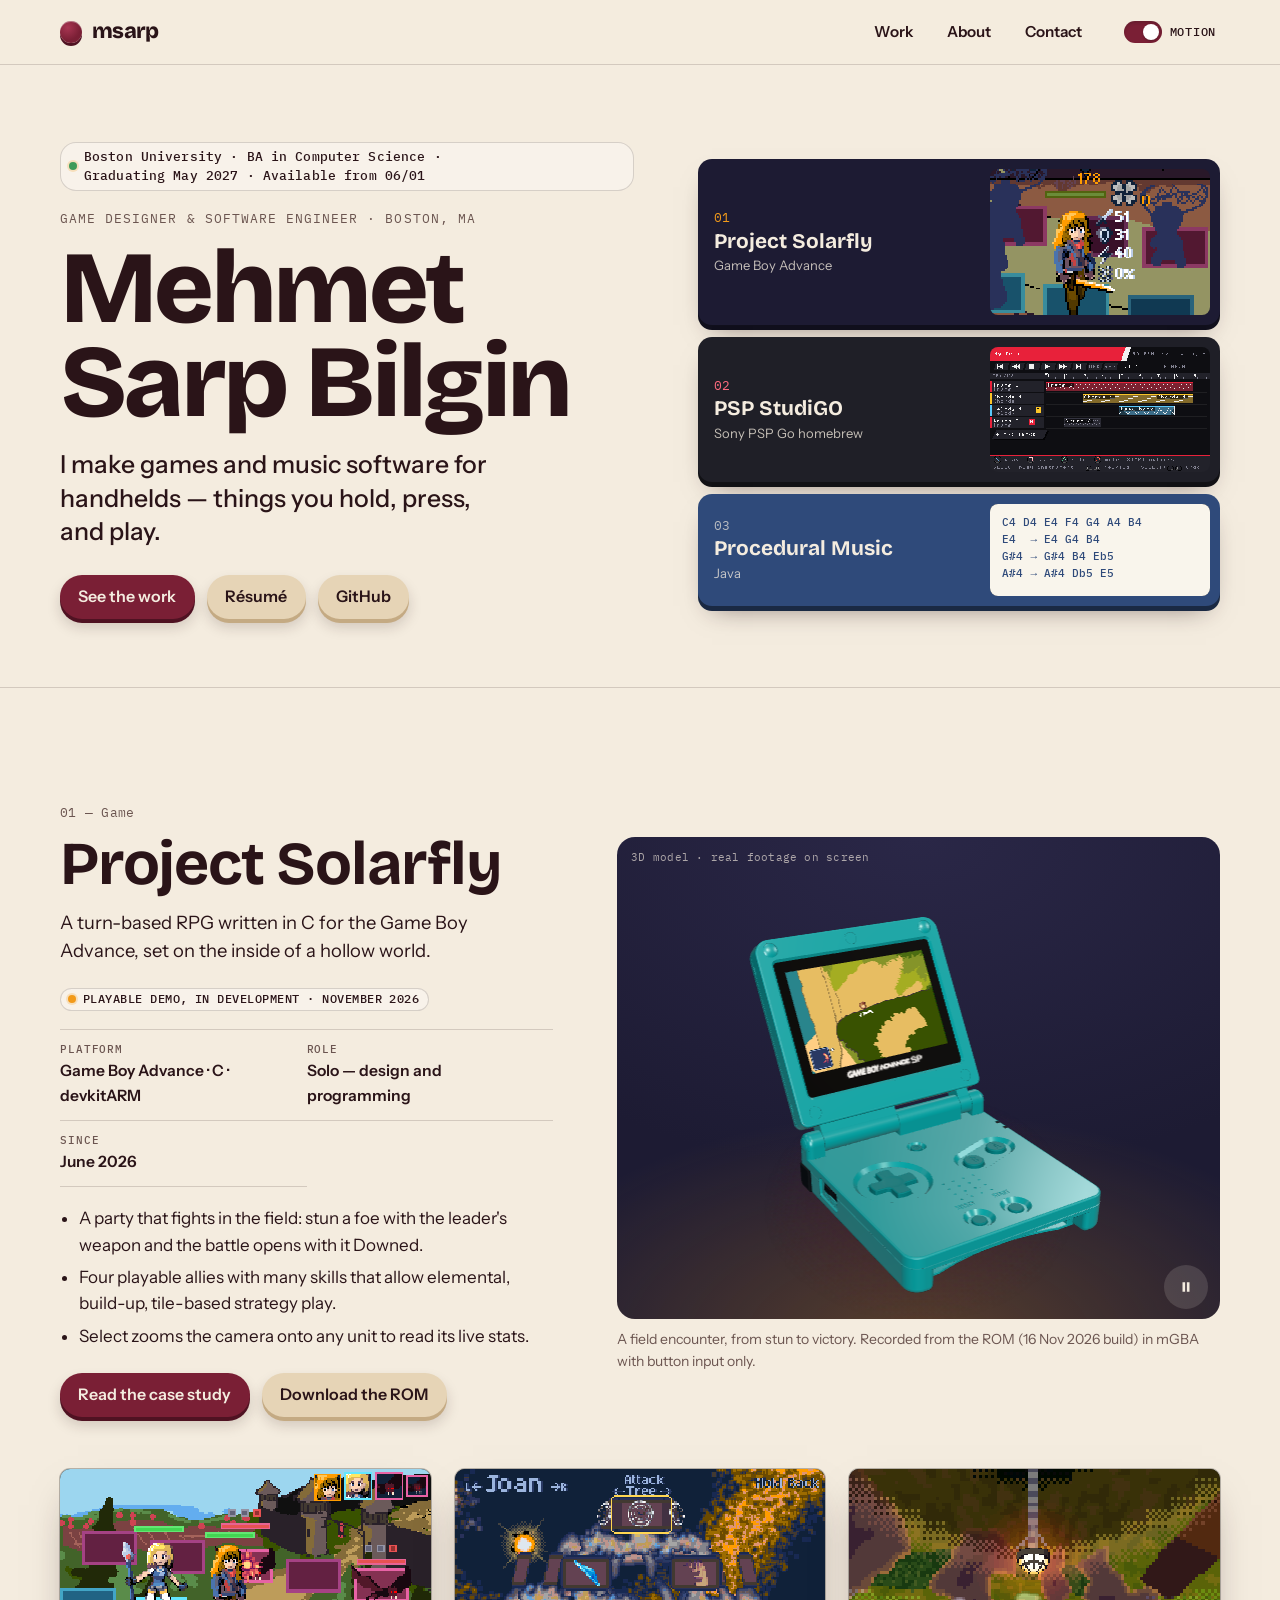
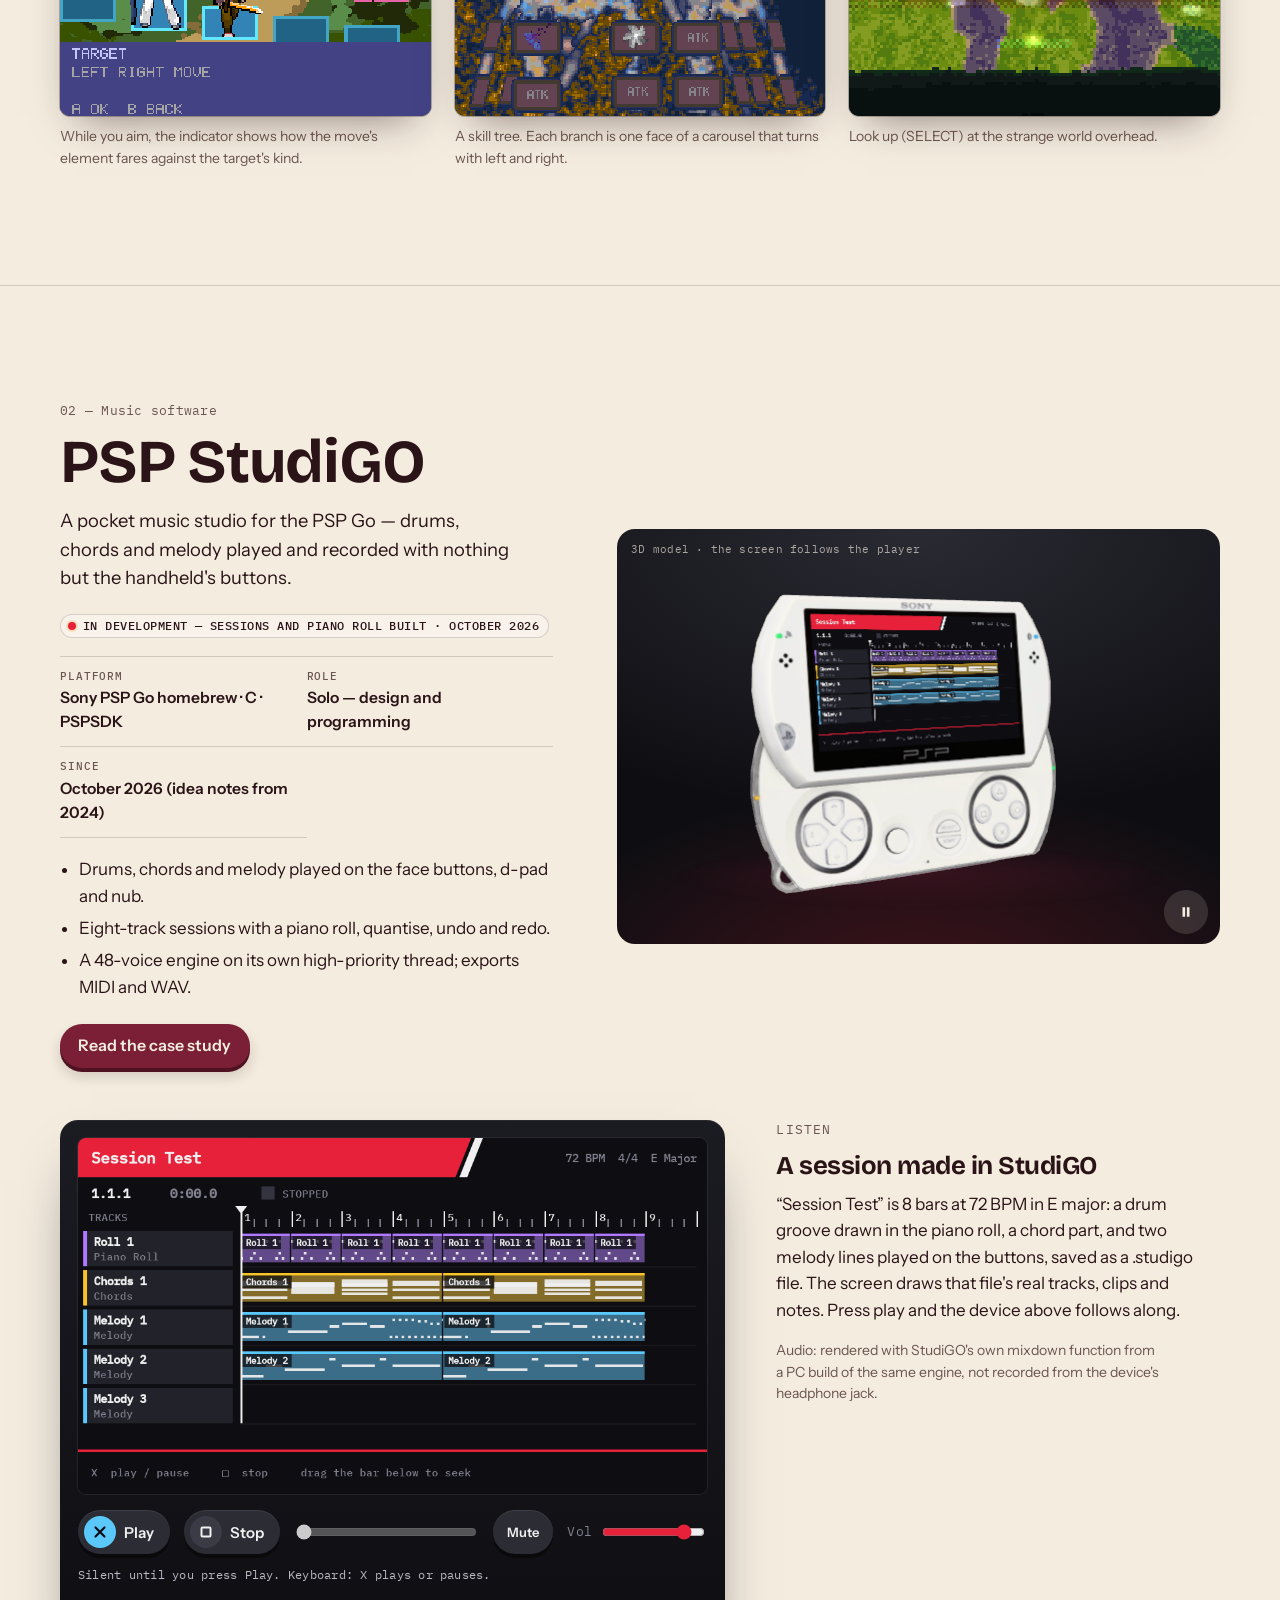
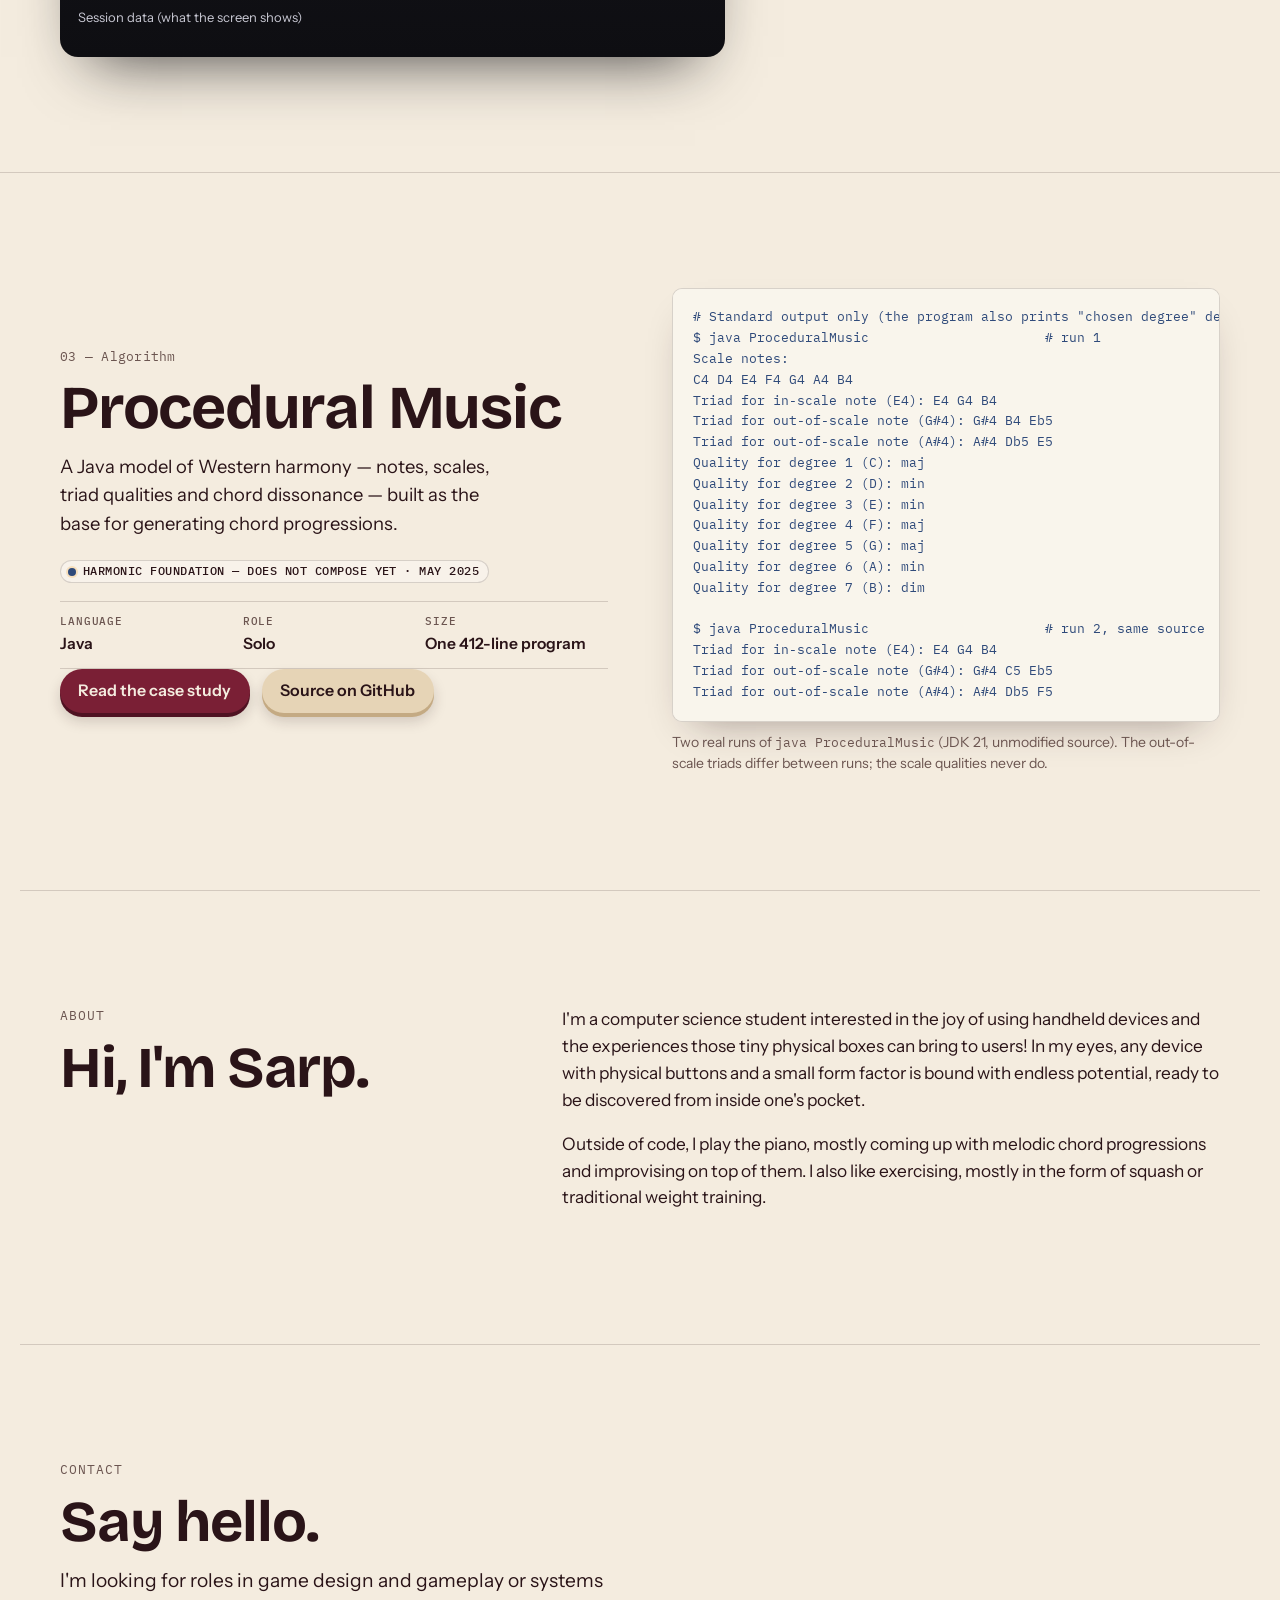
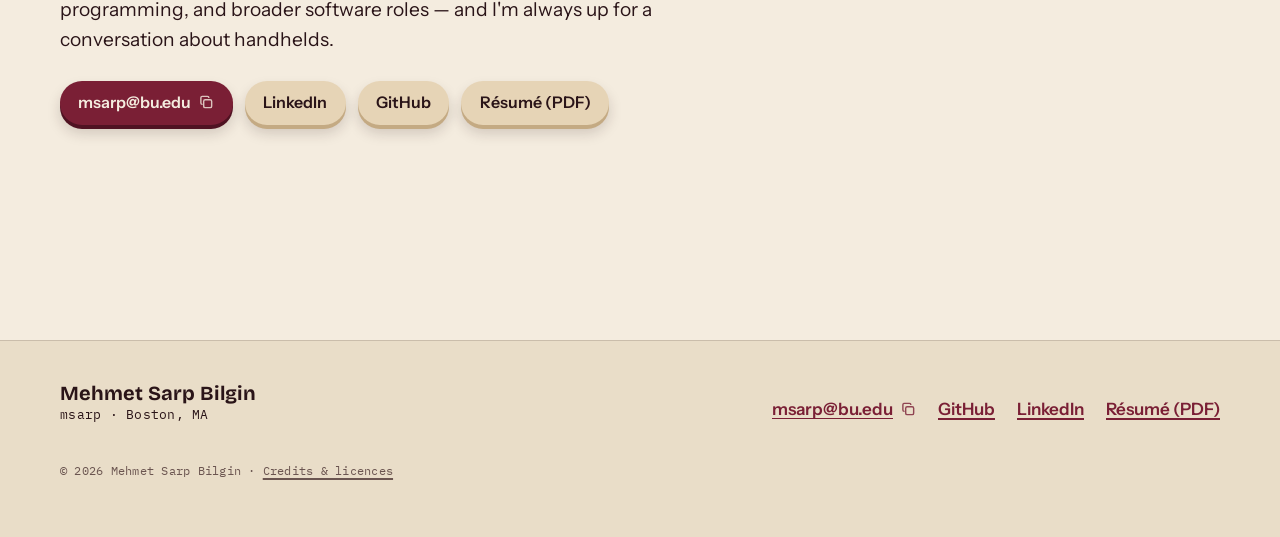
<file: index.html>
<!DOCTYPE html><html lang="en" data-motion="on"> <head><meta charset="utf-8"><meta name="viewport" content="width=device-width, initial-scale=1"><title>Mehmet Sarp Bilgin — games and music software for handhelds</title><meta name="description" content="Mehmet Sarp Bilgin (msarp) builds games and music software for handhelds: Project Solarfly for the Game Boy Advance, PSP StudiGO for the PSP Go, and Procedural Music in Java."><link rel="canonical" href="https://msrpblgn.github.io/"><meta name="theme-color" content="#f4ecdf"><link rel="icon" href="/favicon.svg" type="image/svg+xml"><link rel="icon" href="/favicon-32.png" sizes="32x32" type="image/png"><link rel="apple-touch-icon" href="/apple-touch-icon.png"><meta property="og:type" content="website"><meta property="og:site_name" content="Mehmet Sarp Bilgin"><meta property="og:title" content="Mehmet Sarp Bilgin — games and music software for handhelds"><meta property="og:description" content="Mehmet Sarp Bilgin (msarp) builds games and music software for handhelds: Project Solarfly for the Game Boy Advance, PSP StudiGO for the PSP Go, and Procedural Music in Java."><meta property="og:url" content="https://msrpblgn.github.io/"><meta property="og:image" content="https://msrpblgn.github.io/og/home.png"><meta property="og:image:width" content="1200"><meta property="og:image:height" content="630"><meta property="og:image:alt" content="Mehmet Sarp Bilgin — portfolio"><meta name="twitter:card" content="summary_large_image"><script>
      // Motion preference before first paint: a saved choice wins, otherwise follow the OS setting.
      (function () {
        var saved = null;
        try { saved = localStorage.getItem('msarp-motion'); } catch (e) {}
        var reduce = window.matchMedia && matchMedia('(prefers-reduced-motion: reduce)').matches;
        document.documentElement.dataset.motion = saved || (reduce ? 'off' : 'on');
      })();
    </script><link rel="stylesheet" href="/_astro/Base.K5g95GQT.css"><link rel="stylesheet" href="/_astro/PocketPlayer.DDP7gGrs.css"><link rel="stylesheet" href="/_astro/index.BCCN9X_T.css"></head> <body> <a class="skip-link" href="#main">Skip to content</a> <header class="site-header" data-astro-cid-3ef6ksr2> <div class="wrap site-header__inner" data-astro-cid-3ef6ksr2> <a class="wordmark" href="/" aria-label="msarp — home" data-astro-cid-3ef6ksr2> <span class="wordmark__key" aria-hidden="true" data-astro-cid-3ef6ksr2></span> <span data-astro-cid-3ef6ksr2>msarp</span> </a> <nav aria-label="Main" data-astro-cid-3ef6ksr2> <ul class="nav" data-astro-cid-3ef6ksr2> <li data-astro-cid-3ef6ksr2><a href="/#work" data-astro-cid-3ef6ksr2>Work</a></li><li data-astro-cid-3ef6ksr2><a href="/#about" data-astro-cid-3ef6ksr2>About</a></li><li data-astro-cid-3ef6ksr2><a href="/#contact" data-astro-cid-3ef6ksr2>Contact</a></li> </ul> </nav> <button class="motion-switch" type="button" data-motion-toggle aria-pressed="false" data-astro-cid-3ef6ksr2> <span class="motion-switch__track" aria-hidden="true" data-astro-cid-3ef6ksr2><span class="motion-switch__knob" data-astro-cid-3ef6ksr2></span></span> <span class="motion-switch__label" data-astro-cid-3ef6ksr2>Motion</span> </button> </div> </header> <main id="main" tabindex="-1">   <section class="hero wrap" aria-labelledby="hero-name" data-astro-cid-j7pv25f6> <div class="hero__id" data-astro-cid-j7pv25f6> <p class="chip hero__status" data-astro-cid-j7pv25f6> <span data-astro-cid-j7pv25f6><span class="hero__status-part" data-astro-cid-j7pv25f6>Boston University</span> · <span class="hero__status-part" data-astro-cid-j7pv25f6>BA in Computer Science</span> · <span class="hero__status-part" data-astro-cid-j7pv25f6>Graduating May 2027</span> · <span class="hero__status-part" data-astro-cid-j7pv25f6>Available from 06/01</span></span> </p> <p class="eyebrow" data-astro-cid-j7pv25f6>Game designer &amp; software engineer · Boston, MA</p> <h1 id="hero-name" data-astro-cid-j7pv25f6>Mehmet Sarp Bilgin</h1> <p class="hero__line" data-astro-cid-j7pv25f6>I make games and music software for handhelds — things you hold, press, and play.</p> <div class="btn-row" data-astro-cid-j7pv25f6> <a class="btn" href="#work" data-astro-cid-j7pv25f6>See the work</a> <a class="btn btn--quiet" href="/resume.pdf" data-astro-cid-j7pv25f6>Résumé</a> <a class="btn btn--quiet" href="https://github.com/msrpblgn" data-astro-cid-j7pv25f6>GitHub</a> </div> </div> <nav class="rack" aria-label="Projects" data-astro-cid-j7pv25f6> <ol data-astro-cid-j7pv25f6> <li data-astro-cid-j7pv25f6> <a class="cart cart--solarfly" href="/projects/solarfly/" data-astro-cid-j7pv25f6> <span class="cart__label" data-astro-cid-j7pv25f6> <span class="mono cart__num" data-astro-cid-j7pv25f6>01</span> <span class="cart__title" data-astro-cid-j7pv25f6>Project Solarfly</span> <span class="cart__plat" data-astro-cid-j7pv25f6>Game Boy Advance</span> </span> <span class="cart__window" aria-hidden="true" data-astro-cid-j7pv25f6> <img src="/media/solarfly/solarfly-status-joan.png" alt="" width="240" height="160" class="pixel" loading="eager" data-astro-cid-j7pv25f6> </span> </a> </li><li data-astro-cid-j7pv25f6> <a class="cart cart--studigo" href="/projects/studigo/" data-astro-cid-j7pv25f6> <span class="cart__label" data-astro-cid-j7pv25f6> <span class="mono cart__num" data-astro-cid-j7pv25f6>02</span> <span class="cart__title" data-astro-cid-j7pv25f6>PSP StudiGO</span> <span class="cart__plat" data-astro-cid-j7pv25f6>Sony PSP Go homebrew</span> </span> <span class="cart__window" aria-hidden="true" data-astro-cid-j7pv25f6> <img src="/media/studigo/ui-session.png" alt="" width="960" height="544" class="pixel" loading="eager" data-astro-cid-j7pv25f6> </span> </a> </li><li data-astro-cid-j7pv25f6> <a class="cart cart--procedural" href="/projects/procedural-music/" data-astro-cid-j7pv25f6> <span class="cart__label" data-astro-cid-j7pv25f6> <span class="mono cart__num" data-astro-cid-j7pv25f6>03</span> <span class="cart__title" data-astro-cid-j7pv25f6>Procedural Music</span> <span class="cart__plat" data-astro-cid-j7pv25f6>Java</span> </span> <span class="cart__window" aria-hidden="true" data-astro-cid-j7pv25f6> <span class="cart__code" data-astro-cid-j7pv25f6>C4 D4 E4 F4 G4 A4 B4
E4  → E4 G4 B4
G#4 → G#4 B4 Eb5
A#4 → A#4 Db5 E5</span> </span> </a> </li> </ol> </nav> </section>  <div id="work" data-astro-cid-j7pv25f6> <!-- 01 Solarfly --> <section class="feature feature--solarfly section" aria-labelledby="f-solarfly" data-astro-cid-j7pv25f6> <div class="wrap feature__grid" data-astro-cid-j7pv25f6> <div class="feature__text" data-astro-cid-j7pv25f6> <p class="mono feature__num" data-astro-cid-j7pv25f6>01 — Game</p> <h2 id="f-solarfly" data-astro-cid-j7pv25f6>Project Solarfly</h2> <p class="feature__tagline" data-astro-cid-j7pv25f6>A turn-based RPG written in C for the Game Boy Advance, set on the inside of a hollow world.</p> <p class="chip" data-astro-cid-j7pv25f6>Playable demo, in development · November 2026</p> <dl class="specs" data-astro-cid-j7pv25f6> <div data-astro-cid-j7pv25f6><dt data-astro-cid-j7pv25f6>Platform</dt><dd data-astro-cid-j7pv25f6>Game Boy Advance · C · devkitARM</dd></div><div data-astro-cid-j7pv25f6><dt data-astro-cid-j7pv25f6>Role</dt><dd data-astro-cid-j7pv25f6>Solo — design and programming</dd></div><div data-astro-cid-j7pv25f6><dt data-astro-cid-j7pv25f6>Since</dt><dd data-astro-cid-j7pv25f6>June 2026</dd></div> </dl> <ul class="feature__points" data-astro-cid-j7pv25f6> <li data-astro-cid-j7pv25f6>A party that fights in the field: stun a foe with the leader's weapon and the battle opens with it Downed.</li> <li data-astro-cid-j7pv25f6>Four playable allies with many skills that allow elemental, build-up, tile-based strategy play.</li> <li data-astro-cid-j7pv25f6>Select zooms the camera onto any unit to read its live stats.</li> </ul> <div class="btn-row" data-astro-cid-j7pv25f6> <a class="btn" href="/projects/solarfly/" data-astro-cid-j7pv25f6>Read the case study</a> <a class="btn btn--quiet" href="https://github.com/msrpblgn/Project-Solarfly-Demo/raw/main/build/project_solarfly_gba.gba" data-astro-cid-j7pv25f6>Download the ROM</a> </div> </div> <div class="feature__media" data-astro-cid-j7pv25f6> <div class="stage stage--gba-sp" data-device="gba-sp" data-screen-video="/media/solarfly/solarfly-encounter" data-screen-poster="/media/solarfly/solarfly-encounter-poster.png" data-screen-aspect="1.5" data-astro-cid-mqjjhnbj> <p class="visually-hidden" data-astro-cid-mqjjhnbj>A 3D model of a teal Game Boy Advance SP, slowly turning. Its screen plays real Solarfly footage: a field encounter, from stunning a bat to winning the battle.</p> <div class="stage__fallback" data-astro-cid-mqjjhnbj> <div class="stage__bezel" data-astro-cid-mqjjhnbj> <figure class="media" data-astro-cid-pt4riy3x> <div class="media-frame" style="aspect-ratio: 960 / 640" data-astro-cid-pt4riy3x>  <video id="media-solarfly-encounter" class="pixel" width="960" height="640" poster="/media/solarfly/solarfly-encounter-poster.png" preload="none" controls muted playsinline data-loop aria-label="Joan and Maren on a cliff path. Joan's slash stuns a bat; she walks into it and a battle opens: “Caught off guard! You move first!” Joan and Maren each attack, the log fills in beside the menu, and the party is back on the path." data-astro-cid-pt4riy3x> <source src="/media/solarfly/solarfly-encounter.webm" type="video/webm" data-astro-cid-pt4riy3x> <source src="/media/solarfly/solarfly-encounter.mp4" type="video/mp4" data-astro-cid-pt4riy3x> <a href="/media/solarfly/solarfly-encounter.mp4" data-astro-cid-pt4riy3x>Download the video</a> </video> <button class="media-toggle" type="button" data-media-toggle hidden data-astro-cid-pt4riy3x>Play</button><div class="media-fail" data-media-fail hidden role="status" data-astro-cid-pt4riy3x> <span data-astro-cid-pt4riy3x>The video didn't load.</span> <button class="btn btn--dark btn--sm" type="button" data-media-retry data-astro-cid-pt4riy3x>Retry</button> <a class="media-fail__link" href="/media/solarfly/solarfly-encounter.mp4" data-astro-cid-pt4riy3x>Open the file</a> </div>  </div>   </figure> </div> </div> <canvas class="stage__canvas" aria-hidden="true" data-astro-cid-mqjjhnbj></canvas> <span class="mono stage__note" aria-hidden="true" data-astro-cid-mqjjhnbj>3D model · real footage on screen</span> <div class="stage__bar" data-astro-cid-mqjjhnbj> <button class="stage__motion" type="button" data-motion-toggle aria-pressed="true" data-astro-cid-mqjjhnbj> <svg class="i-pause" viewBox="0 0 16 16" aria-hidden="true" data-astro-cid-mqjjhnbj><path fill="currentColor" d="M4 2.5h3v11H4zm5 0h3v11H9z" data-astro-cid-mqjjhnbj></path></svg> <svg class="i-play" viewBox="0 0 16 16" aria-hidden="true" data-astro-cid-mqjjhnbj><path fill="currentColor" d="M4 2.5v11l9-5.5z" data-astro-cid-mqjjhnbj></path></svg> <span class="visually-hidden" data-astro-cid-mqjjhnbj>Motion</span> </button> </div> </div> <p class="feature__cap" data-astro-cid-j7pv25f6>A field encounter, from stun to victory. Recorded from the ROM (16 Nov 2026 build) in mGBA with button input only.</p> </div> </div> <div class="wrap" data-astro-cid-j7pv25f6> <ul class="strip" data-astro-cid-j7pv25f6> <li data-astro-cid-j7pv25f6><figure class="media" data-astro-cid-pt4riy3x> <div class="media-frame" style="aspect-ratio: 240 / 160" data-astro-cid-pt4riy3x> <img src="/media/solarfly/solarfly-target-indicator.png" alt="Aiming Joan's attack at a Downed bat: a red starburst over it marks Might as Highly Effective." width="240" height="160" class="pixel" loading="lazy" decoding="async" data-astro-cid-pt4riy3x> </div> <figcaption data-astro-cid-pt4riy3x>While you aim, the indicator shows how the move's element fares against the target's kind.</figcaption>  </figure></li><li data-astro-cid-j7pv25f6><figure class="media" data-astro-cid-pt4riy3x> <div class="media-frame" style="aspect-ratio: 240 / 160" data-astro-cid-pt4riy3x> <img src="/media/solarfly/solarfly-skill-tree.png" alt="Joan's skill tree drawn as a cone of move cards under a night sky full of golden solarflies." width="240" height="160" class="pixel" loading="lazy" decoding="async" data-astro-cid-pt4riy3x> </div> <figcaption data-astro-cid-pt4riy3x>A skill tree. Each branch is one face of a carousel that turns with left and right.</figcaption>  </figure></li><li data-astro-cid-j7pv25f6><figure class="media" data-astro-cid-pt4riy3x> <div class="media-frame" style="aspect-ratio: 240 / 160" data-astro-cid-pt4riy3x> <img src="/media/solarfly/solarfly-look-up-lamp.png" alt="Looking up from Foraois: the Lamp hangs on its chain over the green and blue far side of the hollow world." width="240" height="160" class="pixel" loading="lazy" decoding="async" data-astro-cid-pt4riy3x> </div> <figcaption data-astro-cid-pt4riy3x>Look up (SELECT) at the strange world overhead.</figcaption>  </figure></li> </ul> </div> </section> <!-- 02 StudiGO --> <section class="feature feature--studigo section" aria-labelledby="f-studigo" data-astro-cid-j7pv25f6> <div class="wrap feature__grid" data-astro-cid-j7pv25f6> <div class="feature__text" data-astro-cid-j7pv25f6> <p class="mono feature__num" data-astro-cid-j7pv25f6>02 — Music software</p> <h2 id="f-studigo" data-astro-cid-j7pv25f6>PSP StudiGO</h2> <p class="feature__tagline" data-astro-cid-j7pv25f6>A pocket music studio for the PSP Go — drums, chords and melody played and recorded with nothing but the handheld&#39;s buttons.</p> <p class="chip chip--studigo" data-astro-cid-j7pv25f6>In development — sessions and piano roll built · October 2026</p> <dl class="specs" data-astro-cid-j7pv25f6> <div data-astro-cid-j7pv25f6><dt data-astro-cid-j7pv25f6>Platform</dt><dd data-astro-cid-j7pv25f6>Sony PSP Go homebrew · C · PSPSDK</dd></div><div data-astro-cid-j7pv25f6><dt data-astro-cid-j7pv25f6>Role</dt><dd data-astro-cid-j7pv25f6>Solo — design and programming</dd></div><div data-astro-cid-j7pv25f6><dt data-astro-cid-j7pv25f6>Since</dt><dd data-astro-cid-j7pv25f6>October 2026 (idea notes from 2024)</dd></div> </dl> <ul class="feature__points" data-astro-cid-j7pv25f6> <li data-astro-cid-j7pv25f6>Drums, chords and melody played on the face buttons, d-pad and nub.</li> <li data-astro-cid-j7pv25f6>Eight-track sessions with a piano roll, quantise, undo and redo.</li> <li data-astro-cid-j7pv25f6>A 48-voice engine on its own high-priority thread; exports MIDI and WAV.</li> </ul> <div class="btn-row" data-astro-cid-j7pv25f6> <a class="btn" href="/projects/studigo/" data-astro-cid-j7pv25f6>Read the case study</a> </div> </div> <div class="feature__media" data-astro-cid-j7pv25f6> <div class="stage stage--psp-go" data-device="psp-go" data-screen-image="/media/studigo/ui-session.png" data-screen-canvas="#session-canvas" data-screen-aspect="1.7647058823529411" data-astro-cid-mqjjhnbj> <p class="visually-hidden" data-astro-cid-mqjjhnbj>A 3D model of a white PSP Go whose screen slides up over the controls and back down. Its screen mirrors the session player below.</p> <div class="stage__fallback" data-astro-cid-mqjjhnbj> <div class="stage__bezel" data-astro-cid-mqjjhnbj> <figure class="media" data-astro-cid-pt4riy3x> <div class="media-frame" style="aspect-ratio: 960 / 544" data-astro-cid-pt4riy3x> <img src="/media/studigo/ui-session.png" alt="StudiGO's arrangement view: a red header reading My Track, transport buttons, and four tracks — Drums 1, Chords 1, Melody 1, Drums 2 — with coloured clips on a bar ruler." width="960" height="544" class="pixel" loading="lazy" decoding="async" data-astro-cid-pt4riy3x> </div>   </figure> </div> </div> <canvas class="stage__canvas" aria-hidden="true" data-astro-cid-mqjjhnbj></canvas> <span class="mono stage__note" aria-hidden="true" data-astro-cid-mqjjhnbj>3D model · the screen follows the player</span> <div class="stage__bar" data-astro-cid-mqjjhnbj> <button class="stage__motion" type="button" data-motion-toggle aria-pressed="true" data-astro-cid-mqjjhnbj> <svg class="i-pause" viewBox="0 0 16 16" aria-hidden="true" data-astro-cid-mqjjhnbj><path fill="currentColor" d="M4 2.5h3v11H4zm5 0h3v11H9z" data-astro-cid-mqjjhnbj></path></svg> <svg class="i-play" viewBox="0 0 16 16" aria-hidden="true" data-astro-cid-mqjjhnbj><path fill="currentColor" d="M4 2.5v11l9-5.5z" data-astro-cid-mqjjhnbj></path></svg> <span class="visually-hidden" data-astro-cid-mqjjhnbj>Motion</span> </button> </div> </div> </div> </div> <div class="wrap listen" data-astro-cid-j7pv25f6> <div class="listen__player" data-astro-cid-j7pv25f6> <section class="pp on-dark" data-pocket-player data-session="{&quot;name&quot;:&quot;Session Test&quot;,&quot;bpm&quot;:72,&quot;sigNum&quot;:4,&quot;sigDen&quot;:4,&quot;keyRoot&quot;:4,&quot;keyScale&quot;:0,&quot;ppq&quot;:960,&quot;end&quot;:30720,&quot;barTicks&quot;:3840,&quot;tracks&quot;:[{&quot;name&quot;:&quot;Roll 1&quot;,&quot;type&quot;:&quot;Piano Roll&quot;,&quot;mute&quot;:0,&quot;solo&quot;:0,&quot;volume&quot;:0.6,&quot;pan&quot;:0},{&quot;name&quot;:&quot;Chords 1&quot;,&quot;type&quot;:&quot;Chords&quot;,&quot;mute&quot;:0,&quot;solo&quot;:0,&quot;volume&quot;:0.55,&quot;pan&quot;:-0.3},{&quot;name&quot;:&quot;Melody 1&quot;,&quot;type&quot;:&quot;Melody&quot;,&quot;mute&quot;:0,&quot;solo&quot;:0,&quot;volume&quot;:1,&quot;pan&quot;:0.6},{&quot;name&quot;:&quot;Melody 2&quot;,&quot;type&quot;:&quot;Melody&quot;,&quot;mute&quot;:0,&quot;solo&quot;:0,&quot;volume&quot;:0.4,&quot;pan&quot;:0},{&quot;name&quot;:&quot;Melody 3&quot;,&quot;type&quot;:&quot;Melody&quot;,&quot;mute&quot;:0,&quot;solo&quot;:0,&quot;volume&quot;:0.9,&quot;pan&quot;:0}],&quot;clips&quot;:[{&quot;name&quot;:&quot;Roll 1&quot;,&quot;track&quot;:0,&quot;start&quot;:0,&quot;length&quot;:3840,&quot;notes&quot;:[[0,240,36,100,4],[0,240,42,100,4],[720,240,36,100,4],[960,240,42,100,4],[960,240,38,100,4],[1440,240,36,100,4],[1920,240,42,100,4],[2640,240,36,100,4],[2880,240,42,100,4],[2880,240,38,100,4],[3120,240,36,100,4]]},{&quot;name&quot;:&quot;Roll 1&quot;,&quot;track&quot;:0,&quot;start&quot;:3840,&quot;length&quot;:3840,&quot;notes&quot;:[[0,240,36,100,4],[0,240,42,100,4],[720,240,36,100,4],[960,240,42,100,4],[960,240,38,100,4],[1440,240,36,100,4],[1920,240,42,100,4],[2640,240,36,100,4],[2880,240,42,100,4],[2880,240,38,100,4],[3120,240,36,100,4]]},{&quot;name&quot;:&quot;Roll 1&quot;,&quot;track&quot;:0,&quot;start&quot;:7680,&quot;length&quot;:3840,&quot;notes&quot;:[[0,240,36,100,4],[0,240,42,100,4],[720,240,36,100,4],[960,240,42,100,4],[960,240,38,100,4],[1440,240,36,100,4],[1920,240,42,100,4],[2640,240,36,100,4],[2880,240,42,100,4],[2880,240,38,100,4],[3120,240,36,100,4]]},{&quot;name&quot;:&quot;Roll 1&quot;,&quot;track&quot;:0,&quot;start&quot;:11520,&quot;length&quot;:3840,&quot;notes&quot;:[[0,240,36,100,4],[0,240,42,100,4],[720,240,36,100,4],[960,240,42,100,4],[960,240,38,100,4],[1440,240,36,100,4],[1920,240,42,100,4],[2640,240,36,100,4],[2880,240,42,100,4],[2880,240,38,100,4],[3120,240,36,100,4]]},{&quot;name&quot;:&quot;Chords 1&quot;,&quot;track&quot;:1,&quot;start&quot;:0,&quot;length&quot;:15360,&quot;notes&quot;:[[0,3646,66,86,1],[0,3646,52,86,1],[0,3646,61,86,1],[0,3646,40,86,1],[3840,3381,59,86,1],[3840,3381,62,86,1],[3840,3381,64,86,1],[3840,3381,48,86,1],[3840,3381,52,86,1],[3840,3381,57,86,1],[7680,3564,47,86,1],[7680,3564,54,86,1],[7680,3564,59,86,1],[7680,3564,61,86,1],[7680,3564,63,86,1],[7680,3564,68,86,1],[11520,3658,40,86,1],[11520,3658,52,86,1],[11520,3658,61,86,1],[11520,3658,66,86,1]]},{&quot;name&quot;:&quot;Melody 1&quot;,&quot;track&quot;:2,&quot;start&quot;:0,&quot;length&quot;:15360,&quot;notes&quot;:[[8,1478,40,95,1],[1670,244,40,95,1],[1887,1090,52,95,1],[3335,294,47,95,1],[3599,3090,44,95,1],[6746,825,47,95,1],[7705,1980,49,95,1],[9818,1204,47,95,1],[11303,237,40,95,1],[11514,217,52,95,1],[11728,227,40,95,1],[11995,204,52,95,1],[12206,237,40,95,1],[12470,224,52,95,1],[12707,221,40,95,1],[12961,188,52,95,1],[13172,258,40,95,1],[13453,194,51,95,1],[13684,230,40,95,1],[13941,174,51,95,1],[14165,218,40,95,1],[14383,197,49,95,1],[14613,254,40,95,1],[14881,210,49,95,1],[15111,181,40,95,1],[15335,25,52,95,1]]},{&quot;name&quot;:&quot;Melody 2&quot;,&quot;track&quot;:3,&quot;start&quot;:0,&quot;length&quot;:15360,&quot;notes&quot;:[[0,1843,64,95,1],[1920,1338,71,95,1],[3360,3123,68,95,1],[6720,581,75,95,1],[7680,2591,71,95,1],[10560,575,75,95,1],[11520,3705,71,95,1]]},{&quot;name&quot;:&quot;Roll 1&quot;,&quot;track&quot;:0,&quot;start&quot;:15360,&quot;length&quot;:3840,&quot;notes&quot;:[[0,240,36,100,4],[0,240,42,100,4],[720,240,36,100,4],[960,240,42,100,4],[960,240,38,100,4],[1440,240,36,100,4],[1920,240,42,100,4],[2640,240,36,100,4],[2880,240,42,100,4],[2880,240,38,100,4],[3120,240,36,100,4]]},{&quot;name&quot;:&quot;Roll 1&quot;,&quot;track&quot;:0,&quot;start&quot;:19200,&quot;length&quot;:3840,&quot;notes&quot;:[[0,240,36,100,4],[0,240,42,100,4],[720,240,36,100,4],[960,240,42,100,4],[960,240,38,100,4],[1440,240,36,100,4],[1920,240,42,100,4],[2640,240,36,100,4],[2880,240,42,100,4],[2880,240,38,100,4],[3120,240,36,100,4]]},{&quot;name&quot;:&quot;Roll 1&quot;,&quot;track&quot;:0,&quot;start&quot;:23040,&quot;length&quot;:3840,&quot;notes&quot;:[[0,240,36,100,4],[0,240,42,100,4],[720,240,36,100,4],[960,240,42,100,4],[960,240,38,100,4],[1440,240,36,100,4],[1920,240,42,100,4],[2640,240,36,100,4],[2880,240,42,100,4],[2880,240,38,100,4],[3120,240,36,100,4]]},{&quot;name&quot;:&quot;Roll 1&quot;,&quot;track&quot;:0,&quot;start&quot;:26880,&quot;length&quot;:3840,&quot;notes&quot;:[[0,240,36,100,4],[0,240,42,100,4],[720,240,36,100,4],[960,240,42,100,4],[960,240,38,100,4],[1440,240,36,100,4],[1920,240,42,100,4],[2640,240,36,100,4],[2880,240,42,100,4],[2880,240,38,100,4],[3120,240,36,100,4]]},{&quot;name&quot;:&quot;Chords 1&quot;,&quot;track&quot;:1,&quot;start&quot;:15360,&quot;length&quot;:15360,&quot;notes&quot;:[[0,3646,40,86,1],[0,3646,52,86,1],[0,3646,61,86,1],[0,3646,66,86,1],[3840,3381,48,86,1],[3840,3381,52,86,1],[3840,3381,57,86,1],[3840,3381,59,86,1],[3840,3381,62,86,1],[3840,3381,64,86,1],[7680,3564,47,86,1],[7680,3564,54,86,1],[7680,3564,59,86,1],[7680,3564,61,86,1],[7680,3564,63,86,1],[7680,3564,68,86,1],[11520,3658,40,86,1],[11520,3658,52,86,1],[11520,3658,61,86,1],[11520,3658,66,86,1]]},{&quot;name&quot;:&quot;Melody 1&quot;,&quot;track&quot;:2,&quot;start&quot;:15360,&quot;length&quot;:15360,&quot;notes&quot;:[[8,1478,40,95,1],[1670,244,40,95,1],[1887,1090,52,95,1],[3335,294,47,95,1],[3599,3090,44,95,1],[6746,825,47,95,1],[7705,1980,49,95,1],[9818,1204,47,95,1],[11303,237,40,95,1],[11514,217,52,95,1],[11728,227,40,95,1],[11995,204,52,95,1],[12206,237,40,95,1],[12470,224,52,95,1],[12707,221,40,95,1],[12961,188,52,95,1],[13172,258,40,95,1],[13453,194,51,95,1],[13684,230,40,95,1],[13941,174,51,95,1],[14165,218,40,95,1],[14383,197,49,95,1],[14613,254,40,95,1],[14881,210,49,95,1],[15111,181,40,95,1],[15335,25,52,95,1]]},{&quot;name&quot;:&quot;Melody 2&quot;,&quot;track&quot;:3,&quot;start&quot;:15360,&quot;length&quot;:15360,&quot;notes&quot;:[[0,1843,64,95,1],[1920,1338,71,95,1],[3360,3123,68,95,1],[6720,581,75,95,1],[7680,2591,71,95,1],[10560,575,75,95,1],[11520,3705,71,95,1]]}]}" aria-labelledby="session-title" data-astro-cid-oboqktdx> <h3 class="visually-hidden" id="session-title" data-astro-cid-oboqktdx>Play the StudiGO session “Session Test”</h3> <div class="pp__screen" data-astro-cid-oboqktdx> <canvas id="session-canvas" width="960" height="544" aria-hidden="true" data-astro-cid-oboqktdx></canvas> </div> <audio preload="none" data-sound data-astro-cid-oboqktdx> <source src="/media/studigo/studigo-session-test.m4a" type="audio/mp4" data-astro-cid-oboqktdx> <source src="/media/studigo/studigo-session-test.webm" type="audio/webm; codecs=opus" data-astro-cid-oboqktdx> </audio> <div class="pp__controls" data-astro-cid-oboqktdx> <button class="pp__key pp__key--play" type="button" data-play data-astro-cid-oboqktdx> <span class="pp__glyph" aria-hidden="true" data-astro-cid-oboqktdx> <svg viewBox="0 0 20 20" data-astro-cid-oboqktdx><path d="M5 5l10 10M15 5L5 15" stroke="currentColor" stroke-width="2.4" stroke-linecap="round" data-astro-cid-oboqktdx></path></svg> </span> <span data-label data-astro-cid-oboqktdx>Play</span> </button> <button class="pp__key" type="button" data-stop aria-label="Stop and return to the start" data-astro-cid-oboqktdx> <span class="pp__glyph" aria-hidden="true" data-astro-cid-oboqktdx> <svg viewBox="0 0 20 20" data-astro-cid-oboqktdx><rect x="5" y="5" width="10" height="10" rx="1" fill="none" stroke="currentColor" stroke-width="2.2" data-astro-cid-oboqktdx></rect></svg> </span> <span data-astro-cid-oboqktdx>Stop</span> </button> <label class="pp__seek" data-astro-cid-oboqktdx> <span class="visually-hidden" data-astro-cid-oboqktdx>Position in the session</span> <input type="range" min="0" max="1000" value="0" step="1" data-seek disabled data-astro-cid-oboqktdx> </label> <button class="pp__key pp__key--small" type="button" data-mute aria-pressed="false" data-astro-cid-oboqktdx> <span data-label data-astro-cid-oboqktdx>Mute</span> </button> <label class="pp__volume" data-astro-cid-oboqktdx> <span class="mono" data-astro-cid-oboqktdx>Vol</span> <input type="range" min="0" max="100" value="85" data-volume aria-label="Volume" data-astro-cid-oboqktdx> </label> </div> <p class="pp__status mono" data-status role="status" aria-live="polite" data-astro-cid-oboqktdx>Silent until you press Play. Keyboard: X plays or pauses.</p> <div class="pp__fail" data-fail hidden data-astro-cid-oboqktdx> <span data-astro-cid-oboqktdx>The audio didn't load.</span> <button class="btn btn--dark btn--sm" type="button" data-retry data-astro-cid-oboqktdx>Retry</button> </div> <details class="pp__data" data-astro-cid-oboqktdx> <summary data-astro-cid-oboqktdx>Session data (what the screen shows)</summary> <table data-astro-cid-oboqktdx> <caption class="visually-hidden" data-astro-cid-oboqktdx>Clips in Session Test, 72 BPM, 4/4</caption> <thead data-astro-cid-oboqktdx><tr data-astro-cid-oboqktdx><th scope="col" data-astro-cid-oboqktdx>Track</th><th scope="col" data-astro-cid-oboqktdx>Clip</th><th scope="col" data-astro-cid-oboqktdx>Starts</th><th scope="col" data-astro-cid-oboqktdx>Length</th><th scope="col" data-astro-cid-oboqktdx>Notes</th></tr></thead> <tbody data-astro-cid-oboqktdx> <tr data-astro-cid-oboqktdx> <td data-astro-cid-oboqktdx>Roll 1</td> <td data-astro-cid-oboqktdx>Roll 1</td> <td data-astro-cid-oboqktdx>0.00 s</td> <td data-astro-cid-oboqktdx>3.33 s</td> <td data-astro-cid-oboqktdx>11</td> </tr><tr data-astro-cid-oboqktdx> <td data-astro-cid-oboqktdx>Roll 1</td> <td data-astro-cid-oboqktdx>Roll 1</td> <td data-astro-cid-oboqktdx>3.33 s</td> <td data-astro-cid-oboqktdx>3.33 s</td> <td data-astro-cid-oboqktdx>11</td> </tr><tr data-astro-cid-oboqktdx> <td data-astro-cid-oboqktdx>Roll 1</td> <td data-astro-cid-oboqktdx>Roll 1</td> <td data-astro-cid-oboqktdx>6.67 s</td> <td data-astro-cid-oboqktdx>3.33 s</td> <td data-astro-cid-oboqktdx>11</td> </tr><tr data-astro-cid-oboqktdx> <td data-astro-cid-oboqktdx>Roll 1</td> <td data-astro-cid-oboqktdx>Roll 1</td> <td data-astro-cid-oboqktdx>10.00 s</td> <td data-astro-cid-oboqktdx>3.33 s</td> <td data-astro-cid-oboqktdx>11</td> </tr><tr data-astro-cid-oboqktdx> <td data-astro-cid-oboqktdx>Chords 1</td> <td data-astro-cid-oboqktdx>Chords 1</td> <td data-astro-cid-oboqktdx>0.00 s</td> <td data-astro-cid-oboqktdx>13.33 s</td> <td data-astro-cid-oboqktdx>20</td> </tr><tr data-astro-cid-oboqktdx> <td data-astro-cid-oboqktdx>Melody 1</td> <td data-astro-cid-oboqktdx>Melody 1</td> <td data-astro-cid-oboqktdx>0.00 s</td> <td data-astro-cid-oboqktdx>13.33 s</td> <td data-astro-cid-oboqktdx>26</td> </tr><tr data-astro-cid-oboqktdx> <td data-astro-cid-oboqktdx>Melody 2</td> <td data-astro-cid-oboqktdx>Melody 2</td> <td data-astro-cid-oboqktdx>0.00 s</td> <td data-astro-cid-oboqktdx>13.33 s</td> <td data-astro-cid-oboqktdx>7</td> </tr><tr data-astro-cid-oboqktdx> <td data-astro-cid-oboqktdx>Roll 1</td> <td data-astro-cid-oboqktdx>Roll 1</td> <td data-astro-cid-oboqktdx>13.33 s</td> <td data-astro-cid-oboqktdx>3.33 s</td> <td data-astro-cid-oboqktdx>11</td> </tr><tr data-astro-cid-oboqktdx> <td data-astro-cid-oboqktdx>Roll 1</td> <td data-astro-cid-oboqktdx>Roll 1</td> <td data-astro-cid-oboqktdx>16.67 s</td> <td data-astro-cid-oboqktdx>3.33 s</td> <td data-astro-cid-oboqktdx>11</td> </tr><tr data-astro-cid-oboqktdx> <td data-astro-cid-oboqktdx>Roll 1</td> <td data-astro-cid-oboqktdx>Roll 1</td> <td data-astro-cid-oboqktdx>20.00 s</td> <td data-astro-cid-oboqktdx>3.33 s</td> <td data-astro-cid-oboqktdx>11</td> </tr><tr data-astro-cid-oboqktdx> <td data-astro-cid-oboqktdx>Roll 1</td> <td data-astro-cid-oboqktdx>Roll 1</td> <td data-astro-cid-oboqktdx>23.33 s</td> <td data-astro-cid-oboqktdx>3.33 s</td> <td data-astro-cid-oboqktdx>11</td> </tr><tr data-astro-cid-oboqktdx> <td data-astro-cid-oboqktdx>Chords 1</td> <td data-astro-cid-oboqktdx>Chords 1</td> <td data-astro-cid-oboqktdx>13.33 s</td> <td data-astro-cid-oboqktdx>13.33 s</td> <td data-astro-cid-oboqktdx>20</td> </tr><tr data-astro-cid-oboqktdx> <td data-astro-cid-oboqktdx>Melody 1</td> <td data-astro-cid-oboqktdx>Melody 1</td> <td data-astro-cid-oboqktdx>13.33 s</td> <td data-astro-cid-oboqktdx>13.33 s</td> <td data-astro-cid-oboqktdx>26</td> </tr><tr data-astro-cid-oboqktdx> <td data-astro-cid-oboqktdx>Melody 2</td> <td data-astro-cid-oboqktdx>Melody 2</td> <td data-astro-cid-oboqktdx>13.33 s</td> <td data-astro-cid-oboqktdx>13.33 s</td> <td data-astro-cid-oboqktdx>7</td> </tr> </tbody> </table> </details> </section> <script type="module" src="/_astro/PocketPlayer.astro_astro_type_script_index_0_lang.CG1Q8vik.js"></script> </div> <div class="listen__about" data-astro-cid-j7pv25f6> <p class="eyebrow" data-astro-cid-j7pv25f6>Listen</p> <h3 data-astro-cid-j7pv25f6>A session made in StudiGO</h3> <p data-astro-cid-j7pv25f6> “Session Test” is 8 bars at 72 BPM in E major: a drum groove drawn in the piano roll, a chord part, and two melody lines played on the buttons, saved as a .studigo file. The screen draws that file's real tracks, clips and notes. Press play and the device above follows along.
</p> <p class="small" data-astro-cid-j7pv25f6>
Audio: rendered with StudiGO's own mixdown function from a PC build of the same engine, not recorded from the device's
            headphone jack.
</p> </div> </div> </section> <!-- 03 Procedural Music --> <section class="feature feature--procedural section" aria-labelledby="f-procedural" data-astro-cid-j7pv25f6> <div class="wrap feature__grid feature__grid--even" data-astro-cid-j7pv25f6> <div class="feature__text" data-astro-cid-j7pv25f6> <p class="mono feature__num" data-astro-cid-j7pv25f6>03 — Algorithm</p> <h2 id="f-procedural" data-astro-cid-j7pv25f6>Procedural Music</h2> <p class="feature__tagline" data-astro-cid-j7pv25f6>A Java model of Western harmony — notes, scales, triad qualities and chord dissonance — built as the base for generating chord progressions.</p> <p class="chip chip--procedural" data-astro-cid-j7pv25f6>Harmonic foundation — does not compose yet · May 2025</p> <dl class="specs" data-astro-cid-j7pv25f6> <div data-astro-cid-j7pv25f6><dt data-astro-cid-j7pv25f6>Language</dt><dd data-astro-cid-j7pv25f6>Java</dd></div><div data-astro-cid-j7pv25f6><dt data-astro-cid-j7pv25f6>Role</dt><dd data-astro-cid-j7pv25f6>Solo</dd></div><div data-astro-cid-j7pv25f6><dt data-astro-cid-j7pv25f6>Size</dt><dd data-astro-cid-j7pv25f6>One 412-line program</dd></div> </dl> <div class="btn-row" data-astro-cid-j7pv25f6> <a class="btn" href="/projects/procedural-music/" data-astro-cid-j7pv25f6>Read the case study</a> <a class="btn btn--quiet" href="https://github.com/msrpblgn/ProceduralMusic" data-astro-cid-j7pv25f6>Source on GitHub</a> </div> </div> <div class="feature__media" data-astro-cid-j7pv25f6> <figure class="media" data-astro-cid-pt4riy3x> <div class="transcript" role="img" aria-label="Console output of two runs listing the C major scale, the triads built from E, G sharp and A sharp, and the quality of each scale degree." data-astro-cid-pt4riy3x> <pre data-astro-cid-pt4riy3x># Standard output only (the program also prints &quot;chosen degree&quot; debug lines to stderr). Run 2 is abridged to its triad lines.
$ java ProceduralMusic                      # run 1
Scale notes:
C4 D4 E4 F4 G4 A4 B4
Triad for in-scale note (E4): E4 G4 B4
Triad for out-of-scale note (G#4): G#4 B4 Eb5
Triad for out-of-scale note (A#4): A#4 Db5 E5
Quality for degree 1 (C): maj
Quality for degree 2 (D): min
Quality for degree 3 (E): min
Quality for degree 4 (F): maj
Quality for degree 5 (G): maj
Quality for degree 6 (A): min
Quality for degree 7 (B): dim

$ java ProceduralMusic                      # run 2, same source
Triad for in-scale note (E4): E4 G4 B4
Triad for out-of-scale note (G#4): G#4 C5 Eb5
Triad for out-of-scale note (A#4): A#4 Db5 F5
</pre> </div> <figcaption data-astro-cid-pt4riy3x>Two real runs of <code>java ProceduralMusic</code> (JDK 21, unmodified source). The out-of-scale triads differ between runs; the scale qualities never do.</figcaption>  </figure> </div> </div> </section> </div>  <section class="section wrap about" id="about" aria-labelledby="about-title" data-astro-cid-j7pv25f6> <div data-astro-cid-j7pv25f6> <p class="eyebrow" data-astro-cid-j7pv25f6>About</p> <h2 id="about-title" data-astro-cid-j7pv25f6>Hi, I'm Sarp.</h2> </div> <div class="about__body" data-astro-cid-j7pv25f6> <p data-astro-cid-j7pv25f6>I&#39;m a computer science student interested in the joy of using handheld devices and the experiences those tiny physical boxes can bring to users! In my eyes, any device with physical buttons and a small form factor is bound with endless potential, ready to be discovered from inside one&#39;s pocket.</p><p data-astro-cid-j7pv25f6>Outside of code, I play the piano, mostly coming up with melodic chord progressions and improvising on top of them. I also like exercising, mostly in the form of squash or traditional weight training.</p> </div> </section> <section class="section wrap contact" id="contact" aria-labelledby="contact-title" data-astro-cid-j7pv25f6> <p class="eyebrow" data-astro-cid-j7pv25f6>Contact</p> <h2 id="contact-title" data-astro-cid-j7pv25f6>Say hello.</h2> <p class="contact__line" data-astro-cid-j7pv25f6>I'm looking for roles in game design and gameplay or systems programming, and broader software roles — and I'm always up for a conversation about handhelds.</p> <div class="btn-row" data-astro-cid-j7pv25f6> <button class="copy-email btn" type="button" data-copy-email="msarp@bu.edu" aria-label="Copy email address msarp@bu.edu" data-astro-cid-tdf7heui> <span data-copy-label data-astro-cid-tdf7heui>msarp@bu.edu</span> <svg class="copy-email__icon" viewBox="0 0 16 16" aria-hidden="true" data-astro-cid-tdf7heui> <rect x="5" y="5" width="8.5" height="8.5" rx="1.6" fill="none" stroke="currentColor" stroke-width="1.5" data-astro-cid-tdf7heui></rect> <path d="M10.5 3.2V3a1.5 1.5 0 0 0-1.5-1.5H3.5A1.5 1.5 0 0 0 2 3v5.5A1.5 1.5 0 0 0 3.5 10h.3" fill="none" stroke="currentColor" stroke-width="1.5" data-astro-cid-tdf7heui></path> </svg> </button> <a class="btn btn--quiet" href="https://www.linkedin.com/in/msarp-bilgin" data-astro-cid-j7pv25f6>LinkedIn</a> <a class="btn btn--quiet" href="https://github.com/msrpblgn" data-astro-cid-j7pv25f6>GitHub</a> <a class="btn btn--quiet" href="/resume.pdf" data-astro-cid-j7pv25f6>Résumé (PDF)</a> </div> </section>  </main> <footer class="site-footer" data-astro-cid-sz7xmlte> <div class="wrap site-footer__inner" data-astro-cid-sz7xmlte> <div data-astro-cid-sz7xmlte> <p class="site-footer__name" data-astro-cid-sz7xmlte>Mehmet Sarp Bilgin</p> <p class="mono" data-astro-cid-sz7xmlte>msarp · Boston, MA</p> </div> <ul class="site-footer__links" data-astro-cid-sz7xmlte> <li data-astro-cid-sz7xmlte><button class="copy-email copy-email--link" type="button" data-copy-email="msarp@bu.edu" aria-label="Copy email address msarp@bu.edu" data-astro-cid-tdf7heui> <span data-copy-label data-astro-cid-tdf7heui>msarp@bu.edu</span> <svg class="copy-email__icon" viewBox="0 0 16 16" aria-hidden="true" data-astro-cid-tdf7heui> <rect x="5" y="5" width="8.5" height="8.5" rx="1.6" fill="none" stroke="currentColor" stroke-width="1.5" data-astro-cid-tdf7heui></rect> <path d="M10.5 3.2V3a1.5 1.5 0 0 0-1.5-1.5H3.5A1.5 1.5 0 0 0 2 3v5.5A1.5 1.5 0 0 0 3.5 10h.3" fill="none" stroke="currentColor" stroke-width="1.5" data-astro-cid-tdf7heui></path> </svg> </button></li> <li data-astro-cid-sz7xmlte><a href="https://github.com/msrpblgn" data-astro-cid-sz7xmlte>GitHub</a></li> <li data-astro-cid-sz7xmlte><a href="https://www.linkedin.com/in/msarp-bilgin" data-astro-cid-sz7xmlte>LinkedIn</a></li> <li data-astro-cid-sz7xmlte><a href="/resume.pdf" data-astro-cid-sz7xmlte>Résumé (PDF)</a></li> </ul> <p class="mono site-footer__small" data-astro-cid-sz7xmlte>© 2026 Mehmet Sarp Bilgin · <a href="/credits/" data-astro-cid-sz7xmlte>Credits &amp; licences</a></p> </div> </footer> <p class="toast" data-toast role="status" aria-live="polite"></p> <script type="module" src="/_astro/Base.astro_astro_type_script_index_0_lang.CjeBUZTr.js"></script> </body> </html>
</file>
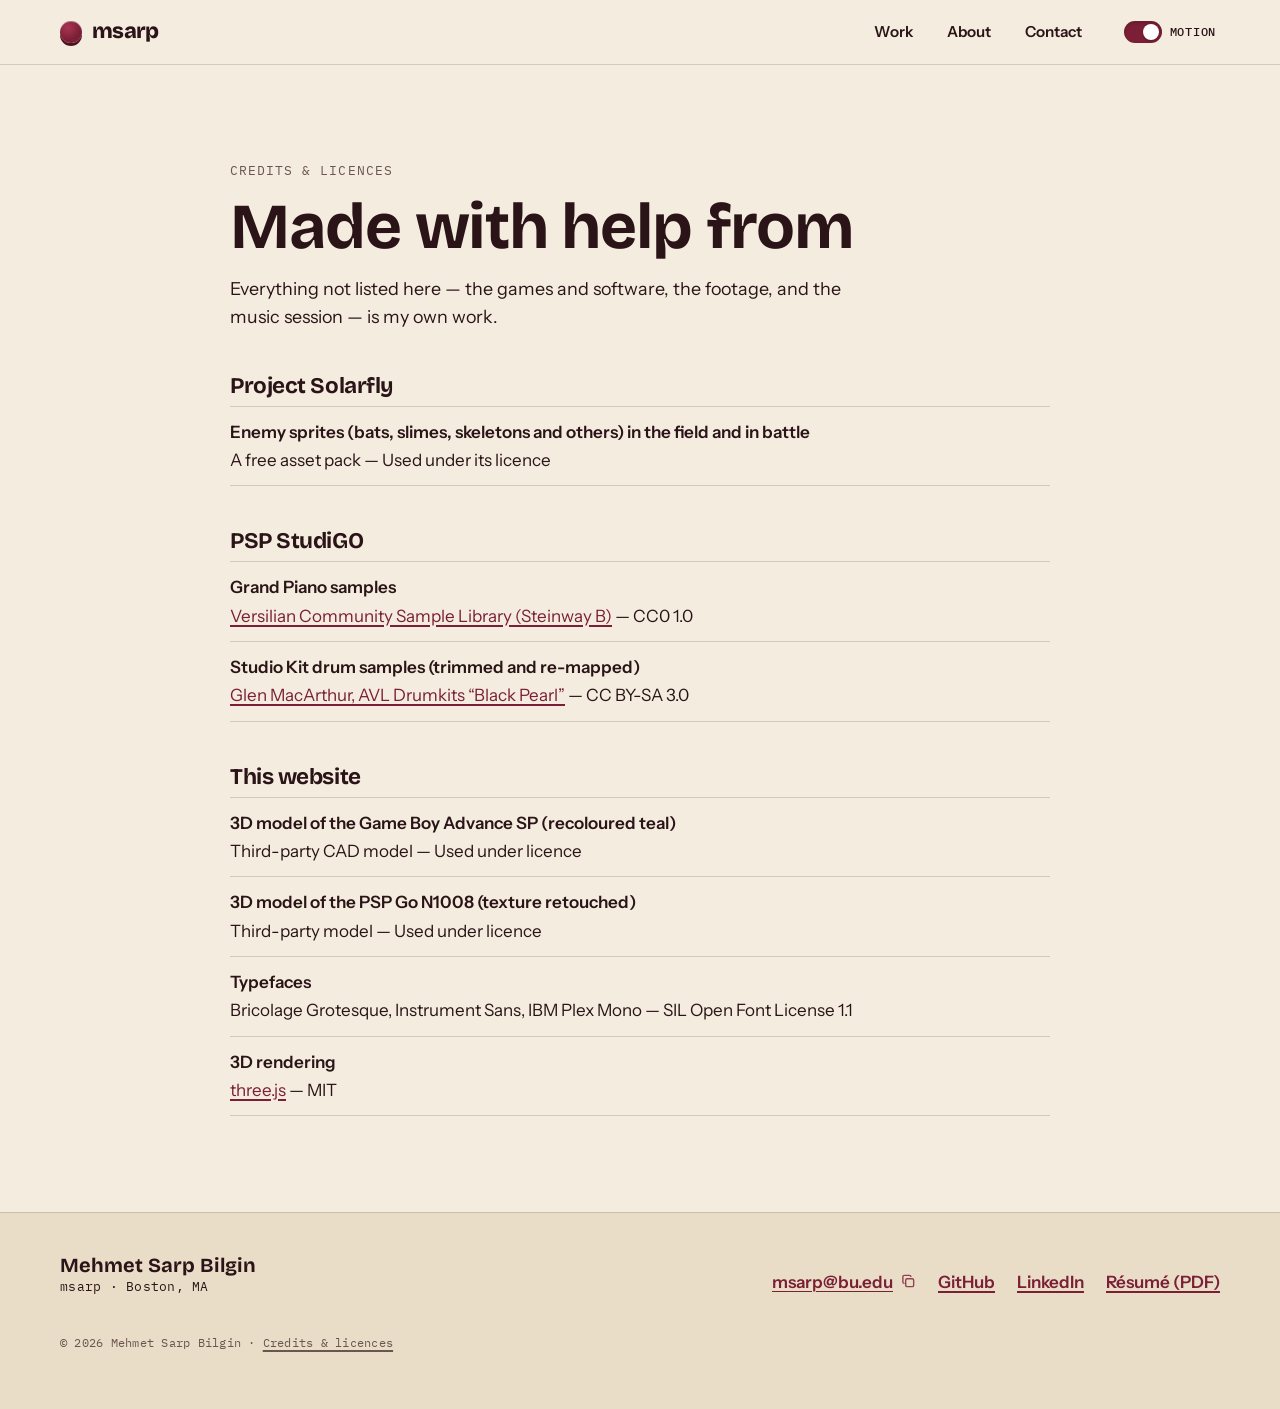
<file: credits/index.html>
<!DOCTYPE html><html lang="en" data-motion="on"> <head><meta charset="utf-8"><meta name="viewport" content="width=device-width, initial-scale=1"><title>Credits &amp; licences — Mehmet Sarp Bilgin</title><meta name="description" content="Third-party material used in the projects and on this site, with authors and licences."><link rel="canonical" href="https://msrpblgn.github.io/credits/"><meta name="theme-color" content="#f4ecdf"><link rel="icon" href="/favicon.svg" type="image/svg+xml"><link rel="icon" href="/favicon-32.png" sizes="32x32" type="image/png"><link rel="apple-touch-icon" href="/apple-touch-icon.png"><meta property="og:type" content="website"><meta property="og:site_name" content="Mehmet Sarp Bilgin"><meta property="og:title" content="Credits &amp; licences — Mehmet Sarp Bilgin"><meta property="og:description" content="Third-party material used in the projects and on this site, with authors and licences."><meta property="og:url" content="https://msrpblgn.github.io/credits/"><meta property="og:image" content="https://msrpblgn.github.io/og/home.png"><meta property="og:image:width" content="1200"><meta property="og:image:height" content="630"><meta property="og:image:alt" content="Mehmet Sarp Bilgin — portfolio"><meta name="twitter:card" content="summary_large_image"><script>
      // Motion preference before first paint: a saved choice wins, otherwise follow the OS setting.
      (function () {
        var saved = null;
        try { saved = localStorage.getItem('msarp-motion'); } catch (e) {}
        var reduce = window.matchMedia && matchMedia('(prefers-reduced-motion: reduce)').matches;
        document.documentElement.dataset.motion = saved || (reduce ? 'off' : 'on');
      })();
    </script><link rel="stylesheet" href="/_astro/Base.K5g95GQT.css"><style>.credits-page[data-astro-cid-cak72j2b]{max-width:calc(820px + 2 * var(--gutter));padding-block:clamp(40px,8vw,96px) 0}.credits-page[data-astro-cid-cak72j2b] h1[data-astro-cid-cak72j2b]{margin:10px 0 16px;font-size:clamp(2.2rem,6vw,4rem)}.credits-page__line[data-astro-cid-cak72j2b]{max-width:52ch;font-size:1.12rem}.credits-group[data-astro-cid-cak72j2b]{margin-top:clamp(28px,4vw,44px)}.credits-group[data-astro-cid-cak72j2b] h2[data-astro-cid-cak72j2b]{font-size:1.4rem;margin-bottom:8px}.credits-group[data-astro-cid-cak72j2b] ul[data-astro-cid-cak72j2b]{margin:0;padding:0;list-style:none;border-top:1px solid var(--line)}.credits-group[data-astro-cid-cak72j2b] li[data-astro-cid-cak72j2b]{display:grid;gap:2px;padding:12px 0;border-bottom:1px solid var(--line)}.credits-group__what[data-astro-cid-cak72j2b]{font-weight:600}
</style></head> <body> <a class="skip-link" href="#main">Skip to content</a> <header class="site-header" data-astro-cid-3ef6ksr2> <div class="wrap site-header__inner" data-astro-cid-3ef6ksr2> <a class="wordmark" href="/" aria-label="msarp — home" data-astro-cid-3ef6ksr2> <span class="wordmark__key" aria-hidden="true" data-astro-cid-3ef6ksr2></span> <span data-astro-cid-3ef6ksr2>msarp</span> </a> <nav aria-label="Main" data-astro-cid-3ef6ksr2> <ul class="nav" data-astro-cid-3ef6ksr2> <li data-astro-cid-3ef6ksr2><a href="/#work" data-astro-cid-3ef6ksr2>Work</a></li><li data-astro-cid-3ef6ksr2><a href="/#about" data-astro-cid-3ef6ksr2>About</a></li><li data-astro-cid-3ef6ksr2><a href="/#contact" data-astro-cid-3ef6ksr2>Contact</a></li> </ul> </nav> <button class="motion-switch" type="button" data-motion-toggle aria-pressed="false" data-astro-cid-3ef6ksr2> <span class="motion-switch__track" aria-hidden="true" data-astro-cid-3ef6ksr2><span class="motion-switch__knob" data-astro-cid-3ef6ksr2></span></span> <span class="motion-switch__label" data-astro-cid-3ef6ksr2>Motion</span> </button> </div> </header> <main id="main" tabindex="-1">  <section class="wrap credits-page" data-astro-cid-cak72j2b> <p class="eyebrow" data-astro-cid-cak72j2b>Credits &amp; licences</p> <h1 data-astro-cid-cak72j2b>Made with help from</h1> <p class="credits-page__line" data-astro-cid-cak72j2b>
Everything not listed here — the games and software, the footage, and the music session — is my own work.
</p> <section class="credits-group" aria-labelledby="c-solarfly" data-astro-cid-cak72j2b> <h2 id="c-solarfly" data-astro-cid-cak72j2b>Project Solarfly</h2> <ul data-astro-cid-cak72j2b> <li data-astro-cid-cak72j2b> <span class="credits-group__what" data-astro-cid-cak72j2b>Enemy sprites (bats, slimes, skeletons and others) in the field and in battle</span> <span data-astro-cid-cak72j2b>A free asset pack — Used under its licence</span> </li> </ul> </section><section class="credits-group" aria-labelledby="c-studigo" data-astro-cid-cak72j2b> <h2 id="c-studigo" data-astro-cid-cak72j2b>PSP StudiGO</h2> <ul data-astro-cid-cak72j2b> <li data-astro-cid-cak72j2b> <span class="credits-group__what" data-astro-cid-cak72j2b>Grand Piano samples</span> <span data-astro-cid-cak72j2b><a href="https://github.com/sgossner/VCSL" data-astro-cid-cak72j2b>Versilian Community Sample Library (Steinway B)</a> — CC0 1.0</span> </li><li data-astro-cid-cak72j2b> <span class="credits-group__what" data-astro-cid-cak72j2b>Studio Kit drum samples (trimmed and re-mapped)</span> <span data-astro-cid-cak72j2b><a href="https://www.bandshed.net/avldrumkits/" data-astro-cid-cak72j2b>Glen MacArthur, AVL Drumkits “Black Pearl”</a> — CC BY-SA 3.0</span> </li> </ul> </section><section class="credits-group" aria-labelledby="c-site" data-astro-cid-cak72j2b> <h2 id="c-site" data-astro-cid-cak72j2b>This website</h2> <ul data-astro-cid-cak72j2b> <li data-astro-cid-cak72j2b> <span class="credits-group__what" data-astro-cid-cak72j2b>3D model of the Game Boy Advance SP (recoloured teal)</span> <span data-astro-cid-cak72j2b>Third-party CAD model — Used under licence</span> </li><li data-astro-cid-cak72j2b> <span class="credits-group__what" data-astro-cid-cak72j2b>3D model of the PSP Go N1008 (texture retouched)</span> <span data-astro-cid-cak72j2b>Third-party model — Used under licence</span> </li><li data-astro-cid-cak72j2b> <span class="credits-group__what" data-astro-cid-cak72j2b>Typefaces</span> <span data-astro-cid-cak72j2b>Bricolage Grotesque, Instrument Sans, IBM Plex Mono — SIL Open Font License 1.1</span> </li><li data-astro-cid-cak72j2b> <span class="credits-group__what" data-astro-cid-cak72j2b>3D rendering</span> <span data-astro-cid-cak72j2b><a href="https://threejs.org/" data-astro-cid-cak72j2b>three.js</a> — MIT</span> </li> </ul> </section> </section>  </main> <footer class="site-footer" data-astro-cid-sz7xmlte> <div class="wrap site-footer__inner" data-astro-cid-sz7xmlte> <div data-astro-cid-sz7xmlte> <p class="site-footer__name" data-astro-cid-sz7xmlte>Mehmet Sarp Bilgin</p> <p class="mono" data-astro-cid-sz7xmlte>msarp · Boston, MA</p> </div> <ul class="site-footer__links" data-astro-cid-sz7xmlte> <li data-astro-cid-sz7xmlte><button class="copy-email copy-email--link" type="button" data-copy-email="msarp@bu.edu" aria-label="Copy email address msarp@bu.edu" data-astro-cid-tdf7heui> <span data-copy-label data-astro-cid-tdf7heui>msarp@bu.edu</span> <svg class="copy-email__icon" viewBox="0 0 16 16" aria-hidden="true" data-astro-cid-tdf7heui> <rect x="5" y="5" width="8.5" height="8.5" rx="1.6" fill="none" stroke="currentColor" stroke-width="1.5" data-astro-cid-tdf7heui></rect> <path d="M10.5 3.2V3a1.5 1.5 0 0 0-1.5-1.5H3.5A1.5 1.5 0 0 0 2 3v5.5A1.5 1.5 0 0 0 3.5 10h.3" fill="none" stroke="currentColor" stroke-width="1.5" data-astro-cid-tdf7heui></path> </svg> </button></li> <li data-astro-cid-sz7xmlte><a href="https://github.com/msrpblgn" data-astro-cid-sz7xmlte>GitHub</a></li> <li data-astro-cid-sz7xmlte><a href="https://www.linkedin.com/in/msarp-bilgin" data-astro-cid-sz7xmlte>LinkedIn</a></li> <li data-astro-cid-sz7xmlte><a href="/resume.pdf" data-astro-cid-sz7xmlte>Résumé (PDF)</a></li> </ul> <p class="mono site-footer__small" data-astro-cid-sz7xmlte>© 2026 Mehmet Sarp Bilgin · <a href="/credits/" data-astro-cid-sz7xmlte>Credits &amp; licences</a></p> </div> </footer> <p class="toast" data-toast role="status" aria-live="polite"></p> <script type="module" src="/_astro/Base.astro_astro_type_script_index_0_lang.CjeBUZTr.js"></script> </body> </html>
</file>
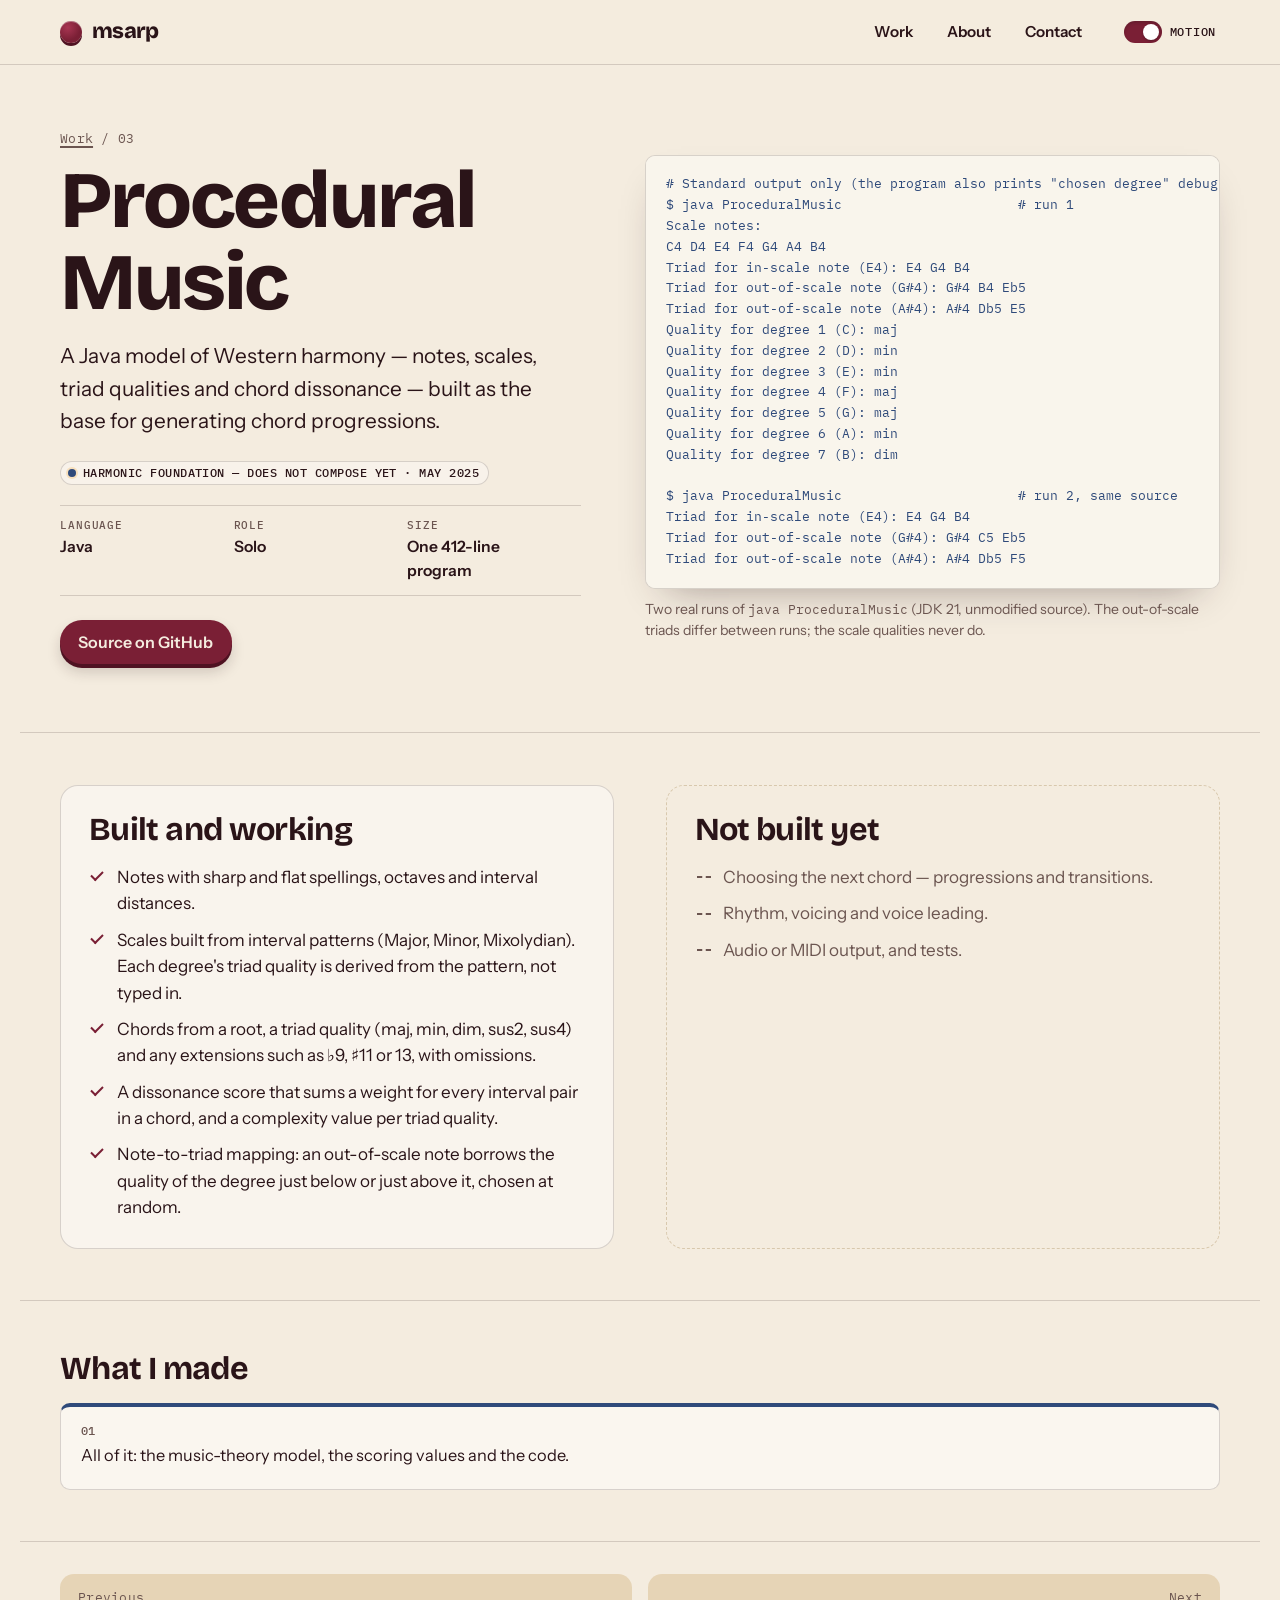
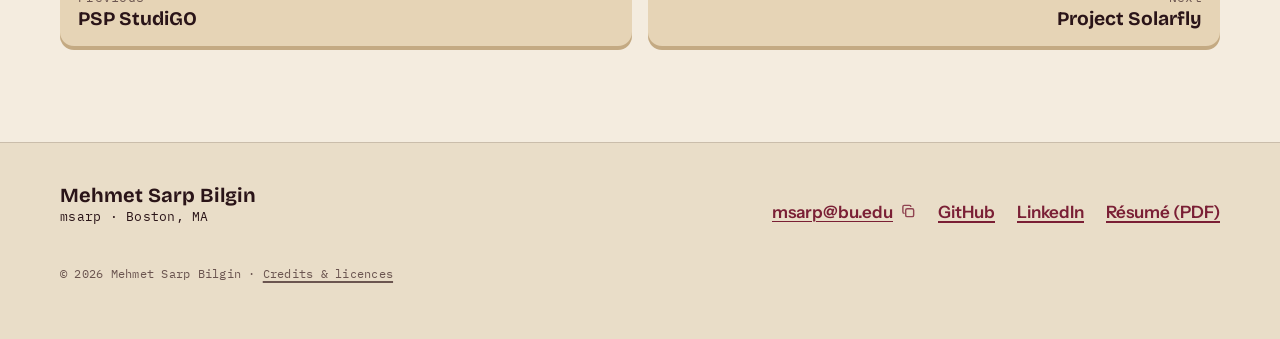
<file: projects/procedural-music/index.html>
<!DOCTYPE html><html lang="en" data-motion="on"> <head><meta charset="utf-8"><meta name="viewport" content="width=device-width, initial-scale=1"><title>Procedural Music — Mehmet Sarp Bilgin</title><meta name="description" content="Procedural Music is a Java framework that models notes, scales, chords and their dissonance, as the foundation for algorithmic chord progressions."><link rel="canonical" href="https://msrpblgn.github.io/projects/procedural-music/"><meta name="theme-color" content="#f4ecdf"><link rel="icon" href="/favicon.svg" type="image/svg+xml"><link rel="icon" href="/favicon-32.png" sizes="32x32" type="image/png"><link rel="apple-touch-icon" href="/apple-touch-icon.png"><meta property="og:type" content="website"><meta property="og:site_name" content="Mehmet Sarp Bilgin"><meta property="og:title" content="Procedural Music — Mehmet Sarp Bilgin"><meta property="og:description" content="Procedural Music is a Java framework that models notes, scales, chords and their dissonance, as the foundation for algorithmic chord progressions."><meta property="og:url" content="https://msrpblgn.github.io/projects/procedural-music/"><meta property="og:image" content="https://msrpblgn.github.io/og/procedural-music.png"><meta property="og:image:width" content="1200"><meta property="og:image:height" content="630"><meta property="og:image:alt" content="Console output of two runs listing the C major scale, the triads built from E, G sharp and A sharp, and the quality of each scale degree."><meta name="twitter:card" content="summary_large_image"><script>
      // Motion preference before first paint: a saved choice wins, otherwise follow the OS setting.
      (function () {
        var saved = null;
        try { saved = localStorage.getItem('msarp-motion'); } catch (e) {}
        var reduce = window.matchMedia && matchMedia('(prefers-reduced-motion: reduce)').matches;
        document.documentElement.dataset.motion = saved || (reduce ? 'off' : 'on');
      })();
    </script><link rel="stylesheet" href="/_astro/Base.K5g95GQT.css"><link rel="stylesheet" href="/_astro/PocketPlayer.DDP7gGrs.css"><link rel="stylesheet" href="/_astro/_id_.Bvt-3l9f.css"></head> <body> <a class="skip-link" href="#main">Skip to content</a> <header class="site-header" data-astro-cid-3ef6ksr2> <div class="wrap site-header__inner" data-astro-cid-3ef6ksr2> <a class="wordmark" href="/" aria-label="msarp — home" data-astro-cid-3ef6ksr2> <span class="wordmark__key" aria-hidden="true" data-astro-cid-3ef6ksr2></span> <span data-astro-cid-3ef6ksr2>msarp</span> </a> <nav aria-label="Main" data-astro-cid-3ef6ksr2> <ul class="nav" data-astro-cid-3ef6ksr2> <li data-astro-cid-3ef6ksr2><a href="/#work" data-astro-cid-3ef6ksr2>Work</a></li><li data-astro-cid-3ef6ksr2><a href="/#about" data-astro-cid-3ef6ksr2>About</a></li><li data-astro-cid-3ef6ksr2><a href="/#contact" data-astro-cid-3ef6ksr2>Contact</a></li> </ul> </nav> <button class="motion-switch" type="button" data-motion-toggle aria-pressed="false" data-astro-cid-3ef6ksr2> <span class="motion-switch__track" aria-hidden="true" data-astro-cid-3ef6ksr2><span class="motion-switch__knob" data-astro-cid-3ef6ksr2></span></span> <span class="motion-switch__label" data-astro-cid-3ef6ksr2>Motion</span> </button> </div> </header> <main id="main" tabindex="-1">  <article class="project project--procedural" data-astro-cid-xh7mzcst> <header class="wrap project__head" data-astro-cid-xh7mzcst> <div class="project__intro" data-astro-cid-xh7mzcst> <p class="mono crumbs" data-astro-cid-xh7mzcst><a href="/#work" data-astro-cid-xh7mzcst>Work</a> / 03</p> <h1 data-astro-cid-xh7mzcst>Procedural Music</h1> <p class="project__tagline" data-astro-cid-xh7mzcst>A Java model of Western harmony — notes, scales, triad qualities and chord dissonance — built as the base for generating chord progressions.</p> <p class="chip" data-astro-cid-xh7mzcst>Harmonic foundation — does not compose yet · May 2025</p> <dl class="specs" data-astro-cid-xh7mzcst> <div data-astro-cid-xh7mzcst><dt data-astro-cid-xh7mzcst>Language</dt><dd data-astro-cid-xh7mzcst>Java</dd></div><div data-astro-cid-xh7mzcst><dt data-astro-cid-xh7mzcst>Role</dt><dd data-astro-cid-xh7mzcst>Solo</dd></div><div data-astro-cid-xh7mzcst><dt data-astro-cid-xh7mzcst>Size</dt><dd data-astro-cid-xh7mzcst>One 412-line program</dd></div> </dl> <div class="btn-row" data-astro-cid-xh7mzcst> <a class="btn" href="https://github.com/msrpblgn/ProceduralMusic" data-astro-cid-xh7mzcst>Source on GitHub</a>  </div> </div> <div class="project__hero" data-astro-cid-xh7mzcst> <figure class="media" data-astro-cid-pt4riy3x> <div class="transcript" role="img" aria-label="Console output of two runs listing the C major scale, the triads built from E, G sharp and A sharp, and the quality of each scale degree." data-astro-cid-pt4riy3x> <pre data-astro-cid-pt4riy3x># Standard output only (the program also prints &quot;chosen degree&quot; debug lines to stderr). Run 2 is abridged to its triad lines.
$ java ProceduralMusic                      # run 1
Scale notes:
C4 D4 E4 F4 G4 A4 B4
Triad for in-scale note (E4): E4 G4 B4
Triad for out-of-scale note (G#4): G#4 B4 Eb5
Triad for out-of-scale note (A#4): A#4 Db5 E5
Quality for degree 1 (C): maj
Quality for degree 2 (D): min
Quality for degree 3 (E): min
Quality for degree 4 (F): maj
Quality for degree 5 (G): maj
Quality for degree 6 (A): min
Quality for degree 7 (B): dim

$ java ProceduralMusic                      # run 2, same source
Triad for in-scale note (E4): E4 G4 B4
Triad for out-of-scale note (G#4): G#4 C5 Eb5
Triad for out-of-scale note (A#4): A#4 Db5 F5
</pre> </div> <figcaption data-astro-cid-pt4riy3x>Two real runs of <code>java ProceduralMusic</code> (JDK 21, unmodified source). The out-of-scale triads differ between runs; the scale qualities never do.</figcaption>  </figure> </div> </header>  <section class="wrap block split" aria-label="What works and what doesn't yet" data-astro-cid-xh7mzcst> <div class="panel panel--built" data-astro-cid-xh7mzcst> <h2 class="block__title" data-astro-cid-xh7mzcst>Built and working</h2> <ul class="ticks" data-astro-cid-xh7mzcst> <li data-astro-cid-xh7mzcst>Notes with sharp and flat spellings, octaves and interval distances.</li><li data-astro-cid-xh7mzcst>Scales built from interval patterns (Major, Minor, Mixolydian). Each degree&#39;s triad quality is derived from the pattern, not typed in.</li><li data-astro-cid-xh7mzcst>Chords from a root, a triad quality (maj, min, dim, sus2, sus4) and any extensions such as ♭9, ♯11 or 13, with omissions.</li><li data-astro-cid-xh7mzcst>A dissonance score that sums a weight for every interval pair in a chord, and a complexity value per triad quality.</li><li data-astro-cid-xh7mzcst>Note-to-triad mapping: an out-of-scale note borrows the quality of the degree just below or just above it, chosen at random.</li> </ul> </div> <div class="panel panel--planned" data-astro-cid-xh7mzcst> <h2 class="block__title" data-astro-cid-xh7mzcst>Not built yet</h2> <ul class="dashes" data-astro-cid-xh7mzcst> <li data-astro-cid-xh7mzcst>Choosing the next chord — progressions and transitions.</li><li data-astro-cid-xh7mzcst>Rhythm, voicing and voice leading.</li><li data-astro-cid-xh7mzcst>Audio or MIDI output, and tests.</li> </ul> </div> </section>  <section class="wrap block made" aria-labelledby="made" data-astro-cid-xh7mzcst> <h2 id="made" class="block__title" data-astro-cid-xh7mzcst>What I made</h2> <ul class="made__list" data-astro-cid-xh7mzcst> <li data-astro-cid-xh7mzcst>All of it: the music-theory model, the scoring values and the code.</li> </ul> </section>  <nav class="wrap pager" aria-label="More projects" data-astro-cid-xh7mzcst> <a class="pager__link" href="/projects/studigo/" data-astro-cid-xh7mzcst><span class="mono" data-astro-cid-xh7mzcst>Previous</span><span data-astro-cid-xh7mzcst>PSP StudiGO</span></a> <a class="pager__link pager__link--next" href="/projects/solarfly/" data-astro-cid-xh7mzcst><span class="mono" data-astro-cid-xh7mzcst>Next</span><span data-astro-cid-xh7mzcst>Project Solarfly</span></a> </nav> </article>  </main> <footer class="site-footer" data-astro-cid-sz7xmlte> <div class="wrap site-footer__inner" data-astro-cid-sz7xmlte> <div data-astro-cid-sz7xmlte> <p class="site-footer__name" data-astro-cid-sz7xmlte>Mehmet Sarp Bilgin</p> <p class="mono" data-astro-cid-sz7xmlte>msarp · Boston, MA</p> </div> <ul class="site-footer__links" data-astro-cid-sz7xmlte> <li data-astro-cid-sz7xmlte><button class="copy-email copy-email--link" type="button" data-copy-email="msarp@bu.edu" aria-label="Copy email address msarp@bu.edu" data-astro-cid-tdf7heui> <span data-copy-label data-astro-cid-tdf7heui>msarp@bu.edu</span> <svg class="copy-email__icon" viewBox="0 0 16 16" aria-hidden="true" data-astro-cid-tdf7heui> <rect x="5" y="5" width="8.5" height="8.5" rx="1.6" fill="none" stroke="currentColor" stroke-width="1.5" data-astro-cid-tdf7heui></rect> <path d="M10.5 3.2V3a1.5 1.5 0 0 0-1.5-1.5H3.5A1.5 1.5 0 0 0 2 3v5.5A1.5 1.5 0 0 0 3.5 10h.3" fill="none" stroke="currentColor" stroke-width="1.5" data-astro-cid-tdf7heui></path> </svg> </button></li> <li data-astro-cid-sz7xmlte><a href="https://github.com/msrpblgn" data-astro-cid-sz7xmlte>GitHub</a></li> <li data-astro-cid-sz7xmlte><a href="https://www.linkedin.com/in/msarp-bilgin" data-astro-cid-sz7xmlte>LinkedIn</a></li> <li data-astro-cid-sz7xmlte><a href="/resume.pdf" data-astro-cid-sz7xmlte>Résumé (PDF)</a></li> </ul> <p class="mono site-footer__small" data-astro-cid-sz7xmlte>© 2026 Mehmet Sarp Bilgin · <a href="/credits/" data-astro-cid-sz7xmlte>Credits &amp; licences</a></p> </div> </footer> <p class="toast" data-toast role="status" aria-live="polite"></p> <script type="module" src="/_astro/Base.astro_astro_type_script_index_0_lang.CjeBUZTr.js"></script> </body> </html>
</file>
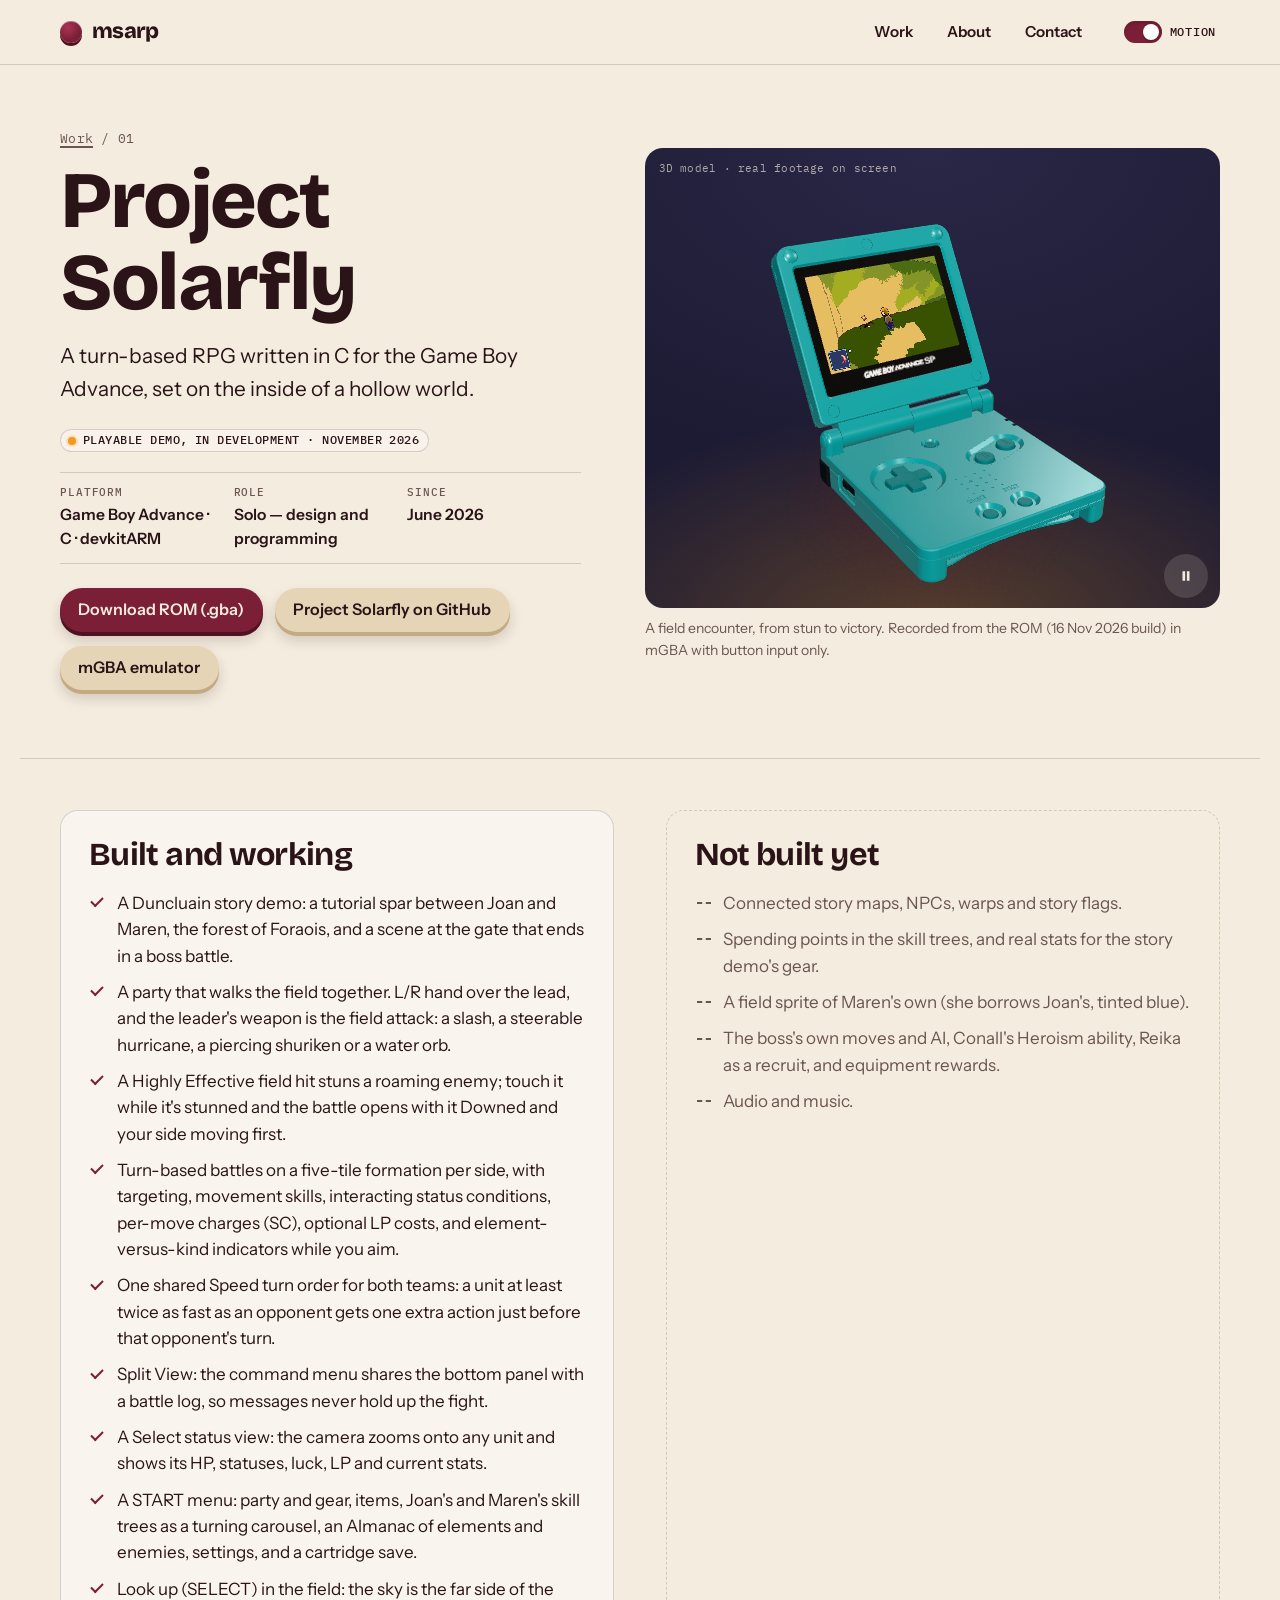
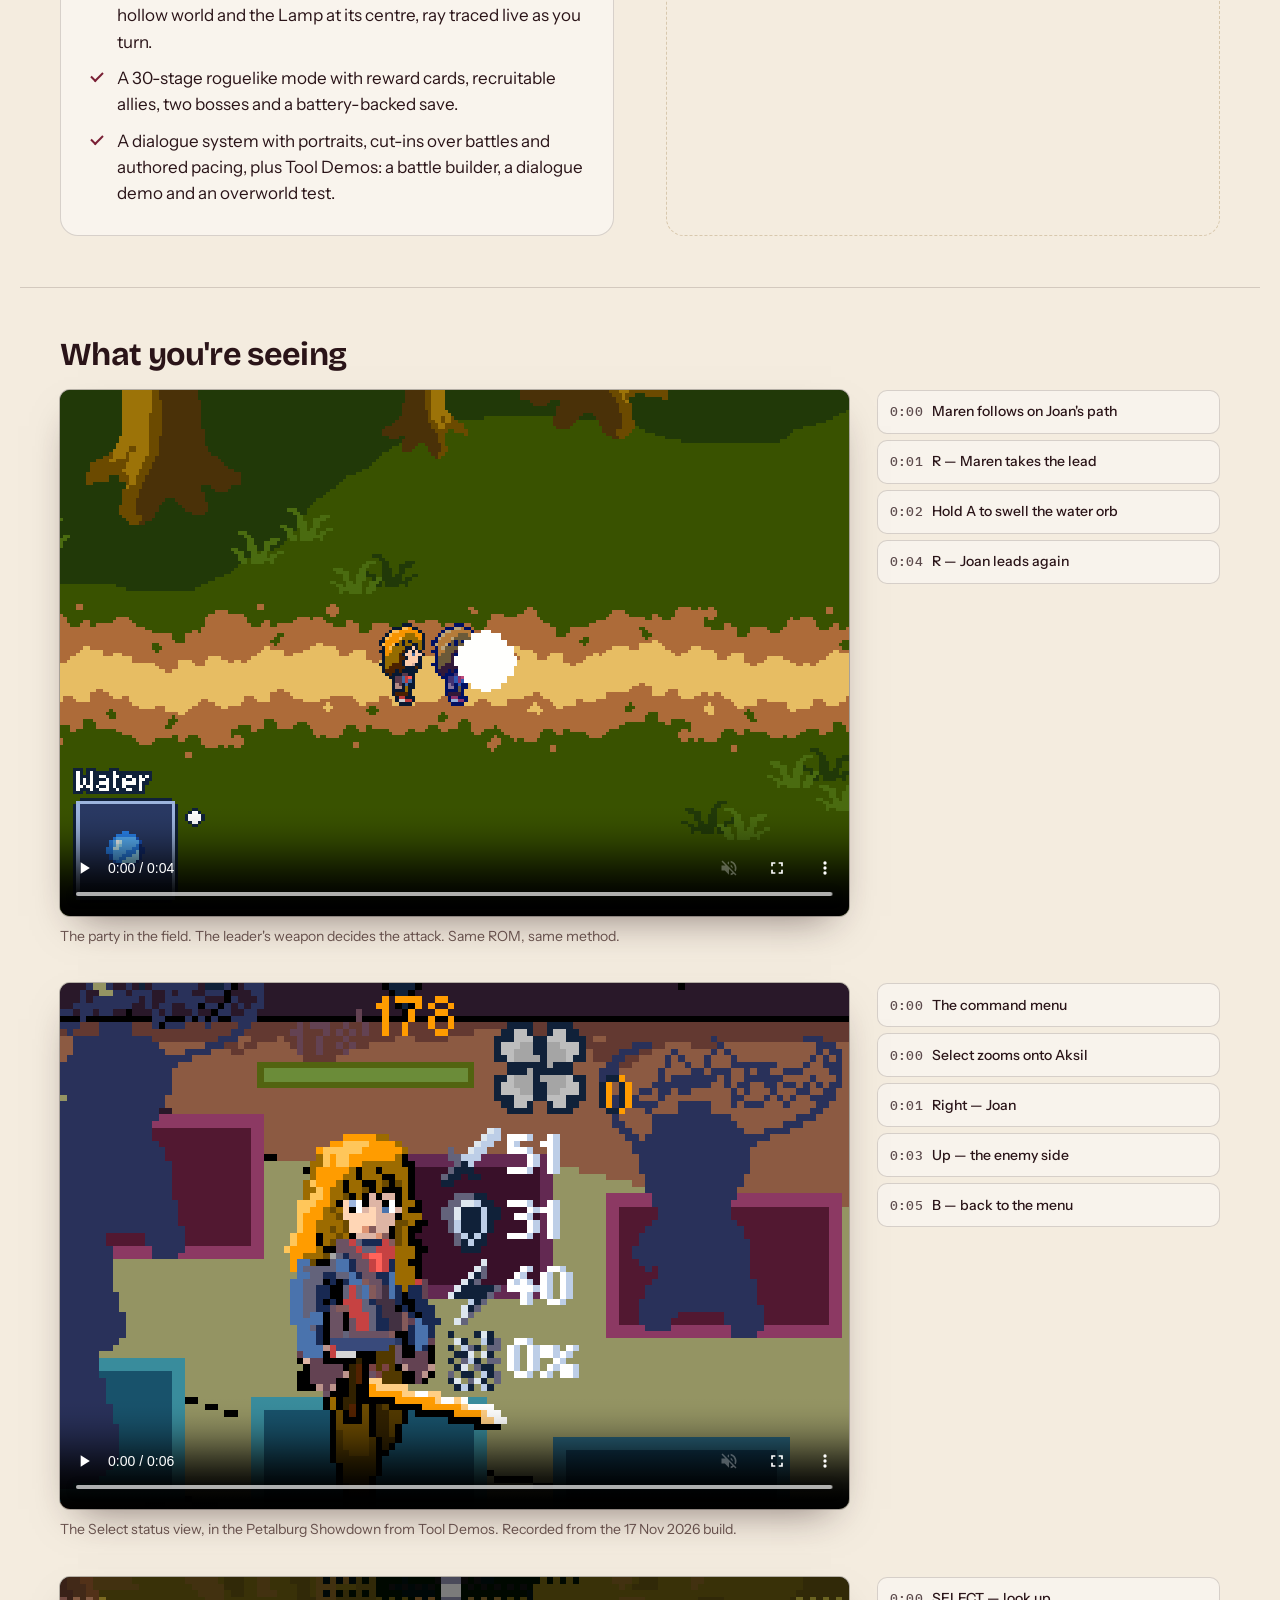
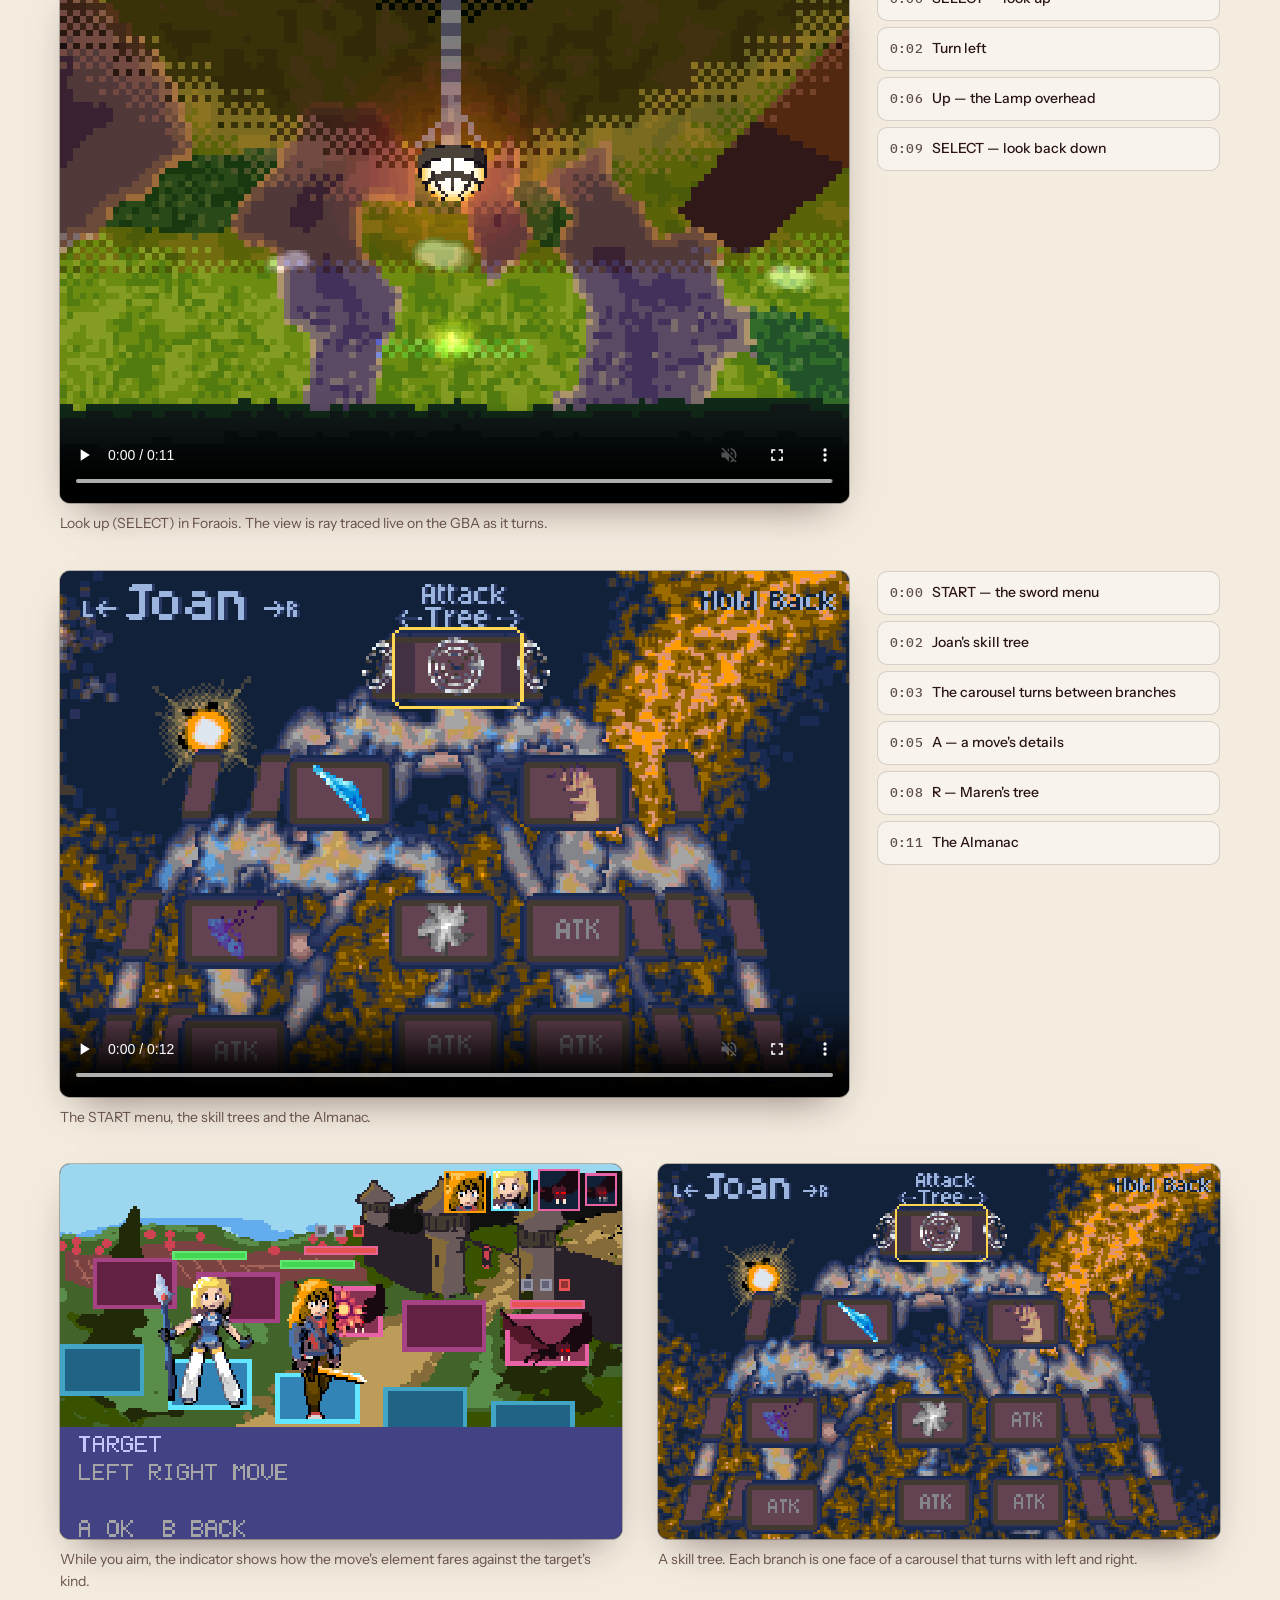
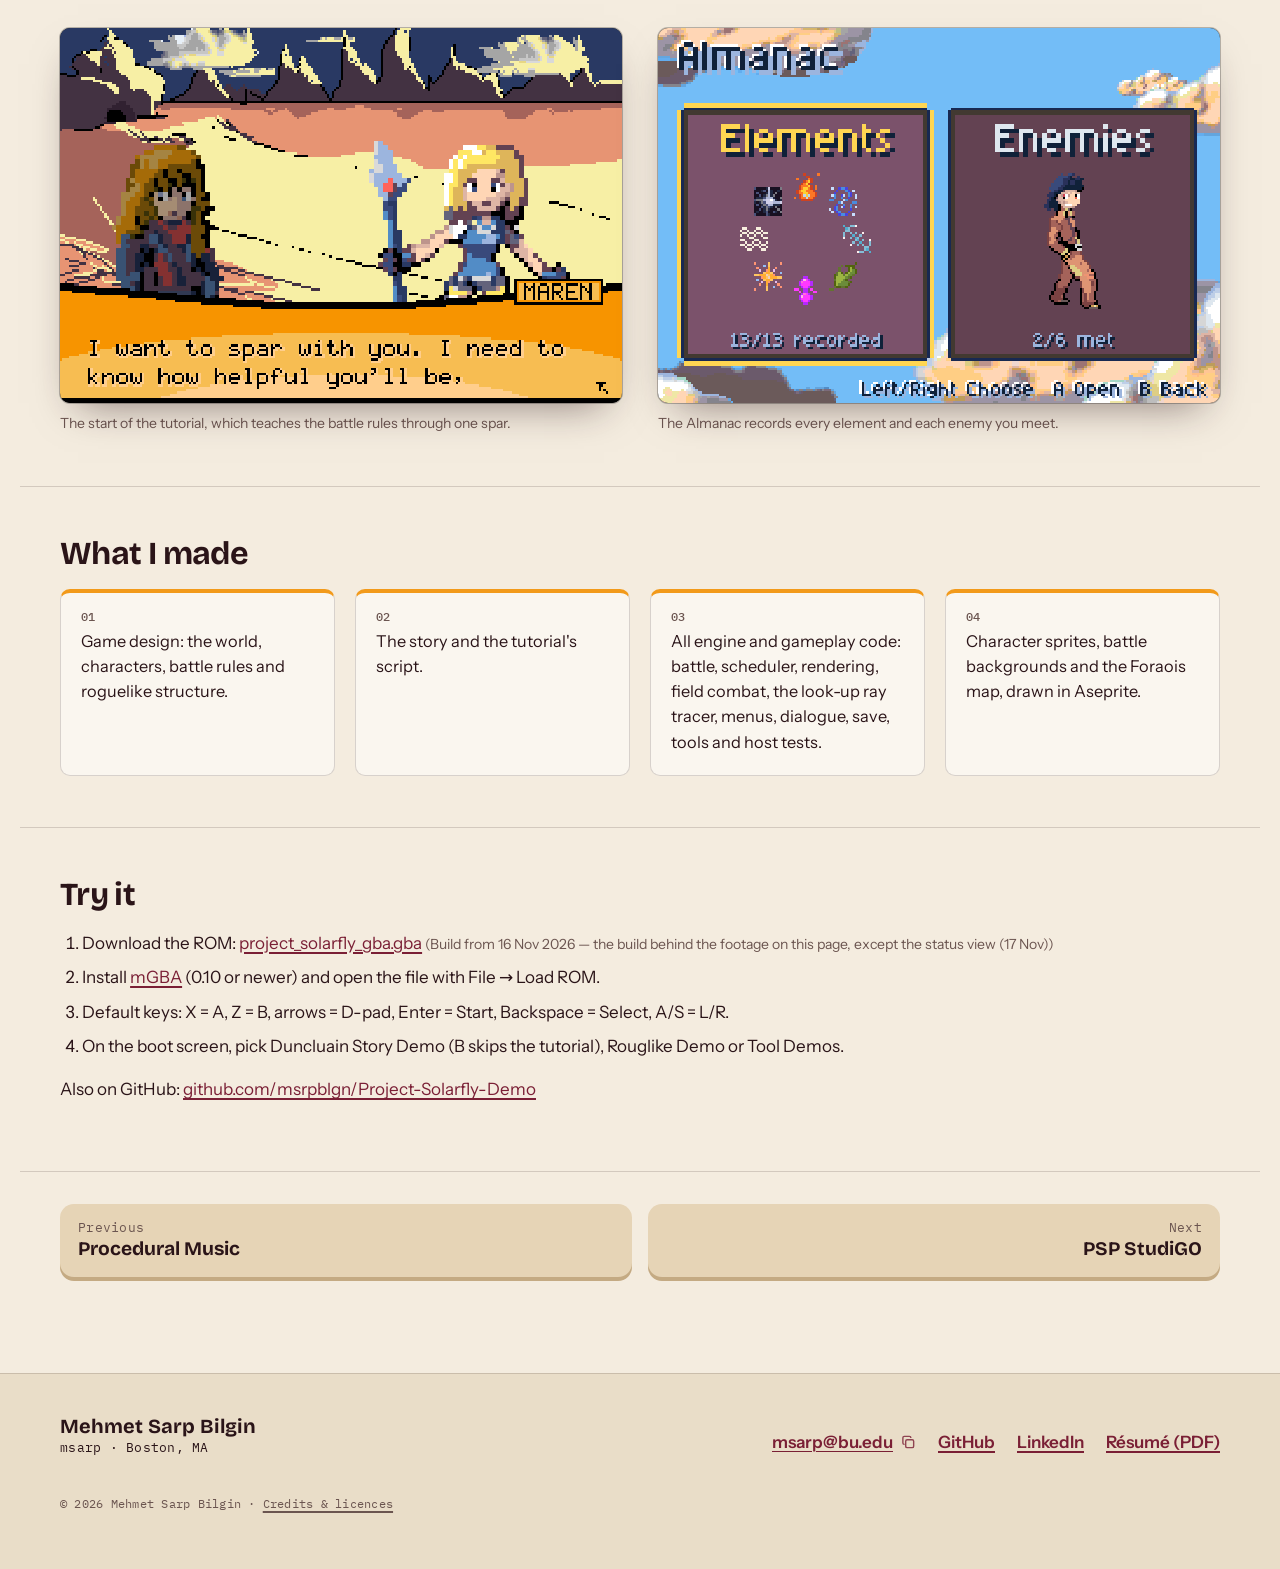
<file: projects/solarfly/index.html>
<!DOCTYPE html><html lang="en" data-motion="on"> <head><meta charset="utf-8"><meta name="viewport" content="width=device-width, initial-scale=1"><title>Project Solarfly — Mehmet Sarp Bilgin</title><meta name="description" content="Project Solarfly is a solo Game Boy Advance RPG in C — a Duncluain story demo with a party that fights in the field, tile-based strategy battles, a 30-stage roguelike mode, and a sky you can look up into."><link rel="canonical" href="https://msrpblgn.github.io/projects/solarfly/"><meta name="theme-color" content="#f4ecdf"><link rel="icon" href="/favicon.svg" type="image/svg+xml"><link rel="icon" href="/favicon-32.png" sizes="32x32" type="image/png"><link rel="apple-touch-icon" href="/apple-touch-icon.png"><meta property="og:type" content="website"><meta property="og:site_name" content="Mehmet Sarp Bilgin"><meta property="og:title" content="Project Solarfly — Mehmet Sarp Bilgin"><meta property="og:description" content="Project Solarfly is a solo Game Boy Advance RPG in C — a Duncluain story demo with a party that fights in the field, tile-based strategy battles, a 30-stage roguelike mode, and a sky you can look up into."><meta property="og:url" content="https://msrpblgn.github.io/projects/solarfly/"><meta property="og:image" content="https://msrpblgn.github.io/og/solarfly.png"><meta property="og:image:width" content="1200"><meta property="og:image:height" content="630"><meta property="og:image:alt" content="Joan and Maren on a cliff path. Joan's slash stuns a bat; she walks into it and a battle opens: “Caught off guard! You move first!” Joan and Maren each attack, the log fills in beside the menu, and the party is back on the path."><meta name="twitter:card" content="summary_large_image"><script>
      // Motion preference before first paint: a saved choice wins, otherwise follow the OS setting.
      (function () {
        var saved = null;
        try { saved = localStorage.getItem('msarp-motion'); } catch (e) {}
        var reduce = window.matchMedia && matchMedia('(prefers-reduced-motion: reduce)').matches;
        document.documentElement.dataset.motion = saved || (reduce ? 'off' : 'on');
      })();
    </script><link rel="stylesheet" href="/_astro/Base.K5g95GQT.css"><link rel="stylesheet" href="/_astro/PocketPlayer.DDP7gGrs.css"><link rel="stylesheet" href="/_astro/_id_.Bvt-3l9f.css"></head> <body> <a class="skip-link" href="#main">Skip to content</a> <header class="site-header" data-astro-cid-3ef6ksr2> <div class="wrap site-header__inner" data-astro-cid-3ef6ksr2> <a class="wordmark" href="/" aria-label="msarp — home" data-astro-cid-3ef6ksr2> <span class="wordmark__key" aria-hidden="true" data-astro-cid-3ef6ksr2></span> <span data-astro-cid-3ef6ksr2>msarp</span> </a> <nav aria-label="Main" data-astro-cid-3ef6ksr2> <ul class="nav" data-astro-cid-3ef6ksr2> <li data-astro-cid-3ef6ksr2><a href="/#work" data-astro-cid-3ef6ksr2>Work</a></li><li data-astro-cid-3ef6ksr2><a href="/#about" data-astro-cid-3ef6ksr2>About</a></li><li data-astro-cid-3ef6ksr2><a href="/#contact" data-astro-cid-3ef6ksr2>Contact</a></li> </ul> </nav> <button class="motion-switch" type="button" data-motion-toggle aria-pressed="false" data-astro-cid-3ef6ksr2> <span class="motion-switch__track" aria-hidden="true" data-astro-cid-3ef6ksr2><span class="motion-switch__knob" data-astro-cid-3ef6ksr2></span></span> <span class="motion-switch__label" data-astro-cid-3ef6ksr2>Motion</span> </button> </div> </header> <main id="main" tabindex="-1">  <article class="project project--solarfly" data-astro-cid-xh7mzcst> <header class="wrap project__head" data-astro-cid-xh7mzcst> <div class="project__intro" data-astro-cid-xh7mzcst> <p class="mono crumbs" data-astro-cid-xh7mzcst><a href="/#work" data-astro-cid-xh7mzcst>Work</a> / 01</p> <h1 data-astro-cid-xh7mzcst>Project Solarfly</h1> <p class="project__tagline" data-astro-cid-xh7mzcst>A turn-based RPG written in C for the Game Boy Advance, set on the inside of a hollow world.</p> <p class="chip" data-astro-cid-xh7mzcst>Playable demo, in development · November 2026</p> <dl class="specs" data-astro-cid-xh7mzcst> <div data-astro-cid-xh7mzcst><dt data-astro-cid-xh7mzcst>Platform</dt><dd data-astro-cid-xh7mzcst>Game Boy Advance · C · devkitARM</dd></div><div data-astro-cid-xh7mzcst><dt data-astro-cid-xh7mzcst>Role</dt><dd data-astro-cid-xh7mzcst>Solo — design and programming</dd></div><div data-astro-cid-xh7mzcst><dt data-astro-cid-xh7mzcst>Since</dt><dd data-astro-cid-xh7mzcst>June 2026</dd></div> </dl> <div class="btn-row" data-astro-cid-xh7mzcst> <a class="btn" href="https://github.com/msrpblgn/Project-Solarfly-Demo/raw/main/build/project_solarfly_gba.gba" data-astro-cid-xh7mzcst>Download ROM (.gba)</a><a class="btn btn--quiet" href="https://github.com/msrpblgn/Project-Solarfly-Demo" data-astro-cid-xh7mzcst>Project Solarfly on GitHub</a><a class="btn btn--quiet" href="https://mgba.io/" data-astro-cid-xh7mzcst>mGBA emulator</a>  </div> </div> <div class="project__hero" data-astro-cid-xh7mzcst>  <div class="stage stage--gba-sp" data-device="gba-sp" data-screen-video="/media/solarfly/solarfly-encounter" data-screen-poster="/media/solarfly/solarfly-encounter-poster.png" data-screen-aspect="1.5" data-astro-cid-mqjjhnbj> <p class="visually-hidden" data-astro-cid-mqjjhnbj>A 3D model of a teal Game Boy Advance SP. Its screen plays: Joan and Maren on a cliff path. Joan&#39;s slash stuns a bat; she walks into it and a battle opens: “Caught off guard! You move first!” Joan and Maren each attack, the log fills in beside the menu, and the party is back on the path.</p> <div class="stage__fallback" data-astro-cid-mqjjhnbj> <div class="stage__bezel" data-astro-cid-mqjjhnbj> <figure class="media" data-astro-cid-pt4riy3x> <div class="media-frame" style="aspect-ratio: 960 / 640" data-astro-cid-pt4riy3x>  <video id="media-solarfly-encounter" class="pixel" width="960" height="640" poster="/media/solarfly/solarfly-encounter-poster.png" preload="none" controls muted playsinline data-loop aria-label="Joan and Maren on a cliff path. Joan's slash stuns a bat; she walks into it and a battle opens: “Caught off guard! You move first!” Joan and Maren each attack, the log fills in beside the menu, and the party is back on the path." data-astro-cid-pt4riy3x> <source src="/media/solarfly/solarfly-encounter.webm" type="video/webm" data-astro-cid-pt4riy3x> <source src="/media/solarfly/solarfly-encounter.mp4" type="video/mp4" data-astro-cid-pt4riy3x> <a href="/media/solarfly/solarfly-encounter.mp4" data-astro-cid-pt4riy3x>Download the video</a> </video> <button class="media-toggle" type="button" data-media-toggle hidden data-astro-cid-pt4riy3x>Play</button><div class="media-fail" data-media-fail hidden role="status" data-astro-cid-pt4riy3x> <span data-astro-cid-pt4riy3x>The video didn't load.</span> <button class="btn btn--dark btn--sm" type="button" data-media-retry data-astro-cid-pt4riy3x>Retry</button> <a class="media-fail__link" href="/media/solarfly/solarfly-encounter.mp4" data-astro-cid-pt4riy3x>Open the file</a> </div>  </div>   </figure> </div> </div> <canvas class="stage__canvas" aria-hidden="true" data-astro-cid-mqjjhnbj></canvas> <span class="mono stage__note" aria-hidden="true" data-astro-cid-mqjjhnbj>3D model · real footage on screen</span> <div class="stage__bar" data-astro-cid-mqjjhnbj> <button class="stage__motion" type="button" data-motion-toggle aria-pressed="true" data-astro-cid-mqjjhnbj> <svg class="i-pause" viewBox="0 0 16 16" aria-hidden="true" data-astro-cid-mqjjhnbj><path fill="currentColor" d="M4 2.5h3v11H4zm5 0h3v11H9z" data-astro-cid-mqjjhnbj></path></svg> <svg class="i-play" viewBox="0 0 16 16" aria-hidden="true" data-astro-cid-mqjjhnbj><path fill="currentColor" d="M4 2.5v11l9-5.5z" data-astro-cid-mqjjhnbj></path></svg> <span class="visually-hidden" data-astro-cid-mqjjhnbj>Motion</span> </button> </div> </div> <p class="cap" data-astro-cid-xh7mzcst>A field encounter, from stun to victory. Recorded from the ROM (16 Nov 2026 build) in mGBA with button input only.</p>  </div> </header>  <section class="wrap block split" aria-label="What works and what doesn't yet" data-astro-cid-xh7mzcst> <div class="panel panel--built" data-astro-cid-xh7mzcst> <h2 class="block__title" data-astro-cid-xh7mzcst>Built and working</h2> <ul class="ticks" data-astro-cid-xh7mzcst> <li data-astro-cid-xh7mzcst>A Duncluain story demo: a tutorial spar between Joan and Maren, the forest of Foraois, and a scene at the gate that ends in a boss battle.</li><li data-astro-cid-xh7mzcst>A party that walks the field together. L/R hand over the lead, and the leader&#39;s weapon is the field attack: a slash, a steerable hurricane, a piercing shuriken or a water orb.</li><li data-astro-cid-xh7mzcst>A Highly Effective field hit stuns a roaming enemy; touch it while it&#39;s stunned and the battle opens with it Downed and your side moving first.</li><li data-astro-cid-xh7mzcst>Turn-based battles on a five-tile formation per side, with targeting, movement skills, interacting status conditions, per-move charges (SC), optional LP costs, and element-versus-kind indicators while you aim.</li><li data-astro-cid-xh7mzcst>One shared Speed turn order for both teams: a unit at least twice as fast as an opponent gets one extra action just before that opponent&#39;s turn.</li><li data-astro-cid-xh7mzcst>Split View: the command menu shares the bottom panel with a battle log, so messages never hold up the fight.</li><li data-astro-cid-xh7mzcst>A Select status view: the camera zooms onto any unit and shows its HP, statuses, luck, LP and current stats.</li><li data-astro-cid-xh7mzcst>A START menu: party and gear, items, Joan&#39;s and Maren&#39;s skill trees as a turning carousel, an Almanac of elements and enemies, settings, and a cartridge save.</li><li data-astro-cid-xh7mzcst>Look up (SELECT) in the field: the sky is the far side of the hollow world and the Lamp at its centre, ray traced live as you turn.</li><li data-astro-cid-xh7mzcst>A 30-stage roguelike mode with reward cards, recruitable allies, two bosses and a battery-backed save.</li><li data-astro-cid-xh7mzcst>A dialogue system with portraits, cut-ins over battles and authored pacing, plus Tool Demos: a battle builder, a dialogue demo and an overworld test.</li> </ul> </div> <div class="panel panel--planned" data-astro-cid-xh7mzcst> <h2 class="block__title" data-astro-cid-xh7mzcst>Not built yet</h2> <ul class="dashes" data-astro-cid-xh7mzcst> <li data-astro-cid-xh7mzcst>Connected story maps, NPCs, warps and story flags.</li><li data-astro-cid-xh7mzcst>Spending points in the skill trees, and real stats for the story demo&#39;s gear.</li><li data-astro-cid-xh7mzcst>A field sprite of Maren&#39;s own (she borrows Joan&#39;s, tinted blue).</li><li data-astro-cid-xh7mzcst>The boss&#39;s own moves and AI, Conall&#39;s Heroism ability, Reika as a recruit, and equipment rewards.</li><li data-astro-cid-xh7mzcst>Audio and music.</li> </ul> </div> </section> <section class="wrap block" aria-labelledby="seeing" data-astro-cid-xh7mzcst> <h2 id="seeing" class="block__title" data-astro-cid-xh7mzcst>What you're seeing</h2> <div class="gallery" data-astro-cid-xh7mzcst>  <figure class="media gallery__wide media--chapters" data-astro-cid-pt4riy3x> <div class="media-frame" style="aspect-ratio: 960 / 640" data-astro-cid-pt4riy3x>  <video id="media-solarfly-party" class="pixel" width="960" height="640" poster="/media/solarfly/solarfly-party-poster.png" preload="metadata" controls muted playsinline aria-label="Joan and Maren walk the road. R hands the lead to Maren, who charges a water orb until it flashes and throws it; it bursts at the end of its reach. R hands the lead back to Joan." data-astro-cid-pt4riy3x> <source src="/media/solarfly/solarfly-party.webm" type="video/webm" data-astro-cid-pt4riy3x> <source src="/media/solarfly/solarfly-party.mp4" type="video/mp4" data-astro-cid-pt4riy3x> <a href="/media/solarfly/solarfly-party.mp4" data-astro-cid-pt4riy3x>Download the video</a> </video> <div class="media-fail" data-media-fail hidden role="status" data-astro-cid-pt4riy3x> <span data-astro-cid-pt4riy3x>The video didn't load.</span> <button class="btn btn--dark btn--sm" type="button" data-media-retry data-astro-cid-pt4riy3x>Retry</button> <a class="media-fail__link" href="/media/solarfly/solarfly-party.mp4" data-astro-cid-pt4riy3x>Open the file</a> </div>  </div> <figcaption data-astro-cid-pt4riy3x>The party in the field. The leader's weapon decides the attack. Same ROM, same method.</figcaption> <ol class="chapters" aria-label="Jump to a moment" data-astro-cid-pt4riy3x> <li data-astro-cid-pt4riy3x> <button type="button" data-chapter-for="media-solarfly-party" data-t="0" data-astro-cid-pt4riy3x> <span class="mono" data-astro-cid-pt4riy3x>0:00</span> Maren follows on Joan&#39;s path </button> </li><li data-astro-cid-pt4riy3x> <button type="button" data-chapter-for="media-solarfly-party" data-t="1.6" data-astro-cid-pt4riy3x> <span class="mono" data-astro-cid-pt4riy3x>0:01</span> R — Maren takes the lead </button> </li><li data-astro-cid-pt4riy3x> <button type="button" data-chapter-for="media-solarfly-party" data-t="2.8" data-astro-cid-pt4riy3x> <span class="mono" data-astro-cid-pt4riy3x>0:02</span> Hold A to swell the water orb </button> </li><li data-astro-cid-pt4riy3x> <button type="button" data-chapter-for="media-solarfly-party" data-t="4.3" data-astro-cid-pt4riy3x> <span class="mono" data-astro-cid-pt4riy3x>0:04</span> R — Joan leads again </button> </li> </ol> </figure><figure class="media gallery__wide media--chapters" data-astro-cid-pt4riy3x> <div class="media-frame" style="aspect-ratio: 960 / 640" data-astro-cid-pt4riy3x>  <video id="media-solarfly-status-view" class="pixel" width="960" height="640" poster="/media/solarfly/solarfly-status-view-poster.png" preload="metadata" controls muted playsinline aria-label="A battle against Tutsil and an Electric-Armor Badger. The camera zooms onto Aksil, then Joan, then the enemy side, each time showing HP, a luck clover and stat values over darkened scenery with the other units as silhouettes, before returning to the command menu." data-astro-cid-pt4riy3x> <source src="/media/solarfly/solarfly-status-view.webm" type="video/webm" data-astro-cid-pt4riy3x> <source src="/media/solarfly/solarfly-status-view.mp4" type="video/mp4" data-astro-cid-pt4riy3x> <a href="/media/solarfly/solarfly-status-view.mp4" data-astro-cid-pt4riy3x>Download the video</a> </video> <div class="media-fail" data-media-fail hidden role="status" data-astro-cid-pt4riy3x> <span data-astro-cid-pt4riy3x>The video didn't load.</span> <button class="btn btn--dark btn--sm" type="button" data-media-retry data-astro-cid-pt4riy3x>Retry</button> <a class="media-fail__link" href="/media/solarfly/solarfly-status-view.mp4" data-astro-cid-pt4riy3x>Open the file</a> </div>  </div> <figcaption data-astro-cid-pt4riy3x>The Select status view, in the Petalburg Showdown from Tool Demos. Recorded from the 17 Nov 2026 build.</figcaption> <ol class="chapters" aria-label="Jump to a moment" data-astro-cid-pt4riy3x> <li data-astro-cid-pt4riy3x> <button type="button" data-chapter-for="media-solarfly-status-view" data-t="0" data-astro-cid-pt4riy3x> <span class="mono" data-astro-cid-pt4riy3x>0:00</span> The command menu </button> </li><li data-astro-cid-pt4riy3x> <button type="button" data-chapter-for="media-solarfly-status-view" data-t="0.5" data-astro-cid-pt4riy3x> <span class="mono" data-astro-cid-pt4riy3x>0:00</span> Select zooms onto Aksil </button> </li><li data-astro-cid-pt4riy3x> <button type="button" data-chapter-for="media-solarfly-status-view" data-t="1.8" data-astro-cid-pt4riy3x> <span class="mono" data-astro-cid-pt4riy3x>0:01</span> Right — Joan </button> </li><li data-astro-cid-pt4riy3x> <button type="button" data-chapter-for="media-solarfly-status-view" data-t="3" data-astro-cid-pt4riy3x> <span class="mono" data-astro-cid-pt4riy3x>0:03</span> Up — the enemy side </button> </li><li data-astro-cid-pt4riy3x> <button type="button" data-chapter-for="media-solarfly-status-view" data-t="5.2" data-astro-cid-pt4riy3x> <span class="mono" data-astro-cid-pt4riy3x>0:05</span> B — back to the menu </button> </li> </ol> </figure><figure class="media gallery__wide media--chapters" data-astro-cid-pt4riy3x> <div class="media-frame" style="aspect-ratio: 960 / 640" data-astro-cid-pt4riy3x>  <video id="media-solarfly-look-up" class="pixel" width="960" height="640" poster="/media/solarfly/solarfly-look-up-poster.png" preload="metadata" controls muted playsinline aria-label="The party stands on the road. SELECT fades to the sky — the green and blue far side of the hollow world — and the view turns left and right, rises to the Lamp hanging on its chain, and looks back down." data-astro-cid-pt4riy3x> <source src="/media/solarfly/solarfly-look-up.webm" type="video/webm" data-astro-cid-pt4riy3x> <source src="/media/solarfly/solarfly-look-up.mp4" type="video/mp4" data-astro-cid-pt4riy3x> <a href="/media/solarfly/solarfly-look-up.mp4" data-astro-cid-pt4riy3x>Download the video</a> </video> <div class="media-fail" data-media-fail hidden role="status" data-astro-cid-pt4riy3x> <span data-astro-cid-pt4riy3x>The video didn't load.</span> <button class="btn btn--dark btn--sm" type="button" data-media-retry data-astro-cid-pt4riy3x>Retry</button> <a class="media-fail__link" href="/media/solarfly/solarfly-look-up.mp4" data-astro-cid-pt4riy3x>Open the file</a> </div>  </div> <figcaption data-astro-cid-pt4riy3x>Look up (SELECT) in Foraois. The view is ray traced live on the GBA as it turns.</figcaption> <ol class="chapters" aria-label="Jump to a moment" data-astro-cid-pt4riy3x> <li data-astro-cid-pt4riy3x> <button type="button" data-chapter-for="media-solarfly-look-up" data-t="0" data-astro-cid-pt4riy3x> <span class="mono" data-astro-cid-pt4riy3x>0:00</span> SELECT — look up </button> </li><li data-astro-cid-pt4riy3x> <button type="button" data-chapter-for="media-solarfly-look-up" data-t="2.9" data-astro-cid-pt4riy3x> <span class="mono" data-astro-cid-pt4riy3x>0:02</span> Turn left </button> </li><li data-astro-cid-pt4riy3x> <button type="button" data-chapter-for="media-solarfly-look-up" data-t="6.3" data-astro-cid-pt4riy3x> <span class="mono" data-astro-cid-pt4riy3x>0:06</span> Up — the Lamp overhead </button> </li><li data-astro-cid-pt4riy3x> <button type="button" data-chapter-for="media-solarfly-look-up" data-t="9.8" data-astro-cid-pt4riy3x> <span class="mono" data-astro-cid-pt4riy3x>0:09</span> SELECT — look back down </button> </li> </ol> </figure><figure class="media gallery__wide media--chapters" data-astro-cid-pt4riy3x> <div class="media-frame" style="aspect-ratio: 960 / 640" data-astro-cid-pt4riy3x>  <video id="media-solarfly-menu" class="pixel" width="960" height="640" poster="/media/solarfly/solarfly-menu-poster.png" preload="metadata" controls muted playsinline aria-label="The START menu, drawn as a sword whose sparks are the options. Skills opens Joan's skill tree; the carousel turns through its branches, Hold Back's details slide up, R shows Maren's tree, and then the Almanac opens." data-astro-cid-pt4riy3x> <source src="/media/solarfly/solarfly-menu.webm" type="video/webm" data-astro-cid-pt4riy3x> <source src="/media/solarfly/solarfly-menu.mp4" type="video/mp4" data-astro-cid-pt4riy3x> <a href="/media/solarfly/solarfly-menu.mp4" data-astro-cid-pt4riy3x>Download the video</a> </video> <div class="media-fail" data-media-fail hidden role="status" data-astro-cid-pt4riy3x> <span data-astro-cid-pt4riy3x>The video didn't load.</span> <button class="btn btn--dark btn--sm" type="button" data-media-retry data-astro-cid-pt4riy3x>Retry</button> <a class="media-fail__link" href="/media/solarfly/solarfly-menu.mp4" data-astro-cid-pt4riy3x>Open the file</a> </div>  </div> <figcaption data-astro-cid-pt4riy3x>The START menu, the skill trees and the Almanac.</figcaption> <ol class="chapters" aria-label="Jump to a moment" data-astro-cid-pt4riy3x> <li data-astro-cid-pt4riy3x> <button type="button" data-chapter-for="media-solarfly-menu" data-t="0" data-astro-cid-pt4riy3x> <span class="mono" data-astro-cid-pt4riy3x>0:00</span> START — the sword menu </button> </li><li data-astro-cid-pt4riy3x> <button type="button" data-chapter-for="media-solarfly-menu" data-t="2.4" data-astro-cid-pt4riy3x> <span class="mono" data-astro-cid-pt4riy3x>0:02</span> Joan&#39;s skill tree </button> </li><li data-astro-cid-pt4riy3x> <button type="button" data-chapter-for="media-solarfly-menu" data-t="3.6" data-astro-cid-pt4riy3x> <span class="mono" data-astro-cid-pt4riy3x>0:03</span> The carousel turns between branches </button> </li><li data-astro-cid-pt4riy3x> <button type="button" data-chapter-for="media-solarfly-menu" data-t="5.4" data-astro-cid-pt4riy3x> <span class="mono" data-astro-cid-pt4riy3x>0:05</span> A — a move&#39;s details </button> </li><li data-astro-cid-pt4riy3x> <button type="button" data-chapter-for="media-solarfly-menu" data-t="8.6" data-astro-cid-pt4riy3x> <span class="mono" data-astro-cid-pt4riy3x>0:08</span> R — Maren&#39;s tree </button> </li><li data-astro-cid-pt4riy3x> <button type="button" data-chapter-for="media-solarfly-menu" data-t="11.7" data-astro-cid-pt4riy3x> <span class="mono" data-astro-cid-pt4riy3x>0:11</span> The Almanac </button> </li> </ol> </figure><figure class="media" data-astro-cid-pt4riy3x> <div class="media-frame" style="aspect-ratio: 240 / 160" data-astro-cid-pt4riy3x> <img src="/media/solarfly/solarfly-target-indicator.png" alt="Aiming Joan's attack at a Downed bat: a red starburst over it marks Might as Highly Effective." width="240" height="160" class="pixel" loading="lazy" decoding="async" data-astro-cid-pt4riy3x> </div> <figcaption data-astro-cid-pt4riy3x>While you aim, the indicator shows how the move's element fares against the target's kind.</figcaption>  </figure><figure class="media" data-astro-cid-pt4riy3x> <div class="media-frame" style="aspect-ratio: 240 / 160" data-astro-cid-pt4riy3x> <img src="/media/solarfly/solarfly-skill-tree.png" alt="Joan's skill tree drawn as a cone of move cards under a night sky full of golden solarflies." width="240" height="160" class="pixel" loading="lazy" decoding="async" data-astro-cid-pt4riy3x> </div> <figcaption data-astro-cid-pt4riy3x>A skill tree. Each branch is one face of a carousel that turns with left and right.</figcaption>  </figure><figure class="media" data-astro-cid-pt4riy3x> <div class="media-frame" style="aspect-ratio: 240 / 160" data-astro-cid-pt4riy3x> <img src="/media/solarfly/solarfly-tutorial-opening.png" alt="Joan and Maren after the crash. Maren: “I want to spar with you. I need to know how helpful you'll be.”" width="240" height="160" class="pixel" loading="lazy" decoding="async" data-astro-cid-pt4riy3x> </div> <figcaption data-astro-cid-pt4riy3x>The start of the tutorial, which teaches the battle rules through one spar.</figcaption>  </figure><figure class="media" data-astro-cid-pt4riy3x> <div class="media-frame" style="aspect-ratio: 240 / 160" data-astro-cid-pt4riy3x> <img src="/media/solarfly/solarfly-almanac.png" alt="The Almanac: an Elements card with thirteen element symbols, and an Enemies card." width="240" height="160" class="pixel" loading="lazy" decoding="async" data-astro-cid-pt4riy3x> </div> <figcaption data-astro-cid-pt4riy3x>The Almanac records every element and each enemy you meet.</figcaption>  </figure> </div> </section> <section class="wrap block made" aria-labelledby="made" data-astro-cid-xh7mzcst> <h2 id="made" class="block__title" data-astro-cid-xh7mzcst>What I made</h2> <ul class="made__list" data-astro-cid-xh7mzcst> <li data-astro-cid-xh7mzcst>Game design: the world, characters, battle rules and roguelike structure.</li><li data-astro-cid-xh7mzcst>The story and the tutorial&#39;s script.</li><li data-astro-cid-xh7mzcst>All engine and gameplay code: battle, scheduler, rendering, field combat, the look-up ray tracer, menus, dialogue, save, tools and host tests.</li><li data-astro-cid-xh7mzcst>Character sprites, battle backgrounds and the Foraois map, drawn in Aseprite.</li> </ul> </section> <section class="wrap block" aria-labelledby="try" data-astro-cid-xh7mzcst> <h2 id="try" class="block__title" data-astro-cid-xh7mzcst>Try it</h2> <ol class="steps" data-astro-cid-xh7mzcst> <li data-astro-cid-xh7mzcst>Download the ROM: <a href="https://github.com/msrpblgn/Project-Solarfly-Demo/raw/main/build/project_solarfly_gba.gba" data-astro-cid-xh7mzcst>project_solarfly_gba.gba</a> <span class="cap" data-astro-cid-xh7mzcst>(Build from 16 Nov 2026 — the build behind the footage on this page, except the status view (17 Nov))</span></li> <li data-astro-cid-xh7mzcst>Install <a href="https://mgba.io/" data-astro-cid-xh7mzcst>mGBA</a> (0.10 or newer) and open the file with File → Load ROM.</li> <li data-astro-cid-xh7mzcst>Default keys: X = A, Z = B, arrows = D-pad, Enter = Start, Backspace = Select, A/S = L/R.</li> <li data-astro-cid-xh7mzcst>On the boot screen, pick Duncluain Story Demo (B skips the tutorial), Rouglike Demo or Tool Demos.</li> </ol> <p data-astro-cid-xh7mzcst>Also on GitHub: <a href="https://github.com/msrpblgn/Project-Solarfly-Demo" data-astro-cid-xh7mzcst>github.com/msrpblgn/Project-Solarfly-Demo</a></p> </section> <nav class="wrap pager" aria-label="More projects" data-astro-cid-xh7mzcst> <a class="pager__link" href="/projects/procedural-music/" data-astro-cid-xh7mzcst><span class="mono" data-astro-cid-xh7mzcst>Previous</span><span data-astro-cid-xh7mzcst>Procedural Music</span></a> <a class="pager__link pager__link--next" href="/projects/studigo/" data-astro-cid-xh7mzcst><span class="mono" data-astro-cid-xh7mzcst>Next</span><span data-astro-cid-xh7mzcst>PSP StudiGO</span></a> </nav> </article>  </main> <footer class="site-footer" data-astro-cid-sz7xmlte> <div class="wrap site-footer__inner" data-astro-cid-sz7xmlte> <div data-astro-cid-sz7xmlte> <p class="site-footer__name" data-astro-cid-sz7xmlte>Mehmet Sarp Bilgin</p> <p class="mono" data-astro-cid-sz7xmlte>msarp · Boston, MA</p> </div> <ul class="site-footer__links" data-astro-cid-sz7xmlte> <li data-astro-cid-sz7xmlte><button class="copy-email copy-email--link" type="button" data-copy-email="msarp@bu.edu" aria-label="Copy email address msarp@bu.edu" data-astro-cid-tdf7heui> <span data-copy-label data-astro-cid-tdf7heui>msarp@bu.edu</span> <svg class="copy-email__icon" viewBox="0 0 16 16" aria-hidden="true" data-astro-cid-tdf7heui> <rect x="5" y="5" width="8.5" height="8.5" rx="1.6" fill="none" stroke="currentColor" stroke-width="1.5" data-astro-cid-tdf7heui></rect> <path d="M10.5 3.2V3a1.5 1.5 0 0 0-1.5-1.5H3.5A1.5 1.5 0 0 0 2 3v5.5A1.5 1.5 0 0 0 3.5 10h.3" fill="none" stroke="currentColor" stroke-width="1.5" data-astro-cid-tdf7heui></path> </svg> </button></li> <li data-astro-cid-sz7xmlte><a href="https://github.com/msrpblgn" data-astro-cid-sz7xmlte>GitHub</a></li> <li data-astro-cid-sz7xmlte><a href="https://www.linkedin.com/in/msarp-bilgin" data-astro-cid-sz7xmlte>LinkedIn</a></li> <li data-astro-cid-sz7xmlte><a href="/resume.pdf" data-astro-cid-sz7xmlte>Résumé (PDF)</a></li> </ul> <p class="mono site-footer__small" data-astro-cid-sz7xmlte>© 2026 Mehmet Sarp Bilgin · <a href="/credits/" data-astro-cid-sz7xmlte>Credits &amp; licences</a></p> </div> </footer> <p class="toast" data-toast role="status" aria-live="polite"></p> <script type="module" src="/_astro/Base.astro_astro_type_script_index_0_lang.CjeBUZTr.js"></script> </body> </html>
</file>
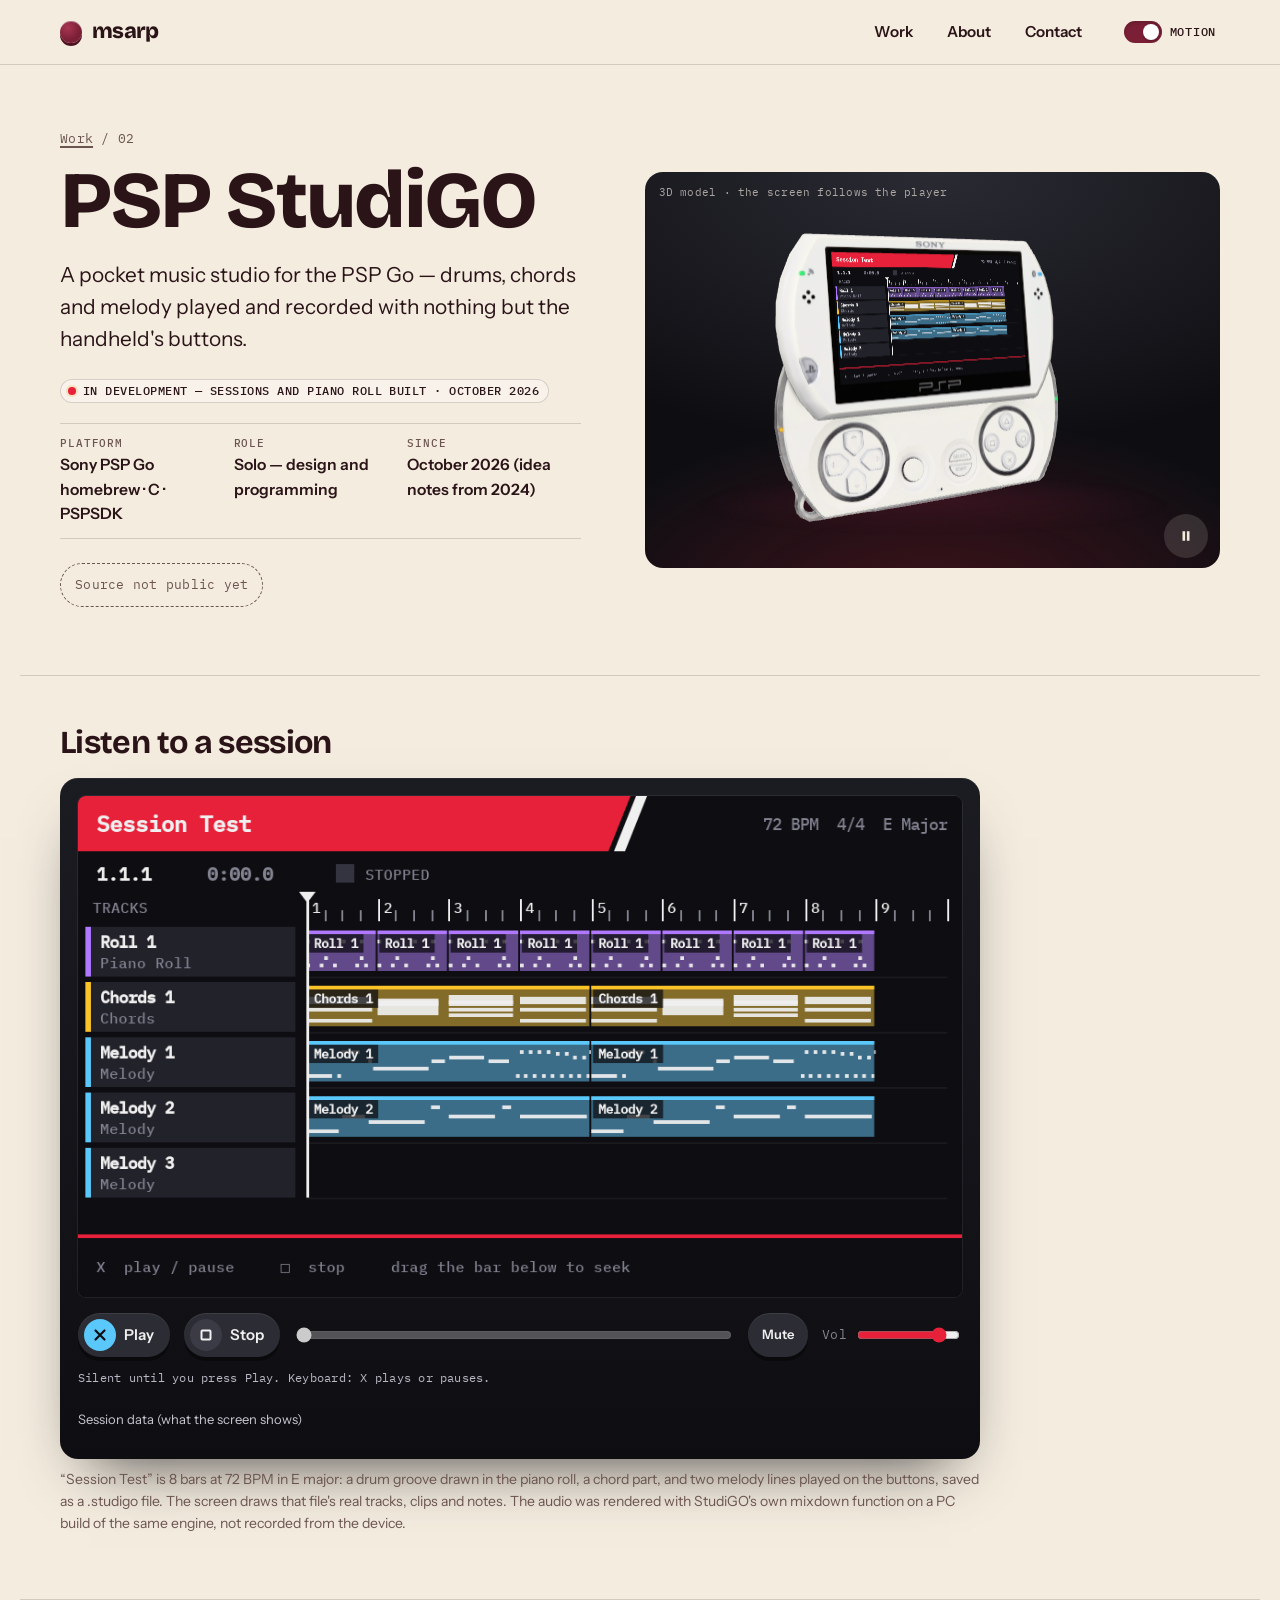
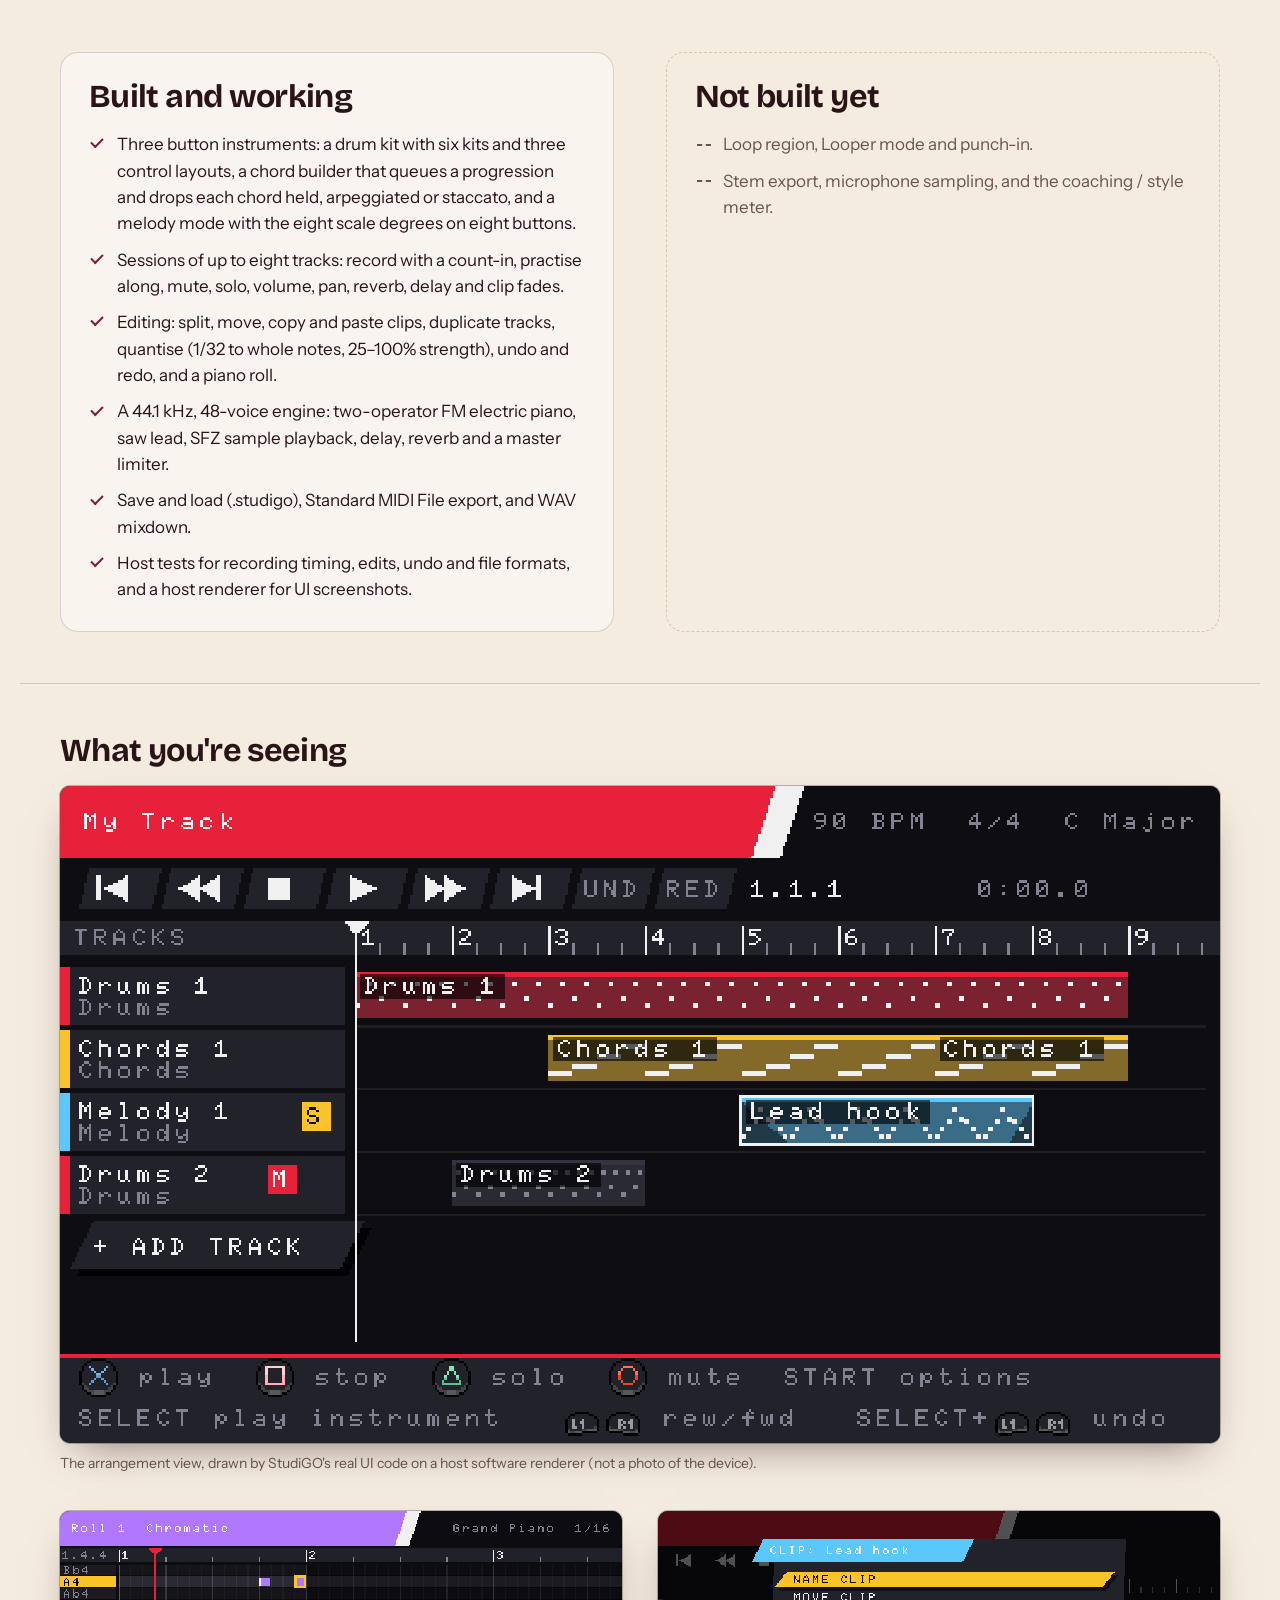
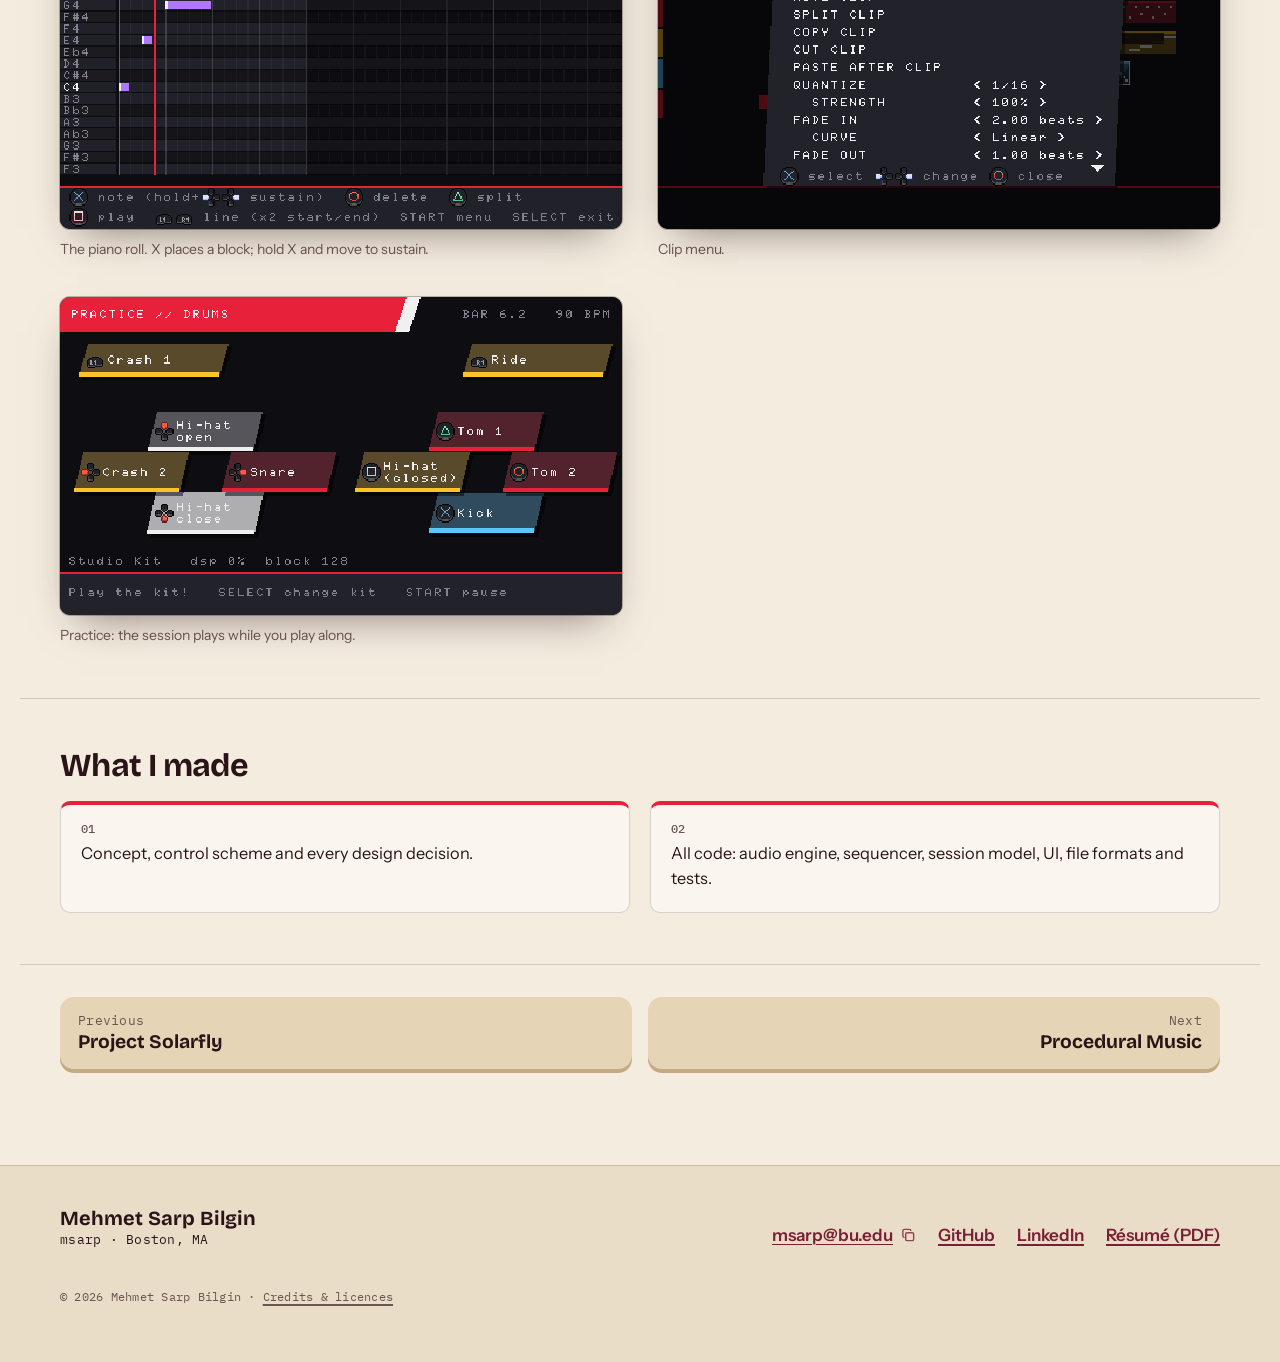
<file: projects/studigo/index.html>
<!DOCTYPE html><html lang="en" data-motion="on"> <head><meta charset="utf-8"><meta name="viewport" content="width=device-width, initial-scale=1"><title>PSP StudiGO — Mehmet Sarp Bilgin</title><meta name="description" content="PSP StudiGO is a solo, from-scratch music studio for the Sony PSP Go, written in C — button instruments, eight-track sessions, a piano roll, and a 48-voice audio engine."><link rel="canonical" href="https://msrpblgn.github.io/projects/studigo/"><meta name="theme-color" content="#f4ecdf"><link rel="icon" href="/favicon.svg" type="image/svg+xml"><link rel="icon" href="/favicon-32.png" sizes="32x32" type="image/png"><link rel="apple-touch-icon" href="/apple-touch-icon.png"><meta property="og:type" content="website"><meta property="og:site_name" content="Mehmet Sarp Bilgin"><meta property="og:title" content="PSP StudiGO — Mehmet Sarp Bilgin"><meta property="og:description" content="PSP StudiGO is a solo, from-scratch music studio for the Sony PSP Go, written in C — button instruments, eight-track sessions, a piano roll, and a 48-voice audio engine."><meta property="og:url" content="https://msrpblgn.github.io/projects/studigo/"><meta property="og:image" content="https://msrpblgn.github.io/og/studigo.png"><meta property="og:image:width" content="1200"><meta property="og:image:height" content="630"><meta property="og:image:alt" content="StudiGO's arrangement view: a red header reading My Track, transport buttons, and four tracks — Drums 1, Chords 1, Melody 1, Drums 2 — with coloured clips on a bar ruler."><meta name="twitter:card" content="summary_large_image"><script>
      // Motion preference before first paint: a saved choice wins, otherwise follow the OS setting.
      (function () {
        var saved = null;
        try { saved = localStorage.getItem('msarp-motion'); } catch (e) {}
        var reduce = window.matchMedia && matchMedia('(prefers-reduced-motion: reduce)').matches;
        document.documentElement.dataset.motion = saved || (reduce ? 'off' : 'on');
      })();
    </script><link rel="stylesheet" href="/_astro/Base.K5g95GQT.css"><link rel="stylesheet" href="/_astro/PocketPlayer.DDP7gGrs.css"><link rel="stylesheet" href="/_astro/_id_.Bvt-3l9f.css"></head> <body> <a class="skip-link" href="#main">Skip to content</a> <header class="site-header" data-astro-cid-3ef6ksr2> <div class="wrap site-header__inner" data-astro-cid-3ef6ksr2> <a class="wordmark" href="/" aria-label="msarp — home" data-astro-cid-3ef6ksr2> <span class="wordmark__key" aria-hidden="true" data-astro-cid-3ef6ksr2></span> <span data-astro-cid-3ef6ksr2>msarp</span> </a> <nav aria-label="Main" data-astro-cid-3ef6ksr2> <ul class="nav" data-astro-cid-3ef6ksr2> <li data-astro-cid-3ef6ksr2><a href="/#work" data-astro-cid-3ef6ksr2>Work</a></li><li data-astro-cid-3ef6ksr2><a href="/#about" data-astro-cid-3ef6ksr2>About</a></li><li data-astro-cid-3ef6ksr2><a href="/#contact" data-astro-cid-3ef6ksr2>Contact</a></li> </ul> </nav> <button class="motion-switch" type="button" data-motion-toggle aria-pressed="false" data-astro-cid-3ef6ksr2> <span class="motion-switch__track" aria-hidden="true" data-astro-cid-3ef6ksr2><span class="motion-switch__knob" data-astro-cid-3ef6ksr2></span></span> <span class="motion-switch__label" data-astro-cid-3ef6ksr2>Motion</span> </button> </div> </header> <main id="main" tabindex="-1">  <article class="project project--studigo" data-astro-cid-xh7mzcst> <header class="wrap project__head" data-astro-cid-xh7mzcst> <div class="project__intro" data-astro-cid-xh7mzcst> <p class="mono crumbs" data-astro-cid-xh7mzcst><a href="/#work" data-astro-cid-xh7mzcst>Work</a> / 02</p> <h1 data-astro-cid-xh7mzcst>PSP StudiGO</h1> <p class="project__tagline" data-astro-cid-xh7mzcst>A pocket music studio for the PSP Go — drums, chords and melody played and recorded with nothing but the handheld&#39;s buttons.</p> <p class="chip" data-astro-cid-xh7mzcst>In development — sessions and piano roll built · October 2026</p> <dl class="specs" data-astro-cid-xh7mzcst> <div data-astro-cid-xh7mzcst><dt data-astro-cid-xh7mzcst>Platform</dt><dd data-astro-cid-xh7mzcst>Sony PSP Go homebrew · C · PSPSDK</dd></div><div data-astro-cid-xh7mzcst><dt data-astro-cid-xh7mzcst>Role</dt><dd data-astro-cid-xh7mzcst>Solo — design and programming</dd></div><div data-astro-cid-xh7mzcst><dt data-astro-cid-xh7mzcst>Since</dt><dd data-astro-cid-xh7mzcst>October 2026 (idea notes from 2024)</dd></div> </dl> <div class="btn-row" data-astro-cid-xh7mzcst>  <span class="note-pill mono" data-astro-cid-xh7mzcst>Source not public yet</span> </div> </div> <div class="project__hero" data-astro-cid-xh7mzcst> <div class="stage stage--psp-go" data-device="psp-go" data-screen-image="/media/studigo/ui-session.png" data-screen-canvas="#session-canvas" data-screen-aspect="1.7647058823529411" data-astro-cid-mqjjhnbj> <p class="visually-hidden" data-astro-cid-mqjjhnbj>A 3D model of a white PSP Go whose screen slides up over the controls and back down. Its screen mirrors the session player on this page.</p> <div class="stage__fallback" data-astro-cid-mqjjhnbj> <div class="stage__bezel" data-astro-cid-mqjjhnbj> <figure class="media" data-astro-cid-pt4riy3x> <div class="media-frame" style="aspect-ratio: 960 / 544" data-astro-cid-pt4riy3x> <img src="/media/studigo/ui-session.png" alt="StudiGO's arrangement view: a red header reading My Track, transport buttons, and four tracks — Drums 1, Chords 1, Melody 1, Drums 2 — with coloured clips on a bar ruler." width="960" height="544" class="pixel" loading="lazy" decoding="async" data-astro-cid-pt4riy3x> </div>   </figure> </div> </div> <canvas class="stage__canvas" aria-hidden="true" data-astro-cid-mqjjhnbj></canvas> <span class="mono stage__note" aria-hidden="true" data-astro-cid-mqjjhnbj>3D model · the screen follows the player</span> <div class="stage__bar" data-astro-cid-mqjjhnbj> <button class="stage__motion" type="button" data-motion-toggle aria-pressed="true" data-astro-cid-mqjjhnbj> <svg class="i-pause" viewBox="0 0 16 16" aria-hidden="true" data-astro-cid-mqjjhnbj><path fill="currentColor" d="M4 2.5h3v11H4zm5 0h3v11H9z" data-astro-cid-mqjjhnbj></path></svg> <svg class="i-play" viewBox="0 0 16 16" aria-hidden="true" data-astro-cid-mqjjhnbj><path fill="currentColor" d="M4 2.5v11l9-5.5z" data-astro-cid-mqjjhnbj></path></svg> <span class="visually-hidden" data-astro-cid-mqjjhnbj>Motion</span> </button> </div> </div> </div> </header> <section class="wrap block" aria-labelledby="listen" data-astro-cid-xh7mzcst> <h2 id="listen" class="block__title" data-astro-cid-xh7mzcst>Listen to a session</h2> <div class="listen" data-astro-cid-xh7mzcst> <section class="pp on-dark" data-pocket-player data-session="{&quot;name&quot;:&quot;Session Test&quot;,&quot;bpm&quot;:72,&quot;sigNum&quot;:4,&quot;sigDen&quot;:4,&quot;keyRoot&quot;:4,&quot;keyScale&quot;:0,&quot;ppq&quot;:960,&quot;end&quot;:30720,&quot;barTicks&quot;:3840,&quot;tracks&quot;:[{&quot;name&quot;:&quot;Roll 1&quot;,&quot;type&quot;:&quot;Piano Roll&quot;,&quot;mute&quot;:0,&quot;solo&quot;:0,&quot;volume&quot;:0.6,&quot;pan&quot;:0},{&quot;name&quot;:&quot;Chords 1&quot;,&quot;type&quot;:&quot;Chords&quot;,&quot;mute&quot;:0,&quot;solo&quot;:0,&quot;volume&quot;:0.55,&quot;pan&quot;:-0.3},{&quot;name&quot;:&quot;Melody 1&quot;,&quot;type&quot;:&quot;Melody&quot;,&quot;mute&quot;:0,&quot;solo&quot;:0,&quot;volume&quot;:1,&quot;pan&quot;:0.6},{&quot;name&quot;:&quot;Melody 2&quot;,&quot;type&quot;:&quot;Melody&quot;,&quot;mute&quot;:0,&quot;solo&quot;:0,&quot;volume&quot;:0.4,&quot;pan&quot;:0},{&quot;name&quot;:&quot;Melody 3&quot;,&quot;type&quot;:&quot;Melody&quot;,&quot;mute&quot;:0,&quot;solo&quot;:0,&quot;volume&quot;:0.9,&quot;pan&quot;:0}],&quot;clips&quot;:[{&quot;name&quot;:&quot;Roll 1&quot;,&quot;track&quot;:0,&quot;start&quot;:0,&quot;length&quot;:3840,&quot;notes&quot;:[[0,240,36,100,4],[0,240,42,100,4],[720,240,36,100,4],[960,240,42,100,4],[960,240,38,100,4],[1440,240,36,100,4],[1920,240,42,100,4],[2640,240,36,100,4],[2880,240,42,100,4],[2880,240,38,100,4],[3120,240,36,100,4]]},{&quot;name&quot;:&quot;Roll 1&quot;,&quot;track&quot;:0,&quot;start&quot;:3840,&quot;length&quot;:3840,&quot;notes&quot;:[[0,240,36,100,4],[0,240,42,100,4],[720,240,36,100,4],[960,240,42,100,4],[960,240,38,100,4],[1440,240,36,100,4],[1920,240,42,100,4],[2640,240,36,100,4],[2880,240,42,100,4],[2880,240,38,100,4],[3120,240,36,100,4]]},{&quot;name&quot;:&quot;Roll 1&quot;,&quot;track&quot;:0,&quot;start&quot;:7680,&quot;length&quot;:3840,&quot;notes&quot;:[[0,240,36,100,4],[0,240,42,100,4],[720,240,36,100,4],[960,240,42,100,4],[960,240,38,100,4],[1440,240,36,100,4],[1920,240,42,100,4],[2640,240,36,100,4],[2880,240,42,100,4],[2880,240,38,100,4],[3120,240,36,100,4]]},{&quot;name&quot;:&quot;Roll 1&quot;,&quot;track&quot;:0,&quot;start&quot;:11520,&quot;length&quot;:3840,&quot;notes&quot;:[[0,240,36,100,4],[0,240,42,100,4],[720,240,36,100,4],[960,240,42,100,4],[960,240,38,100,4],[1440,240,36,100,4],[1920,240,42,100,4],[2640,240,36,100,4],[2880,240,42,100,4],[2880,240,38,100,4],[3120,240,36,100,4]]},{&quot;name&quot;:&quot;Chords 1&quot;,&quot;track&quot;:1,&quot;start&quot;:0,&quot;length&quot;:15360,&quot;notes&quot;:[[0,3646,66,86,1],[0,3646,52,86,1],[0,3646,61,86,1],[0,3646,40,86,1],[3840,3381,59,86,1],[3840,3381,62,86,1],[3840,3381,64,86,1],[3840,3381,48,86,1],[3840,3381,52,86,1],[3840,3381,57,86,1],[7680,3564,47,86,1],[7680,3564,54,86,1],[7680,3564,59,86,1],[7680,3564,61,86,1],[7680,3564,63,86,1],[7680,3564,68,86,1],[11520,3658,40,86,1],[11520,3658,52,86,1],[11520,3658,61,86,1],[11520,3658,66,86,1]]},{&quot;name&quot;:&quot;Melody 1&quot;,&quot;track&quot;:2,&quot;start&quot;:0,&quot;length&quot;:15360,&quot;notes&quot;:[[8,1478,40,95,1],[1670,244,40,95,1],[1887,1090,52,95,1],[3335,294,47,95,1],[3599,3090,44,95,1],[6746,825,47,95,1],[7705,1980,49,95,1],[9818,1204,47,95,1],[11303,237,40,95,1],[11514,217,52,95,1],[11728,227,40,95,1],[11995,204,52,95,1],[12206,237,40,95,1],[12470,224,52,95,1],[12707,221,40,95,1],[12961,188,52,95,1],[13172,258,40,95,1],[13453,194,51,95,1],[13684,230,40,95,1],[13941,174,51,95,1],[14165,218,40,95,1],[14383,197,49,95,1],[14613,254,40,95,1],[14881,210,49,95,1],[15111,181,40,95,1],[15335,25,52,95,1]]},{&quot;name&quot;:&quot;Melody 2&quot;,&quot;track&quot;:3,&quot;start&quot;:0,&quot;length&quot;:15360,&quot;notes&quot;:[[0,1843,64,95,1],[1920,1338,71,95,1],[3360,3123,68,95,1],[6720,581,75,95,1],[7680,2591,71,95,1],[10560,575,75,95,1],[11520,3705,71,95,1]]},{&quot;name&quot;:&quot;Roll 1&quot;,&quot;track&quot;:0,&quot;start&quot;:15360,&quot;length&quot;:3840,&quot;notes&quot;:[[0,240,36,100,4],[0,240,42,100,4],[720,240,36,100,4],[960,240,42,100,4],[960,240,38,100,4],[1440,240,36,100,4],[1920,240,42,100,4],[2640,240,36,100,4],[2880,240,42,100,4],[2880,240,38,100,4],[3120,240,36,100,4]]},{&quot;name&quot;:&quot;Roll 1&quot;,&quot;track&quot;:0,&quot;start&quot;:19200,&quot;length&quot;:3840,&quot;notes&quot;:[[0,240,36,100,4],[0,240,42,100,4],[720,240,36,100,4],[960,240,42,100,4],[960,240,38,100,4],[1440,240,36,100,4],[1920,240,42,100,4],[2640,240,36,100,4],[2880,240,42,100,4],[2880,240,38,100,4],[3120,240,36,100,4]]},{&quot;name&quot;:&quot;Roll 1&quot;,&quot;track&quot;:0,&quot;start&quot;:23040,&quot;length&quot;:3840,&quot;notes&quot;:[[0,240,36,100,4],[0,240,42,100,4],[720,240,36,100,4],[960,240,42,100,4],[960,240,38,100,4],[1440,240,36,100,4],[1920,240,42,100,4],[2640,240,36,100,4],[2880,240,42,100,4],[2880,240,38,100,4],[3120,240,36,100,4]]},{&quot;name&quot;:&quot;Roll 1&quot;,&quot;track&quot;:0,&quot;start&quot;:26880,&quot;length&quot;:3840,&quot;notes&quot;:[[0,240,36,100,4],[0,240,42,100,4],[720,240,36,100,4],[960,240,42,100,4],[960,240,38,100,4],[1440,240,36,100,4],[1920,240,42,100,4],[2640,240,36,100,4],[2880,240,42,100,4],[2880,240,38,100,4],[3120,240,36,100,4]]},{&quot;name&quot;:&quot;Chords 1&quot;,&quot;track&quot;:1,&quot;start&quot;:15360,&quot;length&quot;:15360,&quot;notes&quot;:[[0,3646,40,86,1],[0,3646,52,86,1],[0,3646,61,86,1],[0,3646,66,86,1],[3840,3381,48,86,1],[3840,3381,52,86,1],[3840,3381,57,86,1],[3840,3381,59,86,1],[3840,3381,62,86,1],[3840,3381,64,86,1],[7680,3564,47,86,1],[7680,3564,54,86,1],[7680,3564,59,86,1],[7680,3564,61,86,1],[7680,3564,63,86,1],[7680,3564,68,86,1],[11520,3658,40,86,1],[11520,3658,52,86,1],[11520,3658,61,86,1],[11520,3658,66,86,1]]},{&quot;name&quot;:&quot;Melody 1&quot;,&quot;track&quot;:2,&quot;start&quot;:15360,&quot;length&quot;:15360,&quot;notes&quot;:[[8,1478,40,95,1],[1670,244,40,95,1],[1887,1090,52,95,1],[3335,294,47,95,1],[3599,3090,44,95,1],[6746,825,47,95,1],[7705,1980,49,95,1],[9818,1204,47,95,1],[11303,237,40,95,1],[11514,217,52,95,1],[11728,227,40,95,1],[11995,204,52,95,1],[12206,237,40,95,1],[12470,224,52,95,1],[12707,221,40,95,1],[12961,188,52,95,1],[13172,258,40,95,1],[13453,194,51,95,1],[13684,230,40,95,1],[13941,174,51,95,1],[14165,218,40,95,1],[14383,197,49,95,1],[14613,254,40,95,1],[14881,210,49,95,1],[15111,181,40,95,1],[15335,25,52,95,1]]},{&quot;name&quot;:&quot;Melody 2&quot;,&quot;track&quot;:3,&quot;start&quot;:15360,&quot;length&quot;:15360,&quot;notes&quot;:[[0,1843,64,95,1],[1920,1338,71,95,1],[3360,3123,68,95,1],[6720,581,75,95,1],[7680,2591,71,95,1],[10560,575,75,95,1],[11520,3705,71,95,1]]}]}" aria-labelledby="session-title" data-astro-cid-oboqktdx> <h3 class="visually-hidden" id="session-title" data-astro-cid-oboqktdx>Play the StudiGO session “Session Test”</h3> <div class="pp__screen" data-astro-cid-oboqktdx> <canvas id="session-canvas" width="960" height="544" aria-hidden="true" data-astro-cid-oboqktdx></canvas> </div> <audio preload="none" data-sound data-astro-cid-oboqktdx> <source src="/media/studigo/studigo-session-test.m4a" type="audio/mp4" data-astro-cid-oboqktdx> <source src="/media/studigo/studigo-session-test.webm" type="audio/webm; codecs=opus" data-astro-cid-oboqktdx> </audio> <div class="pp__controls" data-astro-cid-oboqktdx> <button class="pp__key pp__key--play" type="button" data-play data-astro-cid-oboqktdx> <span class="pp__glyph" aria-hidden="true" data-astro-cid-oboqktdx> <svg viewBox="0 0 20 20" data-astro-cid-oboqktdx><path d="M5 5l10 10M15 5L5 15" stroke="currentColor" stroke-width="2.4" stroke-linecap="round" data-astro-cid-oboqktdx></path></svg> </span> <span data-label data-astro-cid-oboqktdx>Play</span> </button> <button class="pp__key" type="button" data-stop aria-label="Stop and return to the start" data-astro-cid-oboqktdx> <span class="pp__glyph" aria-hidden="true" data-astro-cid-oboqktdx> <svg viewBox="0 0 20 20" data-astro-cid-oboqktdx><rect x="5" y="5" width="10" height="10" rx="1" fill="none" stroke="currentColor" stroke-width="2.2" data-astro-cid-oboqktdx></rect></svg> </span> <span data-astro-cid-oboqktdx>Stop</span> </button> <label class="pp__seek" data-astro-cid-oboqktdx> <span class="visually-hidden" data-astro-cid-oboqktdx>Position in the session</span> <input type="range" min="0" max="1000" value="0" step="1" data-seek disabled data-astro-cid-oboqktdx> </label> <button class="pp__key pp__key--small" type="button" data-mute aria-pressed="false" data-astro-cid-oboqktdx> <span data-label data-astro-cid-oboqktdx>Mute</span> </button> <label class="pp__volume" data-astro-cid-oboqktdx> <span class="mono" data-astro-cid-oboqktdx>Vol</span> <input type="range" min="0" max="100" value="85" data-volume aria-label="Volume" data-astro-cid-oboqktdx> </label> </div> <p class="pp__status mono" data-status role="status" aria-live="polite" data-astro-cid-oboqktdx>Silent until you press Play. Keyboard: X plays or pauses.</p> <div class="pp__fail" data-fail hidden data-astro-cid-oboqktdx> <span data-astro-cid-oboqktdx>The audio didn't load.</span> <button class="btn btn--dark btn--sm" type="button" data-retry data-astro-cid-oboqktdx>Retry</button> </div> <details class="pp__data" data-astro-cid-oboqktdx> <summary data-astro-cid-oboqktdx>Session data (what the screen shows)</summary> <table data-astro-cid-oboqktdx> <caption class="visually-hidden" data-astro-cid-oboqktdx>Clips in Session Test, 72 BPM, 4/4</caption> <thead data-astro-cid-oboqktdx><tr data-astro-cid-oboqktdx><th scope="col" data-astro-cid-oboqktdx>Track</th><th scope="col" data-astro-cid-oboqktdx>Clip</th><th scope="col" data-astro-cid-oboqktdx>Starts</th><th scope="col" data-astro-cid-oboqktdx>Length</th><th scope="col" data-astro-cid-oboqktdx>Notes</th></tr></thead> <tbody data-astro-cid-oboqktdx> <tr data-astro-cid-oboqktdx> <td data-astro-cid-oboqktdx>Roll 1</td> <td data-astro-cid-oboqktdx>Roll 1</td> <td data-astro-cid-oboqktdx>0.00 s</td> <td data-astro-cid-oboqktdx>3.33 s</td> <td data-astro-cid-oboqktdx>11</td> </tr><tr data-astro-cid-oboqktdx> <td data-astro-cid-oboqktdx>Roll 1</td> <td data-astro-cid-oboqktdx>Roll 1</td> <td data-astro-cid-oboqktdx>3.33 s</td> <td data-astro-cid-oboqktdx>3.33 s</td> <td data-astro-cid-oboqktdx>11</td> </tr><tr data-astro-cid-oboqktdx> <td data-astro-cid-oboqktdx>Roll 1</td> <td data-astro-cid-oboqktdx>Roll 1</td> <td data-astro-cid-oboqktdx>6.67 s</td> <td data-astro-cid-oboqktdx>3.33 s</td> <td data-astro-cid-oboqktdx>11</td> </tr><tr data-astro-cid-oboqktdx> <td data-astro-cid-oboqktdx>Roll 1</td> <td data-astro-cid-oboqktdx>Roll 1</td> <td data-astro-cid-oboqktdx>10.00 s</td> <td data-astro-cid-oboqktdx>3.33 s</td> <td data-astro-cid-oboqktdx>11</td> </tr><tr data-astro-cid-oboqktdx> <td data-astro-cid-oboqktdx>Chords 1</td> <td data-astro-cid-oboqktdx>Chords 1</td> <td data-astro-cid-oboqktdx>0.00 s</td> <td data-astro-cid-oboqktdx>13.33 s</td> <td data-astro-cid-oboqktdx>20</td> </tr><tr data-astro-cid-oboqktdx> <td data-astro-cid-oboqktdx>Melody 1</td> <td data-astro-cid-oboqktdx>Melody 1</td> <td data-astro-cid-oboqktdx>0.00 s</td> <td data-astro-cid-oboqktdx>13.33 s</td> <td data-astro-cid-oboqktdx>26</td> </tr><tr data-astro-cid-oboqktdx> <td data-astro-cid-oboqktdx>Melody 2</td> <td data-astro-cid-oboqktdx>Melody 2</td> <td data-astro-cid-oboqktdx>0.00 s</td> <td data-astro-cid-oboqktdx>13.33 s</td> <td data-astro-cid-oboqktdx>7</td> </tr><tr data-astro-cid-oboqktdx> <td data-astro-cid-oboqktdx>Roll 1</td> <td data-astro-cid-oboqktdx>Roll 1</td> <td data-astro-cid-oboqktdx>13.33 s</td> <td data-astro-cid-oboqktdx>3.33 s</td> <td data-astro-cid-oboqktdx>11</td> </tr><tr data-astro-cid-oboqktdx> <td data-astro-cid-oboqktdx>Roll 1</td> <td data-astro-cid-oboqktdx>Roll 1</td> <td data-astro-cid-oboqktdx>16.67 s</td> <td data-astro-cid-oboqktdx>3.33 s</td> <td data-astro-cid-oboqktdx>11</td> </tr><tr data-astro-cid-oboqktdx> <td data-astro-cid-oboqktdx>Roll 1</td> <td data-astro-cid-oboqktdx>Roll 1</td> <td data-astro-cid-oboqktdx>20.00 s</td> <td data-astro-cid-oboqktdx>3.33 s</td> <td data-astro-cid-oboqktdx>11</td> </tr><tr data-astro-cid-oboqktdx> <td data-astro-cid-oboqktdx>Roll 1</td> <td data-astro-cid-oboqktdx>Roll 1</td> <td data-astro-cid-oboqktdx>23.33 s</td> <td data-astro-cid-oboqktdx>3.33 s</td> <td data-astro-cid-oboqktdx>11</td> </tr><tr data-astro-cid-oboqktdx> <td data-astro-cid-oboqktdx>Chords 1</td> <td data-astro-cid-oboqktdx>Chords 1</td> <td data-astro-cid-oboqktdx>13.33 s</td> <td data-astro-cid-oboqktdx>13.33 s</td> <td data-astro-cid-oboqktdx>20</td> </tr><tr data-astro-cid-oboqktdx> <td data-astro-cid-oboqktdx>Melody 1</td> <td data-astro-cid-oboqktdx>Melody 1</td> <td data-astro-cid-oboqktdx>13.33 s</td> <td data-astro-cid-oboqktdx>13.33 s</td> <td data-astro-cid-oboqktdx>26</td> </tr><tr data-astro-cid-oboqktdx> <td data-astro-cid-oboqktdx>Melody 2</td> <td data-astro-cid-oboqktdx>Melody 2</td> <td data-astro-cid-oboqktdx>13.33 s</td> <td data-astro-cid-oboqktdx>13.33 s</td> <td data-astro-cid-oboqktdx>7</td> </tr> </tbody> </table> </details> </section> <script type="module" src="/_astro/PocketPlayer.astro_astro_type_script_index_0_lang.CG1Q8vik.js"></script> <p class="cap" data-astro-cid-xh7mzcst> “Session Test” is 8 bars at 72 BPM in E major: a drum groove drawn in the piano roll, a chord part, and two melody lines played on the buttons, saved as a .studigo file. The screen draws that file's real tracks, clips and notes. The audio was rendered with StudiGO's own mixdown
            function on a PC build of the same engine, not recorded from the device.
</p> </div> </section> <section class="wrap block split" aria-label="What works and what doesn't yet" data-astro-cid-xh7mzcst> <div class="panel panel--built" data-astro-cid-xh7mzcst> <h2 class="block__title" data-astro-cid-xh7mzcst>Built and working</h2> <ul class="ticks" data-astro-cid-xh7mzcst> <li data-astro-cid-xh7mzcst>Three button instruments: a drum kit with six kits and three control layouts, a chord builder that queues a progression and drops each chord held, arpeggiated or staccato, and a melody mode with the eight scale degrees on eight buttons.</li><li data-astro-cid-xh7mzcst>Sessions of up to eight tracks: record with a count-in, practise along, mute, solo, volume, pan, reverb, delay and clip fades.</li><li data-astro-cid-xh7mzcst>Editing: split, move, copy and paste clips, duplicate tracks, quantise (1/32 to whole notes, 25–100% strength), undo and redo, and a piano roll.</li><li data-astro-cid-xh7mzcst>A 44.1 kHz, 48-voice engine: two-operator FM electric piano, saw lead, SFZ sample playback, delay, reverb and a master limiter.</li><li data-astro-cid-xh7mzcst>Save and load (.studigo), Standard MIDI File export, and WAV mixdown.</li><li data-astro-cid-xh7mzcst>Host tests for recording timing, edits, undo and file formats, and a host renderer for UI screenshots.</li> </ul> </div> <div class="panel panel--planned" data-astro-cid-xh7mzcst> <h2 class="block__title" data-astro-cid-xh7mzcst>Not built yet</h2> <ul class="dashes" data-astro-cid-xh7mzcst> <li data-astro-cid-xh7mzcst>Loop region, Looper mode and punch-in.</li><li data-astro-cid-xh7mzcst>Stem export, microphone sampling, and the coaching / style meter.</li> </ul> </div> </section> <section class="wrap block" aria-labelledby="seeing" data-astro-cid-xh7mzcst> <h2 id="seeing" class="block__title" data-astro-cid-xh7mzcst>What you're seeing</h2> <div class="gallery" data-astro-cid-xh7mzcst> <figure class="media gallery__wide" data-astro-cid-pt4riy3x> <div class="media-frame" style="aspect-ratio: 960 / 544" data-astro-cid-pt4riy3x> <img src="/media/studigo/ui-session.png" alt="StudiGO's arrangement view: a red header reading My Track, transport buttons, and four tracks — Drums 1, Chords 1, Melody 1, Drums 2 — with coloured clips on a bar ruler." width="960" height="544" class="pixel" loading="lazy" decoding="async" data-astro-cid-pt4riy3x> </div> <figcaption data-astro-cid-pt4riy3x>The arrangement view, drawn by StudiGO's real UI code on a host software renderer (not a photo of the device).</figcaption>  </figure> <figure class="media" data-astro-cid-pt4riy3x> <div class="media-frame" style="aspect-ratio: 960 / 544" data-astro-cid-pt4riy3x> <img src="/media/studigo/ui-pianoroll.png" alt="The piano roll: a purple header, note names down the left, purple note blocks on a grid, and a red play line." width="960" height="544" class="pixel" loading="lazy" decoding="async" data-astro-cid-pt4riy3x> </div> <figcaption data-astro-cid-pt4riy3x>The piano roll. X places a block; hold X and move to sustain.</figcaption>  </figure><figure class="media" data-astro-cid-pt4riy3x> <div class="media-frame" style="aspect-ratio: 960 / 544" data-astro-cid-pt4riy3x> <img src="/media/studigo/ui-clip-menu.png" alt="The clip menu over the arrangement, with fade, volume, pan and quantise options." width="960" height="544" class="pixel" loading="lazy" decoding="async" data-astro-cid-pt4riy3x> </div> <figcaption data-astro-cid-pt4riy3x>Clip menu.</figcaption>  </figure><figure class="media" data-astro-cid-pt4riy3x> <div class="media-frame" style="aspect-ratio: 960 / 544" data-astro-cid-pt4riy3x> <img src="/media/studigo/ui-practice.png" alt="Practice mode header over the session." width="960" height="544" class="pixel" loading="lazy" decoding="async" data-astro-cid-pt4riy3x> </div> <figcaption data-astro-cid-pt4riy3x>Practice: the session plays while you play along.</figcaption>  </figure> </div> </section> <section class="wrap block made" aria-labelledby="made" data-astro-cid-xh7mzcst> <h2 id="made" class="block__title" data-astro-cid-xh7mzcst>What I made</h2> <ul class="made__list" data-astro-cid-xh7mzcst> <li data-astro-cid-xh7mzcst>Concept, control scheme and every design decision.</li><li data-astro-cid-xh7mzcst>All code: audio engine, sequencer, session model, UI, file formats and tests.</li> </ul> </section>  <nav class="wrap pager" aria-label="More projects" data-astro-cid-xh7mzcst> <a class="pager__link" href="/projects/solarfly/" data-astro-cid-xh7mzcst><span class="mono" data-astro-cid-xh7mzcst>Previous</span><span data-astro-cid-xh7mzcst>Project Solarfly</span></a> <a class="pager__link pager__link--next" href="/projects/procedural-music/" data-astro-cid-xh7mzcst><span class="mono" data-astro-cid-xh7mzcst>Next</span><span data-astro-cid-xh7mzcst>Procedural Music</span></a> </nav> </article>  </main> <footer class="site-footer" data-astro-cid-sz7xmlte> <div class="wrap site-footer__inner" data-astro-cid-sz7xmlte> <div data-astro-cid-sz7xmlte> <p class="site-footer__name" data-astro-cid-sz7xmlte>Mehmet Sarp Bilgin</p> <p class="mono" data-astro-cid-sz7xmlte>msarp · Boston, MA</p> </div> <ul class="site-footer__links" data-astro-cid-sz7xmlte> <li data-astro-cid-sz7xmlte><button class="copy-email copy-email--link" type="button" data-copy-email="msarp@bu.edu" aria-label="Copy email address msarp@bu.edu" data-astro-cid-tdf7heui> <span data-copy-label data-astro-cid-tdf7heui>msarp@bu.edu</span> <svg class="copy-email__icon" viewBox="0 0 16 16" aria-hidden="true" data-astro-cid-tdf7heui> <rect x="5" y="5" width="8.5" height="8.5" rx="1.6" fill="none" stroke="currentColor" stroke-width="1.5" data-astro-cid-tdf7heui></rect> <path d="M10.5 3.2V3a1.5 1.5 0 0 0-1.5-1.5H3.5A1.5 1.5 0 0 0 2 3v5.5A1.5 1.5 0 0 0 3.5 10h.3" fill="none" stroke="currentColor" stroke-width="1.5" data-astro-cid-tdf7heui></path> </svg> </button></li> <li data-astro-cid-sz7xmlte><a href="https://github.com/msrpblgn" data-astro-cid-sz7xmlte>GitHub</a></li> <li data-astro-cid-sz7xmlte><a href="https://www.linkedin.com/in/msarp-bilgin" data-astro-cid-sz7xmlte>LinkedIn</a></li> <li data-astro-cid-sz7xmlte><a href="/resume.pdf" data-astro-cid-sz7xmlte>Résumé (PDF)</a></li> </ul> <p class="mono site-footer__small" data-astro-cid-sz7xmlte>© 2026 Mehmet Sarp Bilgin · <a href="/credits/" data-astro-cid-sz7xmlte>Credits &amp; licences</a></p> </div> </footer> <p class="toast" data-toast role="status" aria-live="polite"></p> <script type="module" src="/_astro/Base.astro_astro_type_script_index_0_lang.CjeBUZTr.js"></script> </body> </html>
</file>
<file: _astro/Base.K5g95GQT.css>
@font-face{font-family:Bricolage Grotesque Variable;font-style:normal;font-display:swap;font-weight:200 800;src:url(/_astro/bricolage-grotesque-vietnamese-wght-normal.BUzh504Q.woff2) format("woff2-variations");unicode-range:U+0102-0103,U+0110-0111,U+0128-0129,U+0168-0169,U+01A0-01A1,U+01AF-01B0,U+0300-0301,U+0303-0304,U+0308-0309,U+0323,U+0329,U+1EA0-1EF9,U+20AB}@font-face{font-family:Bricolage Grotesque Variable;font-style:normal;font-display:swap;font-weight:200 800;src:url(/_astro/bricolage-grotesque-latin-ext-wght-normal.CcLUaPy7.woff2) format("woff2-variations");unicode-range:U+0100-02BA,U+02BD-02C5,U+02C7-02CC,U+02CE-02D7,U+02DD-02FF,U+0304,U+0308,U+0329,U+1D00-1DBF,U+1E00-1E9F,U+1EF2-1EFF,U+2020,U+20A0-20AB,U+20AD-20C0,U+2113,U+2C60-2C7F,U+A720-A7FF}@font-face{font-family:Bricolage Grotesque Variable;font-style:normal;font-display:swap;font-weight:200 800;src:url(/_astro/bricolage-grotesque-latin-wght-normal.DLoelf7F.woff2) format("woff2-variations");unicode-range:U+0000-00FF,U+0131,U+0152-0153,U+02BB-02BC,U+02C6,U+02DA,U+02DC,U+0304,U+0308,U+0329,U+2000-206F,U+20AC,U+2122,U+2191,U+2193,U+2212,U+2215,U+FEFF,U+FFFD}@font-face{font-family:Instrument Sans Variable;font-style:normal;font-display:swap;font-weight:400 700;src:url(/_astro/instrument-sans-latin-ext-wght-normal.B5bTHO_g.woff2) format("woff2-variations");unicode-range:U+0100-02BA,U+02BD-02C5,U+02C7-02CC,U+02CE-02D7,U+02DD-02FF,U+0304,U+0308,U+0329,U+1D00-1DBF,U+1E00-1E9F,U+1EF2-1EFF,U+2020,U+20A0-20AB,U+20AD-20C0,U+2113,U+2C60-2C7F,U+A720-A7FF}@font-face{font-family:Instrument Sans Variable;font-style:normal;font-display:swap;font-weight:400 700;src:url(/_astro/instrument-sans-latin-wght-normal.BbzFLZTg.woff2) format("woff2-variations");unicode-range:U+0000-00FF,U+0131,U+0152-0153,U+02BB-02BC,U+02C6,U+02DA,U+02DC,U+0304,U+0308,U+0329,U+2000-206F,U+20AC,U+2122,U+2191,U+2193,U+2212,U+2215,U+FEFF,U+FFFD}@font-face{font-family:IBM Plex Mono;font-style:normal;font-display:swap;font-weight:400;src:url(/_astro/ibm-plex-mono-cyrillic-ext-400-normal.xuaO2J-f.woff2) format("woff2"),url(/_astro/ibm-plex-mono-cyrillic-ext-400-normal.DMdlQ8Kv.woff) format("woff");unicode-range:U+0460-052F,U+1C80-1C8A,U+20B4,U+2DE0-2DFF,U+A640-A69F,U+FE2E-FE2F}@font-face{font-family:IBM Plex Mono;font-style:normal;font-display:swap;font-weight:400;src:url(/_astro/ibm-plex-mono-cyrillic-400-normal.BSMlKf0J.woff2) format("woff2"),url(/_astro/ibm-plex-mono-cyrillic-400-normal.CEL4l2ZJ.woff) format("woff");unicode-range:U+0301,U+0400-045F,U+0490-0491,U+04B0-04B1,U+2116}@font-face{font-family:IBM Plex Mono;font-style:normal;font-display:swap;font-weight:400;src:url(/_astro/ibm-plex-mono-vietnamese-400-normal.BulugwFq.woff2) format("woff2"),url(/_astro/ibm-plex-mono-vietnamese-400-normal.DDuiU_S-.woff) format("woff");unicode-range:U+0102-0103,U+0110-0111,U+0128-0129,U+0168-0169,U+01A0-01A1,U+01AF-01B0,U+0300-0301,U+0303-0304,U+0308-0309,U+0323,U+0329,U+1EA0-1EF9,U+20AB}@font-face{font-family:IBM Plex Mono;font-style:normal;font-display:swap;font-weight:400;src:url(/_astro/ibm-plex-mono-latin-ext-400-normal.BmRBH3aV.woff2) format("woff2"),url(/_astro/ibm-plex-mono-latin-ext-400-normal.D3D2R8hC.woff) format("woff");unicode-range:U+0100-02BA,U+02BD-02C5,U+02C7-02CC,U+02CE-02D7,U+02DD-02FF,U+0304,U+0308,U+0329,U+1D00-1DBF,U+1E00-1E9F,U+1EF2-1EFF,U+2020,U+20A0-20AB,U+20AD-20C0,U+2113,U+2C60-2C7F,U+A720-A7FF}@font-face{font-family:IBM Plex Mono;font-style:normal;font-display:swap;font-weight:400;src:url(/_astro/ibm-plex-mono-latin-400-normal.DMJ8VG8y.woff2) format("woff2"),url(/_astro/ibm-plex-mono-latin-400-normal.CvHOgSBP.woff) format("woff");unicode-range:U+0000-00FF,U+0131,U+0152-0153,U+02BB-02BC,U+02C6,U+02DA,U+02DC,U+0304,U+0308,U+0329,U+2000-206F,U+20AC,U+2122,U+2191,U+2193,U+2212,U+2215,U+FEFF,U+FFFD}@font-face{font-family:IBM Plex Mono;font-style:normal;font-display:swap;font-weight:500;src:url(/_astro/ibm-plex-mono-cyrillic-ext-500-normal.BqneJy0T.woff2) format("woff2"),url(/_astro/ibm-plex-mono-cyrillic-ext-500-normal.BIfNGwUT.woff) format("woff");unicode-range:U+0460-052F,U+1C80-1C8A,U+20B4,U+2DE0-2DFF,U+A640-A69F,U+FE2E-FE2F}@font-face{font-family:IBM Plex Mono;font-style:normal;font-display:swap;font-weight:500;src:url(/_astro/ibm-plex-mono-cyrillic-500-normal.Bq9vWWag.woff2) format("woff2"),url(/_astro/ibm-plex-mono-cyrillic-500-normal.Ael50iVv.woff) format("woff");unicode-range:U+0301,U+0400-045F,U+0490-0491,U+04B0-04B1,U+2116}@font-face{font-family:IBM Plex Mono;font-style:normal;font-display:swap;font-weight:500;src:url(/_astro/ibm-plex-mono-vietnamese-500-normal.DZ4AoWbu.woff2) format("woff2"),url(/_astro/ibm-plex-mono-vietnamese-500-normal.C8zxqsMH.woff) format("woff");unicode-range:U+0102-0103,U+0110-0111,U+0128-0129,U+0168-0169,U+01A0-01A1,U+01AF-01B0,U+0300-0301,U+0303-0304,U+0308-0309,U+0323,U+0329,U+1EA0-1EF9,U+20AB}@font-face{font-family:IBM Plex Mono;font-style:normal;font-display:swap;font-weight:500;src:url(/_astro/ibm-plex-mono-latin-ext-500-normal.CAhNIIs5.woff2) format("woff2"),url(/_astro/ibm-plex-mono-latin-ext-500-normal.CZ70TYgx.woff) format("woff");unicode-range:U+0100-02BA,U+02BD-02C5,U+02C7-02CC,U+02CE-02D7,U+02DD-02FF,U+0304,U+0308,U+0329,U+1D00-1DBF,U+1E00-1E9F,U+1EF2-1EFF,U+2020,U+20A0-20AB,U+20AD-20C0,U+2113,U+2C60-2C7F,U+A720-A7FF}@font-face{font-family:IBM Plex Mono;font-style:normal;font-display:swap;font-weight:500;src:url(/_astro/ibm-plex-mono-latin-500-normal.DSY6xOcd.woff2) format("woff2"),url(/_astro/ibm-plex-mono-latin-500-normal.CB9ihrfo.woff) format("woff");unicode-range:U+0000-00FF,U+0131,U+0152-0153,U+02BB-02BC,U+02C6,U+02DA,U+02DC,U+0304,U+0308,U+0329,U+2000-206F,U+20AC,U+2122,U+2191,U+2193,U+2212,U+2215,U+FEFF,U+FFFD}:root{--paper: #f4ecdf;--paper-deep: #e9ddc8;--paper-edge: #d8c8ad;--ink: #2a1418;--ink-soft: #6b5550;--burgundy: #7a1f35;--burgundy-deep: #4f1222;--sand: #e6d4b6;--sand-edge: #c4aa83;--line: rgba(42, 20, 24, .16);--solarfly-night: #1d1b33;--solarfly-night-2: #2a2747;--solarfly-lamp: #f29a1a;--gba-teal: #2fb5b0;--studigo-bg: #0e0e12;--studigo-panel: #22222a;--studigo-panel-2: #343440;--studigo-red: #e8213a;--studigo-yellow: #fac428;--studigo-blue: #5ac8fa;--studigo-purple: #b078ff;--studigo-white: #f0f0f0;--studigo-dim: #828291;--procedural-ink: #2f4a7a;--font-display: "Bricolage Grotesque Variable", "Bricolage Grotesque", system-ui, sans-serif;--font-text: "Instrument Sans Variable", "Instrument Sans", system-ui, sans-serif;--font-mono: "IBM Plex Mono", ui-monospace, "Cascadia Mono", monospace;--gutter: clamp(16px, 4vw, 40px);--max: 1240px;--radius: 18px;--radius-sm: 10px;--press: 4px;color-scheme:light}*,*:before,*:after{box-sizing:border-box}html{-webkit-text-size-adjust:100%;scroll-padding-top:84px}@media(prefers-reduced-motion:no-preference){html[data-motion=on]{scroll-behavior:smooth}}body{margin:0;background:var(--paper);color:var(--ink);font-family:var(--font-text);font-size:1.0625rem;line-height:1.55;text-rendering:optimizeLegibility;overflow-x:clip}img,video,canvas{display:block;max-width:100%}h1,h2,h3{font-family:var(--font-display);font-weight:700;line-height:1.02;letter-spacing:-.02em;margin:0;text-wrap:balance}p{margin:0 0 1em;text-wrap:pretty}a{color:var(--burgundy);text-decoration-thickness:1.5px;text-underline-offset:3px}a:hover{color:var(--burgundy-deep)}:focus-visible{outline:3px solid var(--burgundy);outline-offset:3px;border-radius:6px}.on-dark :focus-visible,.on-dark:focus-visible{outline-color:var(--solarfly-lamp)}.visually-hidden{position:absolute!important;width:1px;height:1px;overflow:hidden;clip-path:inset(50%);white-space:nowrap}.skip-link{position:absolute;left:12px;top:-60px;z-index:100;padding:10px 16px;background:var(--ink);color:var(--paper);border-radius:999px}.skip-link:focus{top:12px}.wrap{width:100%;max-width:var(--max);margin-inline:auto;padding-inline:var(--gutter)}.mono,.eyebrow{font-family:var(--font-mono);font-size:.8125rem;letter-spacing:.02em}.eyebrow{text-transform:uppercase;color:var(--ink-soft);letter-spacing:.08em}.btn{--btn-bg: var(--burgundy);--btn-fg: var(--paper);--btn-edge: var(--burgundy-deep);display:inline-flex;align-items:center;gap:.5em;min-height:44px;padding:.6em 1.15em;border:0;border-radius:999px;background:var(--btn-bg);color:var(--btn-fg);font:600 1rem/1.1 var(--font-text);text-decoration:none;cursor:pointer;box-shadow:0 var(--press) 0 var(--btn-edge),0 calc(var(--press) + 4px) 14px #2a14182e;transform:translateY(0);transition:transform 70ms ease-out,box-shadow 70ms ease-out,background-color .12s;-webkit-tap-highlight-color:transparent;user-select:none}.btn:hover{color:var(--btn-fg);filter:brightness(1.06)}.btn:active,.btn[aria-pressed=true].is-latched{transform:translateY(var(--press));box-shadow:0 0 0 var(--btn-edge),0 2px 6px #2a141829}.btn--quiet{--btn-bg: var(--sand);--btn-fg: var(--ink);--btn-edge: var(--sand-edge)}.btn--dark{--btn-bg: #f4ecdf;--btn-fg: var(--ink);--btn-edge: #b9a98e}.btn--sm{min-height:36px;padding:.45em .9em;font-size:.875rem;--press: 3px}.btn svg{width:1.1em;height:1.1em;flex:none}.toast{position:fixed;left:50%;bottom:max(20px,env(safe-area-inset-bottom));z-index:120;max-width:calc(100vw - 32px);margin:0;padding:12px 18px;border-radius:999px;background:var(--ink);color:var(--paper);font:600 .9375rem/1.3 var(--font-text);box-shadow:0 12px 30px -10px #2a14188c;transform:translate(-50%,12px);opacity:0;pointer-events:none;transition:opacity .16s ease-out,transform .16s ease-out}.toast.is-on{transform:translate(-50%);opacity:1}.btn-row{display:flex;flex-wrap:wrap;gap:14px 12px;padding-bottom:var(--press)}.chip{display:inline-flex;align-items:center;gap:.55em;padding:.3em .75em .3em .6em;border:1px solid var(--line);border-radius:999px;background:#ffffff59;font:500 .75rem/1.2 var(--font-mono);letter-spacing:.04em;text-transform:uppercase}.chip:before{content:"";width:8px;height:8px;border-radius:50%;background:var(--chip-led, var(--solarfly-lamp));box-shadow:0 0 0 2px #f29a1a38}.specs{display:grid;grid-template-columns:repeat(auto-fit,minmax(170px,1fr));margin:0;border-top:1px solid var(--line)}.specs>div{padding:12px 16px 12px 0;border-bottom:1px solid var(--line)}.specs dt{font:500 .6875rem/1.4 var(--font-mono);letter-spacing:.08em;text-transform:uppercase;color:var(--ink-soft)}.specs dd{margin:2px 0 0;font-weight:600;font-size:.975rem}.pixel{image-rendering:pixelated}.media{margin:0}.media-frame{position:relative;overflow:hidden;border-radius:var(--radius-sm);background:#111;box-shadow:0 0 0 1px #00000040,0 18px 40px -18px #2a14188c}.media-frame>img,.media-frame>video{width:100%;height:100%;object-fit:cover}.media figcaption{margin-top:10px;font-size:.875rem;color:var(--ink-soft)}.media-fail{position:absolute;inset:auto 10px 10px;display:flex;flex-wrap:wrap;align-items:center;gap:10px;padding:10px 12px;border-radius:10px;background:#140e10db;color:#f4ecdf;font-size:.875rem}.media-fail[hidden]{display:none}.media-toggle{position:absolute;right:10px;bottom:10px;display:inline-flex;align-items:center;gap:6px;min-height:36px;padding:0 12px;border:0;border-radius:999px;background:#140e10b8;color:#f4ecdf;font:500 .75rem/1 var(--font-mono);letter-spacing:.04em;cursor:pointer;backdrop-filter:blur(6px)}.media-toggle svg{width:14px;height:14px}.section{padding-block:clamp(56px,9vw,120px)}.section-head{display:flex;align-items:baseline;justify-content:space-between;gap:16px;margin-bottom:clamp(24px,4vw,44px)}.section-head h2{font-size:clamp(2rem,4.6vw,3.4rem)}html[data-motion=off] *,html[data-motion=off] *:before,html[data-motion=off] *:after{animation-duration:.001ms!important;animation-iteration-count:1!important;transition-duration:.001ms!important}.site-header[data-astro-cid-3ef6ksr2]{position:sticky;top:0;z-index:50;background:color-mix(in srgb,var(--paper) 88%,transparent);backdrop-filter:saturate(1.2) blur(10px);border-bottom:1px solid var(--line)}.site-header__inner[data-astro-cid-3ef6ksr2]{display:flex;align-items:center;gap:clamp(12px,3vw,32px);min-height:64px}.wordmark[data-astro-cid-3ef6ksr2]{display:inline-flex;align-items:center;gap:10px;color:var(--ink);text-decoration:none;font:800 1.35rem/1 var(--font-display);letter-spacing:-.03em}.wordmark__key[data-astro-cid-3ef6ksr2]{width:22px;height:22px;border-radius:50%;background:radial-gradient(circle at 35% 30%,#a83552,var(--burgundy) 60%);box-shadow:0 3px 0 var(--burgundy-deep),inset 0 1px #ffffff59}.site-header__inner[data-astro-cid-3ef6ksr2]>nav[data-astro-cid-3ef6ksr2]{margin-left:auto}.nav[data-astro-cid-3ef6ksr2]{display:flex;gap:clamp(4px,2vw,22px);margin:0;padding:0;list-style:none}.nav[data-astro-cid-3ef6ksr2] a[data-astro-cid-3ef6ksr2]{display:inline-flex;align-items:center;min-height:44px;padding:0 6px;color:var(--ink);font-weight:600;font-size:.95rem;text-decoration:none}.nav[data-astro-cid-3ef6ksr2] a[data-astro-cid-3ef6ksr2]:hover{color:var(--burgundy);text-decoration:underline}.motion-switch[data-astro-cid-3ef6ksr2]{display:inline-flex;align-items:center;gap:8px;min-height:44px;padding:0 4px;border:0;background:none;color:var(--ink);font:500 .75rem/1 var(--font-mono);text-transform:uppercase;letter-spacing:.06em;cursor:pointer}.motion-switch__track[data-astro-cid-3ef6ksr2]{position:relative;width:38px;height:22px;border-radius:999px;background:var(--paper-deep);box-shadow:inset 0 2px 3px #2a141840}.motion-switch__knob[data-astro-cid-3ef6ksr2]{position:absolute;top:3px;left:3px;width:16px;height:16px;border-radius:50%;background:#fff;box-shadow:0 1px 2px #2a141866;transition:transform .14s ease-out,background-color .14s}.motion-switch[data-astro-cid-3ef6ksr2][aria-pressed=true] .motion-switch__track[data-astro-cid-3ef6ksr2]{background:var(--burgundy)}.motion-switch[data-astro-cid-3ef6ksr2][aria-pressed=true] .motion-switch__knob[data-astro-cid-3ef6ksr2]{transform:translate(16px)}@media(max-width:560px){.site-header__inner[data-astro-cid-3ef6ksr2]{flex-wrap:wrap;row-gap:0;padding-block:4px}.site-header__inner[data-astro-cid-3ef6ksr2]>nav[data-astro-cid-3ef6ksr2]{order:3;width:100%}.nav[data-astro-cid-3ef6ksr2]{margin:0 0 0 -6px;justify-content:space-between}.motion-switch[data-astro-cid-3ef6ksr2]{margin-left:auto}}.copy-email[data-astro-cid-tdf7heui]{gap:8px}.copy-email__icon[data-astro-cid-tdf7heui]{width:15px;height:15px;flex:none;opacity:.8}.copy-email--link[data-astro-cid-tdf7heui]{display:inline-flex;align-items:center;min-height:44px;padding:0;border:0;background:none;color:var(--burgundy);font:inherit;font-weight:600;text-decoration:underline;text-decoration-thickness:1px;text-underline-offset:.18em;cursor:pointer}.copy-email--link[data-astro-cid-tdf7heui]:hover{color:var(--burgundy-deep)}.site-footer[data-astro-cid-sz7xmlte]{margin-top:clamp(40px,8vw,96px);padding-block:40px 56px;background:var(--paper-deep);border-top:1px solid var(--line)}.site-footer__inner[data-astro-cid-sz7xmlte]{display:grid;grid-template-columns:1fr auto;gap:24px 40px}.site-footer__name[data-astro-cid-sz7xmlte]{margin:0;font:700 1.25rem/1.2 var(--font-display)}.site-footer__links[data-astro-cid-sz7xmlte]{display:flex;flex-wrap:wrap;gap:8px 22px;margin:0;padding:0;list-style:none;align-self:center}.site-footer__links[data-astro-cid-sz7xmlte] a[data-astro-cid-sz7xmlte]{display:inline-flex;min-height:44px;align-items:center;font-weight:600}.site-footer__small[data-astro-cid-sz7xmlte]{grid-column:1 / -1;margin:0;color:var(--ink-soft);font-size:.75rem}.site-footer__small[data-astro-cid-sz7xmlte] a[data-astro-cid-sz7xmlte]{color:inherit}@media(max-width:700px){.site-footer__inner[data-astro-cid-sz7xmlte]{grid-template-columns:1fr}}
</file>
<file: _astro/PocketPlayer.DDP7gGrs.css>
.transcript[data-astro-cid-pt4riy3x]{border-radius:var(--radius-sm);background:#f9f5ec;border:1px solid var(--line);box-shadow:0 18px 40px -22px #2a141873;overflow:auto;max-height:30rem}.transcript[data-astro-cid-pt4riy3x] pre[data-astro-cid-pt4riy3x]{margin:0;padding:18px 20px;font:400 .8125rem/1.6 var(--font-mono);color:var(--procedural-ink);white-space:pre}figcaption[data-astro-cid-pt4riy3x] code{font-family:var(--font-mono);font-size:.92em}.media-fail__link[data-astro-cid-pt4riy3x]{color:#f4ecdf}.chapters[data-astro-cid-pt4riy3x]{display:grid;grid-template-columns:repeat(auto-fill,minmax(220px,1fr));gap:6px;margin:14px 0 0;padding:0;list-style:none}.chapters[data-astro-cid-pt4riy3x] button[data-astro-cid-pt4riy3x]{width:100%;min-height:44px;padding:8px 12px;border:1px solid var(--line);border-radius:10px;background:#fff6;color:var(--ink);font:500 .875rem/1.3 var(--font-text);text-align:left;cursor:pointer}.chapters[data-astro-cid-pt4riy3x] button[data-astro-cid-pt4riy3x]:hover{border-color:var(--burgundy)}.chapters[data-astro-cid-pt4riy3x] button[data-astro-cid-pt4riy3x][aria-current]{background:var(--ink);border-color:var(--ink);color:var(--paper)}@media(min-width:900px){.media--chapters[data-astro-cid-pt4riy3x]{display:grid;grid-template-columns:minmax(0,2.3fr) minmax(220px,1fr);column-gap:28px;align-items:start}.media--chapters[data-astro-cid-pt4riy3x]>[data-astro-cid-pt4riy3x]:not(.chapters){grid-column:1}.media--chapters[data-astro-cid-pt4riy3x] .chapters[data-astro-cid-pt4riy3x]{grid-column:2;grid-row:1 / span 2;grid-template-columns:minmax(0,1fr);margin-top:0}}.chapters[data-astro-cid-pt4riy3x] .mono[data-astro-cid-pt4riy3x]{margin-right:6px;opacity:.75}.stage[data-astro-cid-mqjjhnbj]{position:relative;aspect-ratio:5 / 4;border-radius:var(--radius);overflow:hidden;isolation:isolate}.stage--gba-sp[data-astro-cid-mqjjhnbj]{background:radial-gradient(120% 80% at 50% 105%,rgba(242,154,26,.28),transparent 60%),radial-gradient(90% 70% at 50% 0%,var(--solarfly-night-2),var(--solarfly-night))}.stage--psp-go[data-astro-cid-mqjjhnbj]{aspect-ratio:16 / 11;background:radial-gradient(110% 80% at 50% 110%,rgba(232,33,58,.22),transparent 60%),radial-gradient(90% 70% at 50% 0%,#2a2a33,var(--studigo-bg))}.stage__canvas[data-astro-cid-mqjjhnbj]{position:absolute;inset:0;width:100%;height:100%;opacity:0;transition:opacity .4s ease-out}.stage[data-astro-cid-mqjjhnbj].is-3d .stage__canvas[data-astro-cid-mqjjhnbj]{opacity:1}.stage__fallback[data-astro-cid-mqjjhnbj]{position:absolute;inset:0;display:grid;place-items:center;padding:9% 10% 14%}.stage[data-astro-cid-mqjjhnbj].is-3d .stage__fallback[data-astro-cid-mqjjhnbj]{display:none}.stage__bezel[data-astro-cid-mqjjhnbj]{width:100%;max-width:560px;padding:4%;border-radius:16px;background:linear-gradient(160deg,#2fb5b0,#23928e);box-shadow:0 24px 50px -20px #000000b3,inset 0 2px #ffffff40}.stage--psp-go[data-astro-cid-mqjjhnbj] .stage__bezel[data-astro-cid-mqjjhnbj]{background:linear-gradient(160deg,#f6f5f1,#dcdbd5)}.stage__bezel[data-astro-cid-mqjjhnbj] .media-frame{border-radius:6px}.stage__bar[data-astro-cid-mqjjhnbj]{position:absolute;left:12px;right:12px;bottom:10px;display:flex;align-items:center;justify-content:flex-end;gap:10px;pointer-events:none}.stage__note[data-astro-cid-mqjjhnbj]{position:absolute;top:12px;left:14px;font-size:.6875rem;color:#f4ecdfa8;visibility:hidden}.stage[data-astro-cid-mqjjhnbj].is-3d .stage__note[data-astro-cid-mqjjhnbj]{visibility:visible}.stage__motion[data-astro-cid-mqjjhnbj]{pointer-events:auto;display:grid;place-items:center;flex:none;width:44px;height:44px;border:0;border-radius:50%;background:#f4ecdf24;color:#f4ecdf;cursor:pointer}.stage__motion[data-astro-cid-mqjjhnbj] svg[data-astro-cid-mqjjhnbj]{width:14px;height:14px}.stage__motion[data-astro-cid-mqjjhnbj]:focus-visible{outline-color:var(--solarfly-lamp)}.stage__motion[data-astro-cid-mqjjhnbj][aria-pressed=true] .i-play[data-astro-cid-mqjjhnbj],.stage__motion[data-astro-cid-mqjjhnbj][aria-pressed=false] .i-pause[data-astro-cid-mqjjhnbj],.stage[data-astro-cid-mqjjhnbj] .media-toggle{display:none}.pp[data-astro-cid-oboqktdx]{padding:clamp(12px,2vw,18px);border-radius:var(--radius);background:linear-gradient(180deg,#1b1b22,var(--studigo-bg));color:var(--studigo-white);box-shadow:0 30px 60px -30px #0e0e12cc,inset 0 1px #ffffff0f}.pp__screen[data-astro-cid-oboqktdx]{border-radius:8px;overflow:hidden;background:#0e0e12;box-shadow:0 0 0 1px #ffffff12}.pp[data-astro-cid-oboqktdx] canvas[data-astro-cid-oboqktdx]{width:100%;height:auto;aspect-ratio:480 / 272}.pp__controls[data-astro-cid-oboqktdx]{display:flex;flex-wrap:wrap;align-items:center;gap:12px 14px;margin-top:14px;padding-bottom:4px}.pp__key[data-astro-cid-oboqktdx]{display:inline-flex;align-items:center;gap:8px;min-height:44px;padding:0 16px 0 6px;border:0;border-radius:999px;background:#2c2c35;color:var(--studigo-white);font:600 .9375rem/1 var(--font-text);cursor:pointer;box-shadow:0 4px #0a0a0d,inset 0 1px #ffffff14;transition:transform 60ms,box-shadow 60ms}.pp__key[data-astro-cid-oboqktdx]:active{transform:translateY(4px);box-shadow:0 0 #0a0a0d}.pp__key--small[data-astro-cid-oboqktdx]{padding:0 14px;font-size:.8125rem}.pp__key[data-astro-cid-oboqktdx][aria-pressed=true]{background:var(--studigo-red)}.pp__glyph[data-astro-cid-oboqktdx]{display:grid;place-items:center;width:32px;height:32px;border-radius:50%;background:#3b3b46}.pp__glyph[data-astro-cid-oboqktdx] svg[data-astro-cid-oboqktdx]{width:18px;height:18px}.pp__key--play[data-astro-cid-oboqktdx] .pp__glyph[data-astro-cid-oboqktdx]{background:var(--studigo-blue);color:#0e0e12}.pp__key--play[data-astro-cid-oboqktdx][data-state=playing] .pp__glyph[data-astro-cid-oboqktdx]{background:var(--studigo-red);color:#fff}.pp__seek[data-astro-cid-oboqktdx]{flex:1 1 160px;display:flex}.pp[data-astro-cid-oboqktdx] input[data-astro-cid-oboqktdx][type=range]{width:100%;min-height:44px;accent-color:var(--studigo-red);background:transparent}.pp__volume[data-astro-cid-oboqktdx]{display:inline-flex;align-items:center;gap:8px;width:140px;color:var(--studigo-dim)}.pp__status[data-astro-cid-oboqktdx]{margin:6px 0 0;min-height:1.5em;color:#b9b9c6;font-size:.75rem}.pp__fail[data-astro-cid-oboqktdx]{display:flex;flex-wrap:wrap;align-items:center;gap:10px;margin-top:8px;padding:10px 12px;border-radius:10px;background:#e8213a29}.pp__fail[data-astro-cid-oboqktdx][hidden]{display:none}.pp__data[data-astro-cid-oboqktdx]{margin-top:10px;font-size:.8125rem;color:#c9c9d4}.pp__data[data-astro-cid-oboqktdx] summary[data-astro-cid-oboqktdx]{min-height:44px;display:flex;align-items:center;cursor:pointer}.pp__data[data-astro-cid-oboqktdx] table[data-astro-cid-oboqktdx]{width:100%;border-collapse:collapse;font-family:var(--font-mono);font-size:.75rem}.pp__data[data-astro-cid-oboqktdx] th[data-astro-cid-oboqktdx],.pp__data[data-astro-cid-oboqktdx] td[data-astro-cid-oboqktdx]{padding:6px 8px 6px 0;border-bottom:1px solid rgba(255,255,255,.08);text-align:left}.pp[data-astro-cid-oboqktdx] [data-astro-cid-oboqktdx]:focus-visible{outline-color:var(--studigo-blue)}
</file>
<file: _astro/index.BCCN9X_T.css>
.hero[data-astro-cid-j7pv25f6]{display:grid;grid-template-columns:minmax(0,1.1fr) minmax(0,1fr);gap:clamp(28px,5vw,72px);align-items:center;padding-block:clamp(32px,6vw,88px) clamp(24px,5vw,64px)}.hero__status[data-astro-cid-j7pv25f6]{margin-bottom:18px;text-transform:none;letter-spacing:.01em;font-size:.8125rem;line-height:1.5;border-radius:16px;--chip-led: #3f9b5a}.hero__status[data-astro-cid-j7pv25f6]:before{flex-shrink:0}.hero__status-part[data-astro-cid-j7pv25f6]{white-space:nowrap}.hero[data-astro-cid-j7pv25f6] h1[data-astro-cid-j7pv25f6]{margin:10px 0 18px;font-size:clamp(2.9rem,8.2vw,6.4rem);font-weight:800;letter-spacing:-.035em;line-height:.92}.hero__line[data-astro-cid-j7pv25f6]{max-width:30ch;margin-bottom:26px;font:500 clamp(1.2rem,2.1vw,1.55rem)/1.35 var(--font-text)}.rack[data-astro-cid-j7pv25f6] ol[data-astro-cid-j7pv25f6]{display:grid;gap:12px;margin:0;padding:0;list-style:none}.cart[data-astro-cid-j7pv25f6]{--cart: var(--burgundy);display:grid;grid-template-columns:1fr 44%;align-items:stretch;min-height:112px;border-radius:14px;overflow:hidden;color:var(--paper);background:var(--cart);text-decoration:none;box-shadow:0 5px color-mix(in srgb,var(--cart) 55%,black),0 14px 26px -14px #2a141899;transition:transform 80ms ease-out,box-shadow 80ms ease-out}.cart[data-astro-cid-j7pv25f6]:hover{color:var(--paper);transform:translateY(-2px);box-shadow:0 7px color-mix(in srgb,var(--cart) 55%,black),0 18px 30px -14px #2a141899}.cart[data-astro-cid-j7pv25f6]:active{transform:translateY(5px);box-shadow:0 0 color-mix(in srgb,var(--cart) 55%,black)}.cart--solarfly[data-astro-cid-j7pv25f6]{--cart: var(--solarfly-night)}.cart--studigo[data-astro-cid-j7pv25f6]{--cart: #1f1f27}.cart--procedural[data-astro-cid-j7pv25f6]{--cart: var(--procedural-ink)}.cart__label[data-astro-cid-j7pv25f6]{display:flex;flex-direction:column;justify-content:center;gap:2px;padding:14px 16px}.cart__num[data-astro-cid-j7pv25f6]{color:#f4ecdfb3}.cart--solarfly[data-astro-cid-j7pv25f6] .cart__num[data-astro-cid-j7pv25f6]{color:var(--solarfly-lamp)}.cart--studigo[data-astro-cid-j7pv25f6] .cart__num[data-astro-cid-j7pv25f6]{color:#ff6b7e}.cart__title[data-astro-cid-j7pv25f6]{font:700 1.3rem/1.1 var(--font-display)}.cart__plat[data-astro-cid-j7pv25f6]{font-size:.8125rem;color:#f4ecdfc7}.cart__window[data-astro-cid-j7pv25f6]{position:relative;margin:10px 10px 10px 0;border-radius:8px;overflow:hidden;background:#0d0d10}.cart__window[data-astro-cid-j7pv25f6] img[data-astro-cid-j7pv25f6]{width:100%;height:100%;object-fit:cover}.cart__code[data-astro-cid-j7pv25f6]{display:block;height:100%;padding:10px 12px;background:#f9f5ec;color:var(--procedural-ink);font:500 .6875rem/1.55 var(--font-mono);white-space:pre;overflow:hidden}.feature[data-astro-cid-j7pv25f6]{border-top:1px solid var(--line)}.feature__grid[data-astro-cid-j7pv25f6]{display:grid;grid-template-columns:minmax(0,.9fr) minmax(0,1.1fr);gap:clamp(28px,5vw,72px);align-items:center}.feature__grid--even[data-astro-cid-j7pv25f6]{grid-template-columns:minmax(0,1fr) minmax(0,1fr)}.feature__num[data-astro-cid-j7pv25f6]{margin-bottom:10px;color:var(--ink-soft)}.feature[data-astro-cid-j7pv25f6] h2[data-astro-cid-j7pv25f6]{font-size:clamp(2.3rem,5vw,3.8rem);margin-bottom:14px}.feature__tagline[data-astro-cid-j7pv25f6]{font-size:1.15rem;max-width:38ch}.feature[data-astro-cid-j7pv25f6] .chip[data-astro-cid-j7pv25f6]{margin-bottom:18px}.chip--studigo[data-astro-cid-j7pv25f6]{--chip-led: var(--studigo-red)}.chip--procedural[data-astro-cid-j7pv25f6]{--chip-led: var(--procedural-ink)}.feature__points[data-astro-cid-j7pv25f6]{margin:18px 0 24px;padding-left:1.1em}.feature__points[data-astro-cid-j7pv25f6] li[data-astro-cid-j7pv25f6]+li[data-astro-cid-j7pv25f6]{margin-top:6px}.feature__cap[data-astro-cid-j7pv25f6]{margin-top:10px;font-size:.875rem;color:var(--ink-soft)}.strip[data-astro-cid-j7pv25f6]{display:grid;grid-template-columns:repeat(3,minmax(0,1fr));gap:clamp(12px,2vw,24px);margin:clamp(28px,4vw,48px) 0 0;padding:0;list-style:none}.listen[data-astro-cid-j7pv25f6]{display:grid;grid-template-columns:minmax(0,1.5fr) minmax(0,1fr);gap:clamp(24px,4vw,56px);align-items:start;margin-top:clamp(28px,4vw,48px)}.listen__about[data-astro-cid-j7pv25f6] h3[data-astro-cid-j7pv25f6]{font-size:1.6rem;margin:6px 0 12px}.listen__about[data-astro-cid-j7pv25f6] code[data-astro-cid-j7pv25f6]{font-family:var(--font-mono);font-size:.92em}.small[data-astro-cid-j7pv25f6]{font-size:.875rem;color:var(--ink-soft)}.about[data-astro-cid-j7pv25f6]{display:grid;grid-template-columns:minmax(0,.8fr) minmax(0,1.2fr);gap:clamp(20px,5vw,72px);border-top:1px solid var(--line)}.about[data-astro-cid-j7pv25f6] h2[data-astro-cid-j7pv25f6],.contact[data-astro-cid-j7pv25f6] h2[data-astro-cid-j7pv25f6]{margin-top:8px;font-size:clamp(2.2rem,5vw,3.6rem)}.about__body[data-astro-cid-j7pv25f6]{max-width:62ch;font-size:1.08rem}.contact[data-astro-cid-j7pv25f6]{border-top:1px solid var(--line)}.contact__line[data-astro-cid-j7pv25f6]{max-width:46ch;margin:14px 0 26px;font-size:1.2rem}@media(max-width:900px){.hero[data-astro-cid-j7pv25f6],.feature__grid[data-astro-cid-j7pv25f6],.feature__grid--even[data-astro-cid-j7pv25f6],.listen[data-astro-cid-j7pv25f6],.about[data-astro-cid-j7pv25f6]{grid-template-columns:minmax(0,1fr)}.feature__media[data-astro-cid-j7pv25f6]{order:-1}}@media(max-width:640px){.strip[data-astro-cid-j7pv25f6]{grid-template-columns:minmax(0,1fr) minmax(0,1fr)}.strip[data-astro-cid-j7pv25f6] li[data-astro-cid-j7pv25f6]:last-child{grid-column:1 / -1}.cart[data-astro-cid-j7pv25f6]{grid-template-columns:1fr 42%;min-height:96px}.cart__title[data-astro-cid-j7pv25f6]{font-size:1.12rem}}
</file>
<file: _astro/_id_.Bvt-3l9f.css>
.project__head[data-astro-cid-xh7mzcst]{display:grid;grid-template-columns:minmax(0,.95fr) minmax(0,1.05fr);gap:clamp(28px,5vw,64px);align-items:center;padding-block:clamp(28px,5vw,72px)}.crumbs[data-astro-cid-xh7mzcst]{color:var(--ink-soft);margin-bottom:12px}.crumbs[data-astro-cid-xh7mzcst] a[data-astro-cid-xh7mzcst]{color:inherit}.project[data-astro-cid-xh7mzcst] h1[data-astro-cid-xh7mzcst]{font-size:clamp(2.6rem,6.4vw,5rem);font-weight:800;letter-spacing:-.03em;margin-bottom:16px}.project__tagline[data-astro-cid-xh7mzcst]{max-width:40ch;font-size:clamp(1.1rem,1.8vw,1.3rem)}.project[data-astro-cid-xh7mzcst] .chip[data-astro-cid-xh7mzcst]{margin-bottom:20px}.project--studigo[data-astro-cid-xh7mzcst] .chip[data-astro-cid-xh7mzcst]{--chip-led: var(--studigo-red)}.project--procedural[data-astro-cid-xh7mzcst] .chip[data-astro-cid-xh7mzcst]{--chip-led: var(--procedural-ink)}.project[data-astro-cid-xh7mzcst] .specs[data-astro-cid-xh7mzcst]{margin-bottom:24px}.note-pill[data-astro-cid-xh7mzcst]{display:inline-flex;align-items:center;min-height:44px;padding:0 14px;border:1px dashed var(--ink-soft);border-radius:999px;color:var(--ink-soft)}.cap[data-astro-cid-xh7mzcst]{margin-top:10px;font-size:.875rem;color:var(--ink-soft)}.cap[data-astro-cid-xh7mzcst] code[data-astro-cid-xh7mzcst]{font-family:var(--font-mono);font-size:.9em}.block[data-astro-cid-xh7mzcst]{padding-block:clamp(28px,4vw,52px);border-top:1px solid var(--line)}.block__title[data-astro-cid-xh7mzcst]{margin-bottom:18px;font-size:clamp(1.5rem,2.6vw,2rem)}.split[data-astro-cid-xh7mzcst]{display:grid;grid-template-columns:minmax(0,1fr) minmax(0,1fr);gap:clamp(20px,4vw,56px)}.panel[data-astro-cid-xh7mzcst]{padding:clamp(18px,2.5vw,28px);border-radius:var(--radius)}.panel--built[data-astro-cid-xh7mzcst]{background:#ffffff73;border:1px solid var(--line)}.panel--planned[data-astro-cid-xh7mzcst]{border:1.5px dashed var(--paper-edge)}.ticks[data-astro-cid-xh7mzcst],.dashes[data-astro-cid-xh7mzcst]{margin:0;padding:0;list-style:none}.ticks[data-astro-cid-xh7mzcst] li[data-astro-cid-xh7mzcst],.dashes[data-astro-cid-xh7mzcst] li[data-astro-cid-xh7mzcst]{position:relative;padding-left:28px}.ticks[data-astro-cid-xh7mzcst] li[data-astro-cid-xh7mzcst]+li[data-astro-cid-xh7mzcst],.dashes[data-astro-cid-xh7mzcst] li[data-astro-cid-xh7mzcst]+li[data-astro-cid-xh7mzcst]{margin-top:10px}.ticks[data-astro-cid-xh7mzcst] li[data-astro-cid-xh7mzcst]:before{content:"";position:absolute;left:2px;top:.42em;width:12px;height:7px;border-left:2.5px solid var(--burgundy);border-bottom:2.5px solid var(--burgundy);transform:rotate(-45deg)}.dashes[data-astro-cid-xh7mzcst] li[data-astro-cid-xh7mzcst]{color:var(--ink-soft)}.dashes[data-astro-cid-xh7mzcst] li[data-astro-cid-xh7mzcst]:before{content:"";position:absolute;left:2px;top:.72em;width:14px;border-top:2px dashed var(--ink-soft)}.gallery[data-astro-cid-xh7mzcst]{display:grid;grid-template-columns:repeat(2,minmax(0,1fr));gap:clamp(18px,3vw,36px)}.gallery[data-astro-cid-xh7mzcst] .gallery__wide{grid-column:1 / -1}.listen[data-astro-cid-xh7mzcst]{max-width:920px}.made__list[data-astro-cid-xh7mzcst]{display:grid;grid-template-columns:repeat(auto-fit,minmax(min(100%,260px),1fr));gap:clamp(12px,2vw,20px);margin:0;padding:0;list-style:none;counter-reset:made}.made__list[data-astro-cid-xh7mzcst] li[data-astro-cid-xh7mzcst]{position:relative;padding:18px 20px 20px;border-radius:var(--radius-sm);background:#ffffff80;border:1px solid var(--line);border-top:4px solid var(--made-accent, var(--burgundy));font-size:1.02rem;counter-increment:made}.made__list[data-astro-cid-xh7mzcst] li[data-astro-cid-xh7mzcst]:before{content:counter(made,decimal-leading-zero);display:block;margin-bottom:6px;color:var(--ink-soft);font:500 .75rem/1 var(--font-mono)}.project--solarfly[data-astro-cid-xh7mzcst] .made__list[data-astro-cid-xh7mzcst]{--made-accent: var(--solarfly-lamp)}.project--studigo[data-astro-cid-xh7mzcst] .made__list[data-astro-cid-xh7mzcst]{--made-accent: var(--studigo-red)}.project--procedural[data-astro-cid-xh7mzcst] .made__list[data-astro-cid-xh7mzcst]{--made-accent: var(--procedural-ink)}.steps[data-astro-cid-xh7mzcst]{padding-left:1.3em}.steps[data-astro-cid-xh7mzcst] li[data-astro-cid-xh7mzcst]+li[data-astro-cid-xh7mzcst]{margin-top:8px}.pager[data-astro-cid-xh7mzcst]{display:grid;grid-template-columns:1fr 1fr;gap:16px;padding-block:32px 0;border-top:1px solid var(--line)}.pager__link[data-astro-cid-xh7mzcst]{display:grid;gap:2px;padding:16px 18px;border-radius:14px;background:var(--sand);color:var(--ink);text-decoration:none;font:700 1.2rem/1.2 var(--font-display);box-shadow:0 4px 0 var(--sand-edge)}.pager__link[data-astro-cid-xh7mzcst]:active{transform:translateY(4px);box-shadow:none}.pager__link[data-astro-cid-xh7mzcst] .mono[data-astro-cid-xh7mzcst]{font-weight:400;color:var(--ink-soft)}.pager__link--next[data-astro-cid-xh7mzcst]{text-align:right}@media(max-width:900px){.project__head[data-astro-cid-xh7mzcst],.split[data-astro-cid-xh7mzcst]{grid-template-columns:minmax(0,1fr)}.project__hero[data-astro-cid-xh7mzcst]{order:-1}}@media(max-width:640px){.gallery[data-astro-cid-xh7mzcst]{grid-template-columns:minmax(0,1fr)}.pager[data-astro-cid-xh7mzcst]{grid-template-columns:1fr}}
</file>
